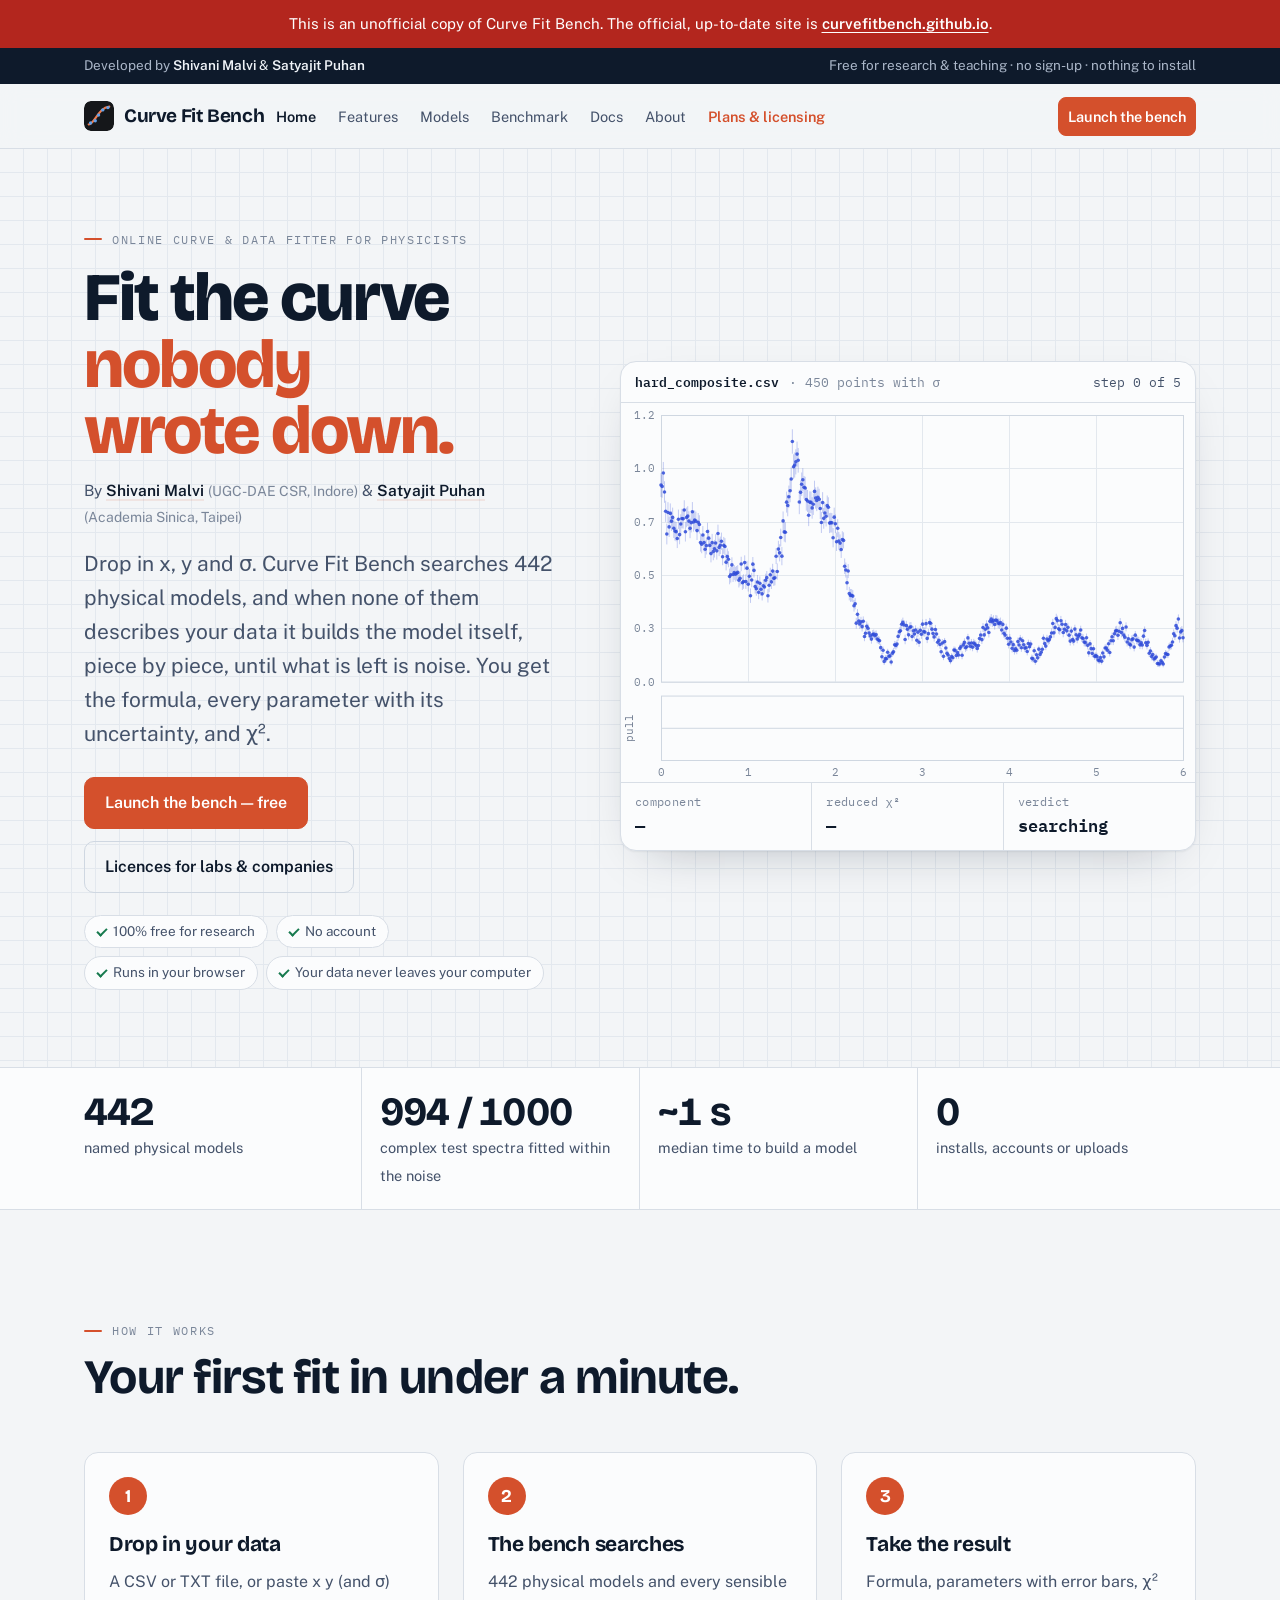
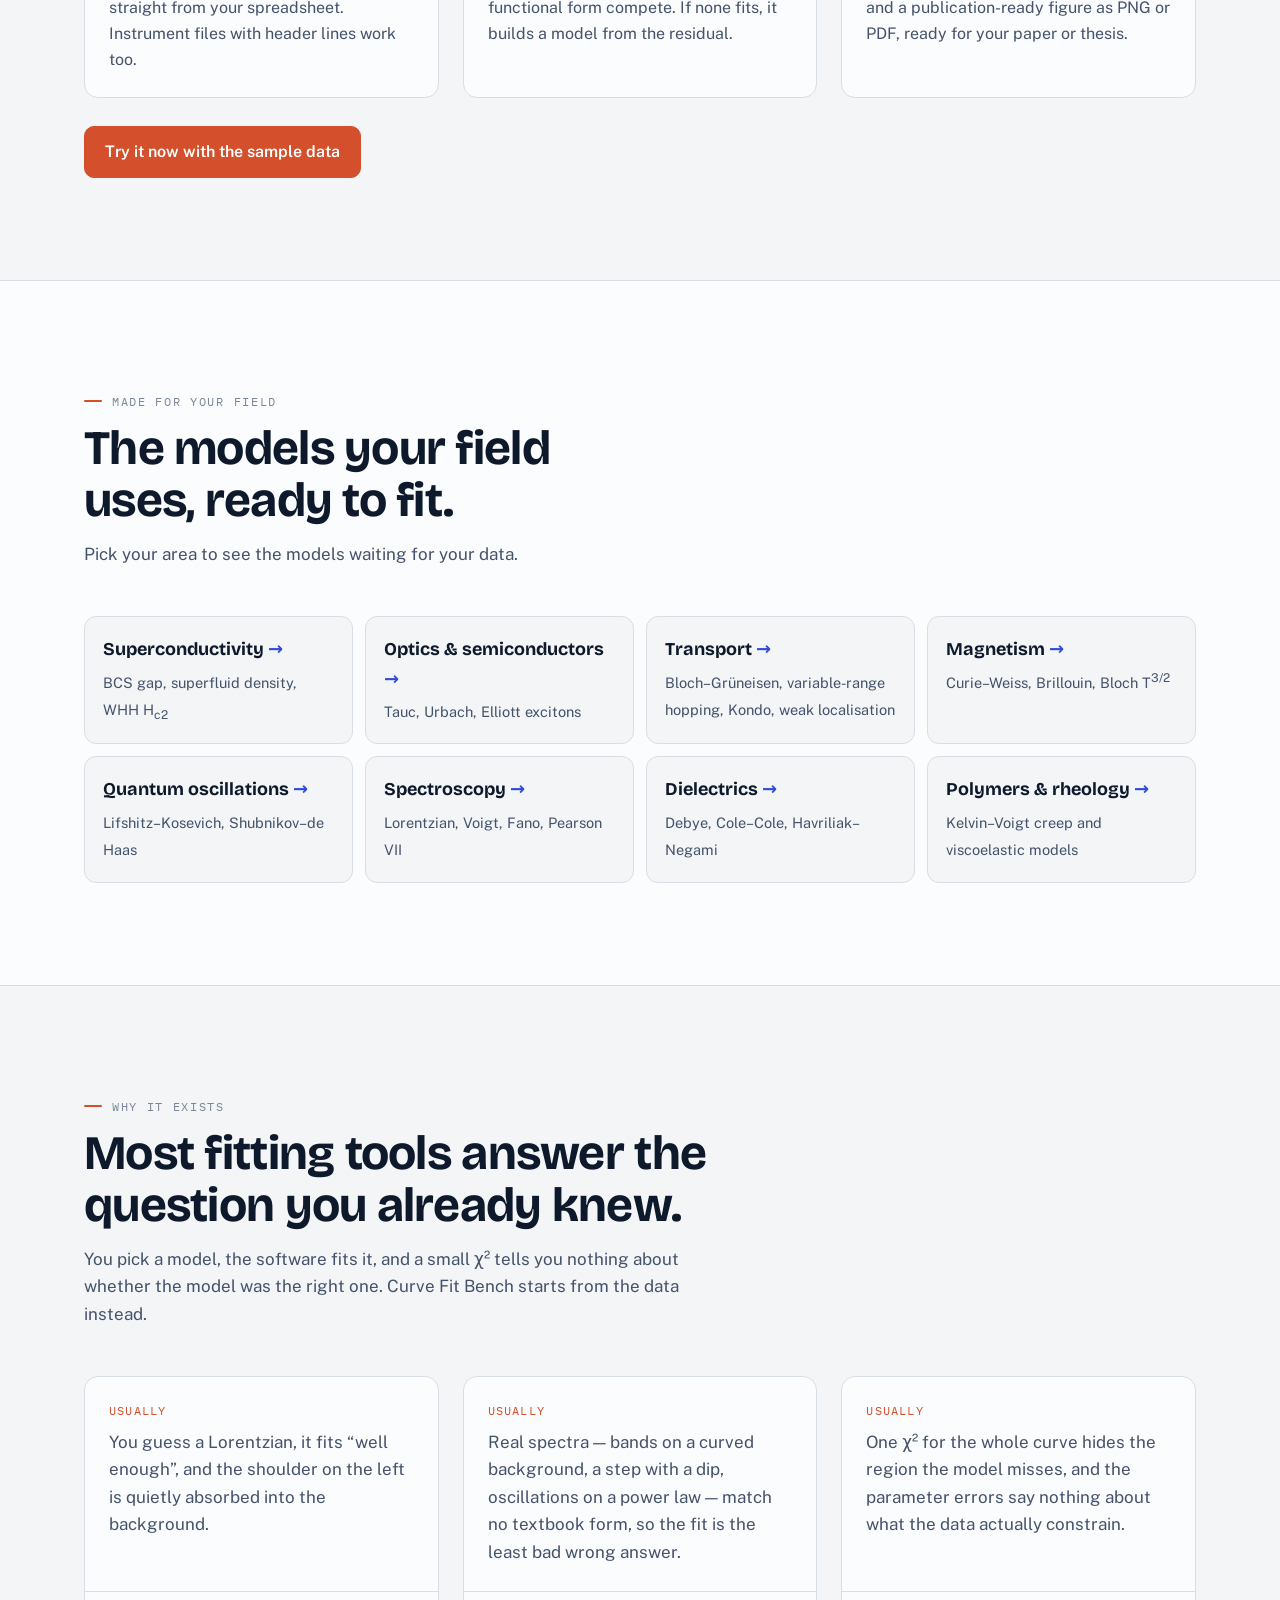
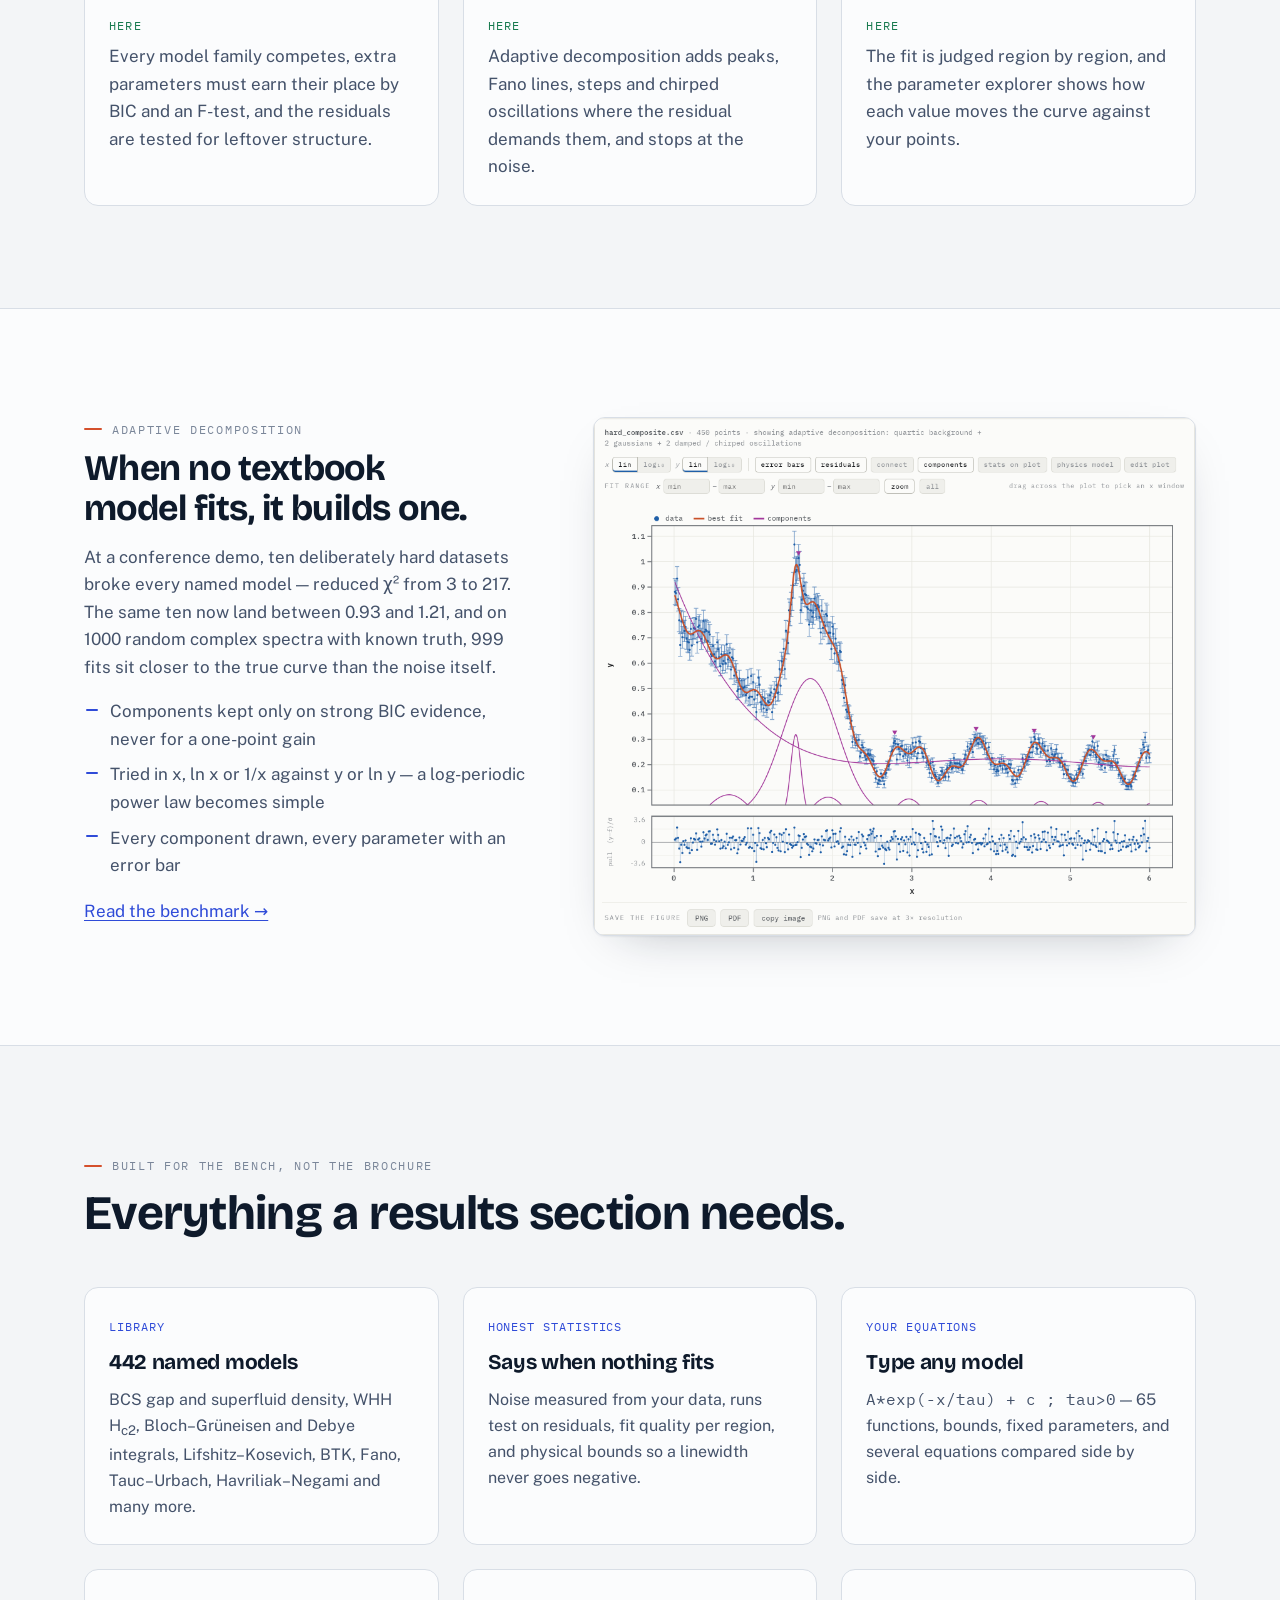
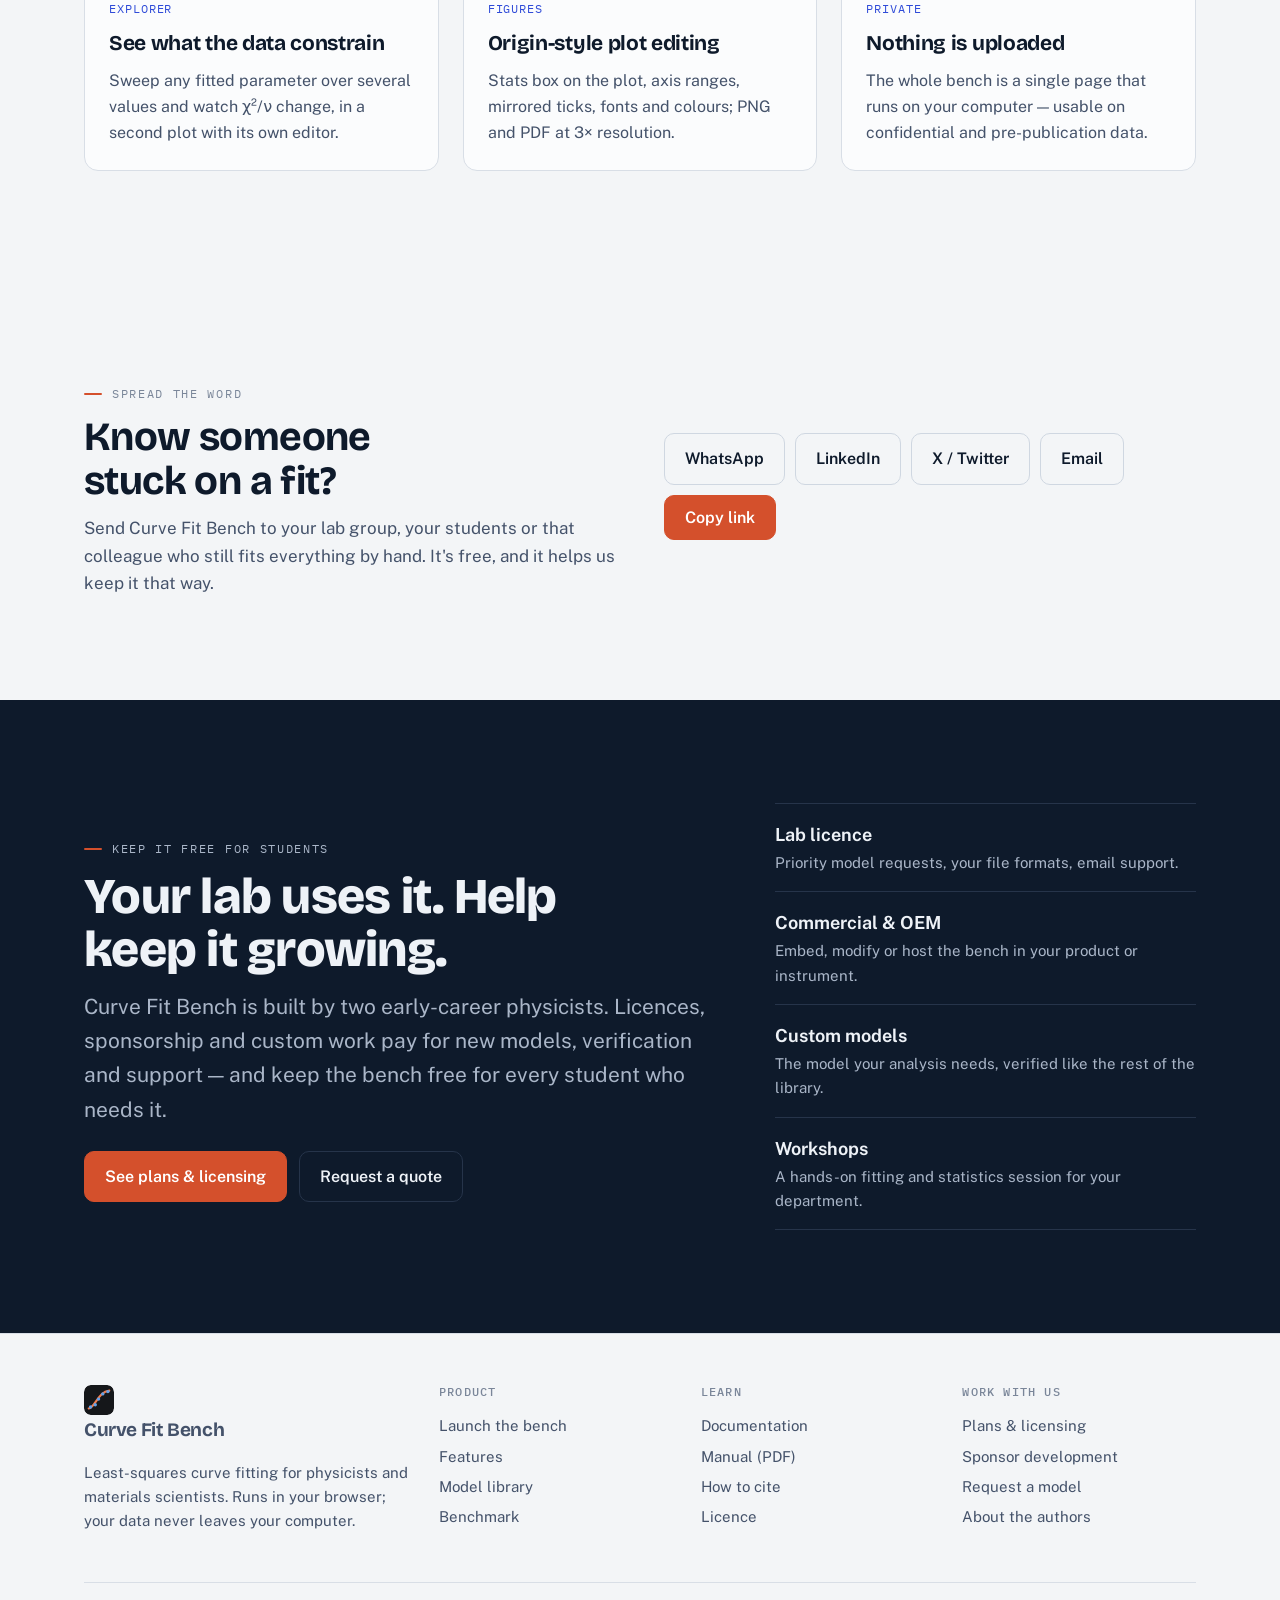
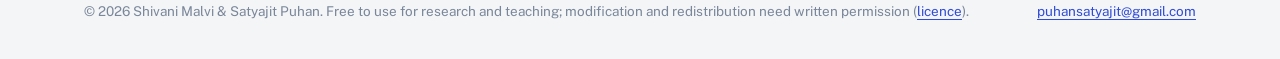
<file: index.html>
<!doctype html>
<html lang="en">
<head>
<meta charset="utf-8">
<meta name="viewport" content="width=device-width, initial-scale=1, viewport-fit=cover">
<meta http-equiv="Content-Security-Policy" content="default-src 'none'; script-src 'self'; style-src 'self' 'unsafe-inline'; img-src 'self' data:; font-src 'self'; connect-src 'none'; media-src 'none'; object-src 'none'; frame-src 'none'; worker-src 'none'; manifest-src 'self'; base-uri 'none'; form-action 'none'; upgrade-insecure-requests">
<meta name="referrer" content="strict-origin-when-cross-origin">
<title>Curve Fit Bench — free online curve fitter and data fitter</title>
<meta name="description" content="Free online curve fitter and data fitting tool for physicists: least-squares fitting with 442 physical models and adaptive decomposition for complex data. By Shivani Malvi and Satyajit Puhan.">
<link rel="icon" href="assets/img/logo.svg" type="image/svg+xml">
<link rel="canonical" href="https://curvefitbench.github.io/">
<meta property="og:type" content="website">
<meta property="og:title" content="Curve Fit Bench — free online curve fitter and data fitter">
<meta property="og:description" content="Free online curve fitter and data fitting tool for physicists: least-squares fitting with 442 physical models and adaptive decomposition for complex data. By Shivani Malvi and Satyajit Puhan.">
<meta property="og:image" content="https://curvefitbench.github.io/assets/img/complex-fit.png">
<meta property="og:site_name" content="Curve Fit Bench">
<meta name="twitter:card" content="summary_large_image">
<meta name="author" content="Shivani Malvi, Satyajit Puhan">
<meta name="keywords" content="curve fitting, data fitter, curve fitter, online curve fitting, online data fitting, fit data online, free curve fitting software, least squares, nonlinear fit, nonlinear regression, physics data analysis, condensed matter, materials science, spectroscopy fitting, peak fitting, BCS fit, Tauc plot, online fitting tool">
<script type="application/ld+json">{"@context": "https://schema.org", "@type": "SoftwareApplication", "name": "Curve Fit Bench", "alternateName": ["Online curve fitter", "Online data fitter"], "isAccessibleForFree": true, "applicationCategory": "ScientificApplication", "operatingSystem": "Any (web browser)", "url": "https://curvefitbench.github.io/", "description": "Free in-browser least-squares curve fitting with 442 physical models and automatic model selection.", "offers": {"@type": "Offer", "price": "0", "priceCurrency": "USD"}, "author": [{"@type": "Person", "name": "Shivani Malvi"}, {"@type": "Person", "name": "Satyajit Puhan"}]}</script>
<link rel="stylesheet" href="assets/fonts/site-fonts.css">
<link rel="stylesheet" href="assets/site.css">
</head>
<body>
<a class="skip" href="#main">Skip to content</a>
<div class="topbar">
  <div class="wrap">
    <span>Developed by <a href="about.html"><b>Shivani Malvi</b> &amp; <b>Satyajit Puhan</b></a></span>
    <span class="tb-r">Free for research &amp; teaching · no sign-up · nothing to install</span>
  </div>
</div>
<header class="site-head">
  <div class="wrap">
    <a class="brand" href="index.html"><img src="assets/img/logo.svg" alt="">Curve Fit Bench</a>
    <button class="menu-btn" type="button" aria-expanded="false" aria-controls="site-nav">Menu</button>
    <nav class="nav" id="site-nav" aria-label="Main">
      <a href="index.html" aria-current="page">Home</a><a href="features.html">Features</a><a href="models.html">Models</a><a href="benchmark.html">Benchmark</a><a href="docs.html">Docs</a><a href="about.html">About</a>
      <a class="plans" href="plans.html">Plans &amp; licensing</a>
      <a class="btn btn-primary btn-sm" href="app/">Launch the bench</a>
    </nav>
  </div>
</header>
<main id="main">
<section class="hero">
  <div class="wrap">
    <div>
      <span class="eyebrow">Online curve &amp; data fitter for physicists</span>
      <h1>Fit the curve <span class="fit">nobody wrote down.</span></h1>
      <p class="byline">By <a href="about.html">Shivani Malvi</a> <span>(UGC-DAE CSR, Indore)</span> &amp; <a href="about.html">Satyajit Puhan</a> <span>(Academia Sinica, Taipei)</span></p>
      <p class="lead">Drop in x, y and σ. Curve Fit Bench searches 442 physical models, and when none of them describes your data it builds the model itself, piece by piece, until what is left is noise. You get the formula, every parameter with its uncertainty, and χ².</p>
      <div class="btn-row">
        <a class="btn btn-primary" href="app/">Launch the bench — free</a>
        <a class="btn btn-ghost" href="plans.html">Licences for labs &amp; companies</a>
      </div>
      <ul class="badges" aria-label="Highlights">
        <li>100% free for research</li><li>No account</li><li>Runs in your browser</li><li>Your data never leaves your computer</li>
      </ul>
    </div>
    <figure class="scope" style="margin:0" aria-label="Animation: a model being built for a complex dataset, one component at a time">
      <div class="scope-bar"><b>hard_composite.csv</b> · 450 points with σ <span class="step" id="scope-step">step 0</span></div>
      <canvas id="scope" width="720" height="475"></canvas>
      <div class="scope-read">
        <div>component<b id="scope-comp">—</b></div>
        <div>reduced χ²<b id="scope-red">—</b></div>
        <div>verdict<b id="scope-verdict">searching</b></div>
      </div>
    </figure>
  </div>
</section>

<div class="strip">
  <div class="wrap">
    <div><b>442</b><span>named physical models</span></div>
    <div><b>994 / 1000</b><span>complex test spectra fitted within the noise</span></div>
    <div><b>~1 s</b><span>median time to build a model</span></div>
    <div><b>0</b><span>installs, accounts or uploads</span></div>
  </div>
</div>

<section>
  <div class="wrap">
    <div class="sec-head">
      <span class="eyebrow">How it works</span>
      <h2>Your first fit in under a minute.</h2>
    </div>
    <ol class="steps">
      <li><span class="num">1</span><h3>Drop in your data</h3><p>A CSV or TXT file, or paste x&nbsp;y (and σ) straight from your spreadsheet. Instrument files with header lines work too.</p></li>
      <li><span class="num">2</span><h3>The bench searches</h3><p>442 physical models and every sensible functional form compete. If none fits, it builds a model from the residual.</p></li>
      <li><span class="num">3</span><h3>Take the result</h3><p>Formula, parameters with error bars, χ² and a publication-ready figure as PNG or PDF, ready for your paper or thesis.</p></li>
    </ol>
    <div class="btn-row" style="margin-top:28px"><a class="btn btn-primary" href="app/">Try it now with the sample data</a></div>
  </div>
</section>

<section class="paper">
  <div class="wrap">
    <div class="sec-head">
      <span class="eyebrow">Made for your field</span>
      <h2>The models your field uses, ready to fit.</h2>
      <p>Pick your area to see the models waiting for your data.</p>
    </div>
    <div class="fields">
      <a href="models.html#Superconductivity"><b>Superconductivity</b><span>BCS gap, superfluid density, WHH H<sub>c2</sub></span></a>
      <a href="models.html#Optical%20%26%20semiconductor"><b>Optics &amp; semiconductors</b><span>Tauc, Urbach, Elliott excitons</span></a>
      <a href="models.html#Transport"><b>Transport</b><span>Bloch–Grüneisen, variable-range hopping, Kondo, weak localisation</span></a>
      <a href="models.html#Magnetism"><b>Magnetism</b><span>Curie–Weiss, Brillouin, Bloch T<sup>3/2</sup></span></a>
      <a href="models.html#Quantum%20oscillations"><b>Quantum oscillations</b><span>Lifshitz–Kosevich, Shubnikov–de Haas</span></a>
      <a href="models.html#Line%20shapes"><b>Spectroscopy</b><span>Lorentzian, Voigt, Fano, Pearson VII</span></a>
      <a href="models.html#Dielectric%20%26%20impedance"><b>Dielectrics</b><span>Debye, Cole–Cole, Havriliak–Negami</span></a>
      <a href="models.html#Polymers%20%26%20rheology"><b>Polymers &amp; rheology</b><span>Kelvin–Voigt creep and viscoelastic models</span></a>
    </div>
  </div>
</section>

<section>
  <div class="wrap">
    <div class="sec-head">
      <span class="eyebrow">Why it exists</span>
      <h2>Most fitting tools answer the question you already knew.</h2>
      <p>You pick a model, the software fits it, and a small χ² tells you nothing about whether the model was the right one. Curve Fit Bench starts from the data instead.</p>
    </div>
    <div class="grid-3">
      <div class="pa stack"><div><span class="k no">Usually</span><p>You guess a Lorentzian, it fits “well enough”, and the shoulder on the left is quietly absorbed into the background.</p></div><div><span class="k yes">Here</span><p>Every model family competes, extra parameters must earn their place by BIC and an F-test, and the residuals are tested for leftover structure.</p></div></div>
      <div class="pa stack"><div><span class="k no">Usually</span><p>Real spectra — bands on a curved background, a step with a dip, oscillations on a power law — match no textbook form, so the fit is the least bad wrong answer.</p></div><div><span class="k yes">Here</span><p>Adaptive decomposition adds peaks, Fano lines, steps and chirped oscillations where the residual demands them, and stops at the noise.</p></div></div>
      <div class="pa stack"><div><span class="k no">Usually</span><p>One χ² for the whole curve hides the region the model misses, and the parameter errors say nothing about what the data actually constrain.</p></div><div><span class="k yes">Here</span><p>The fit is judged region by region, and the parameter explorer shows how each value moves the curve against your points.</p></div></div>
    </div>
  </div>
</section>

<section class="paper">
  <div class="wrap">
    <div class="feature">
      <div class="txt">
        <span class="eyebrow">Adaptive decomposition</span>
        <h3>When no textbook model fits, it builds one.</h3>
        <p>At a conference demo, ten deliberately hard datasets broke every named model — reduced χ² from 3 to 217. The same ten now land between 0.93 and 1.21, and on 1000 random complex spectra with known truth, 999 fits sit closer to the true curve than the noise itself.</p>
        <ul class="ticks">
          <li>Components kept only on strong BIC evidence, never for a one-point gain</li>
          <li>Tried in x, ln x or 1/x against y or ln y — a log-periodic power law becomes simple</li>
          <li>Every component drawn, every parameter with an error bar</li>
        </ul>
        <p style="margin-top:18px"><a href="benchmark.html">Read the benchmark →</a></p>
      </div>
      <img class="shot" src="assets/img/complex-fit.png" alt="The hardest benchmark dataset fitted, with its components drawn and residuals that scatter randomly about zero" loading="lazy">
    </div>
  </div>
</section>

<section>
  <div class="wrap">
    <div class="sec-head">
      <span class="eyebrow">Built for the bench, not the brochure</span>
      <h2>Everything a results section needs.</h2>
    </div>
    <div class="grid-3">
      <div class="card"><span class="tag">Library</span><h3>442 named models</h3><p>BCS gap and superfluid density, WHH H<sub>c2</sub>, Bloch–Grüneisen and Debye integrals, Lifshitz–Kosevich, BTK, Fano, Tauc–Urbach, Havriliak–Negami and many more.</p></div>
      <div class="card"><span class="tag">Honest statistics</span><h3>Says when nothing fits</h3><p>Noise measured from your data, runs test on residuals, fit quality per region, and physical bounds so a linewidth never goes negative.</p></div>
      <div class="card"><span class="tag">Your equations</span><h3>Type any model</h3><p><code>A*exp(-x/tau) + c ; tau&gt;0</code> — 65 functions, bounds, fixed parameters, and several equations compared side by side.</p></div>
      <div class="card"><span class="tag">Explorer</span><h3>See what the data constrain</h3><p>Sweep any fitted parameter over several values and watch χ²/ν change, in a second plot with its own editor.</p></div>
      <div class="card"><span class="tag">Figures</span><h3>Origin-style plot editing</h3><p>Stats box on the plot, axis ranges, mirrored ticks, fonts and colours; PNG and PDF at 3× resolution.</p></div>
      <div class="card"><span class="tag">Private</span><h3>Nothing is uploaded</h3><p>The whole bench is a single page that runs on your computer — usable on confidential and pre-publication data.</p></div>
    </div>
  </div>
</section>

<section class="share">
  <div class="wrap">
    <div>
      <span class="eyebrow">Spread the word</span>
      <h2>Know someone stuck on a fit?</h2>
      <p>Send Curve Fit Bench to your lab group, your students or that colleague who still fits everything by hand. It's free, and it helps us keep it that way.</p>
    </div>
    <div class="share-btns">
      <a class="btn btn-ghost" target="_blank" rel="noopener noreferrer" href="https://wa.me/?text=Curve%20Fit%20Bench%3A%20free%20curve%20fitting%20for%20physicists%2C%20with%20440%2B%20physics%20models%2C%20in%20the%20browser%20https%3A//curvefitbench.github.io/">WhatsApp</a>
      <a class="btn btn-ghost" target="_blank" rel="noopener noreferrer" href="https://www.linkedin.com/sharing/share-offsite/?url=https%3A//curvefitbench.github.io/">LinkedIn</a>
      <a class="btn btn-ghost" target="_blank" rel="noopener noreferrer" href="https://x.com/intent/post?text=Curve%20Fit%20Bench%3A%20free%20curve%20fitting%20for%20physicists%2C%20with%20440%2B%20physics%20models%2C%20in%20the%20browser&amp;url=https%3A//curvefitbench.github.io/">X / Twitter</a>
      <a class="btn btn-ghost" href="mailto:?subject=Curve%20Fit%20Bench%20-%20free%20curve%20fitting&amp;body=Curve%20Fit%20Bench%3A%20free%20curve%20fitting%20for%20physicists%2C%20with%20440%2B%20physics%20models%2C%20in%20the%20browser%0Ahttps%3A//curvefitbench.github.io/">Email</a>
      <button class="btn btn-primary" type="button" data-share="https://curvefitbench.github.io/">Copy link</button>
    </div>
  </div>
</section>

<section class="band cta-band">
  <div class="wrap">
    <div>
      <span class="eyebrow">Keep it free for students</span>
      <h2>Your lab uses it. Help keep it growing.</h2>
      <p class="lead">Curve Fit Bench is built by two early-career physicists. Licences, sponsorship and custom work pay for new models, verification and support — and keep the bench free for every student who needs it.</p>
      <div class="btn-row" style="margin-top:24px">
        <a class="btn btn-primary" href="plans.html">See plans &amp; licensing</a>
        <a class="btn btn-ghost" href="mailto:puhansatyajit@gmail.com?subject=Curve%20Fit%20Bench%20-%20quote%20request">Request a quote</a>
      </div>
    </div>
    <div class="offer-list">
      <div><h3>Lab licence</h3><p>Priority model requests, your file formats, email support.</p></div>
      <div><h3>Commercial &amp; OEM</h3><p>Embed, modify or host the bench in your product or instrument.</p></div>
      <div><h3>Custom models</h3><p>The model your analysis needs, verified like the rest of the library.</p></div>
      <div><h3>Workshops</h3><p>A hands-on fitting and statistics session for your department.</p></div>
    </div>
  </div>
</section>

</main>
<footer class="site-foot">
  <div class="wrap">
    <div class="foot-grid">
      <div>
        <a class="brand" href="index.html"><img src="assets/img/logo.svg" alt="">Curve Fit Bench</a>
        <p style="margin-top:12px;max-width:40ch">Least-squares curve fitting for physicists and materials scientists. Runs in your browser; your data never leaves your computer.</p>
      </div>
      <div><h4>Product</h4><a href="app/">Launch the bench</a><a href="features.html">Features</a><a href="models.html">Model library</a><a href="benchmark.html">Benchmark</a></div>
      <div><h4>Learn</h4><a href="docs.html">Documentation</a><a href="assets/curve-fit-bench-manual.pdf">Manual (PDF)</a><a href="about.html#cite">How to cite</a><a href="about.html#licence">Licence</a></div>
      <div><h4>Work with us</h4><a href="plans.html">Plans &amp; licensing</a><a href="plans.html#sponsor">Sponsor development</a><a href="mailto:puhansatyajit@gmail.com?subject=Curve%20Fit%20Bench%20-%20custom%20model">Request a model</a><a href="about.html">About the authors</a></div>
    </div>
    <div class="foot-legal">
      <span>© 2026 Shivani Malvi &amp; Satyajit Puhan. Free to use for research and teaching; modification and redistribution need written permission (<a href="about.html#licence">licence</a>).</span>
      <span><a href="mailto:puhansatyajit@gmail.com">puhansatyajit@gmail.com</a></span>
    </div>
  </div>
</footer>
<script src="assets/hero-data.js" defer></script>
<script src="assets/site.js" defer></script>
</body>
</html>
</file>
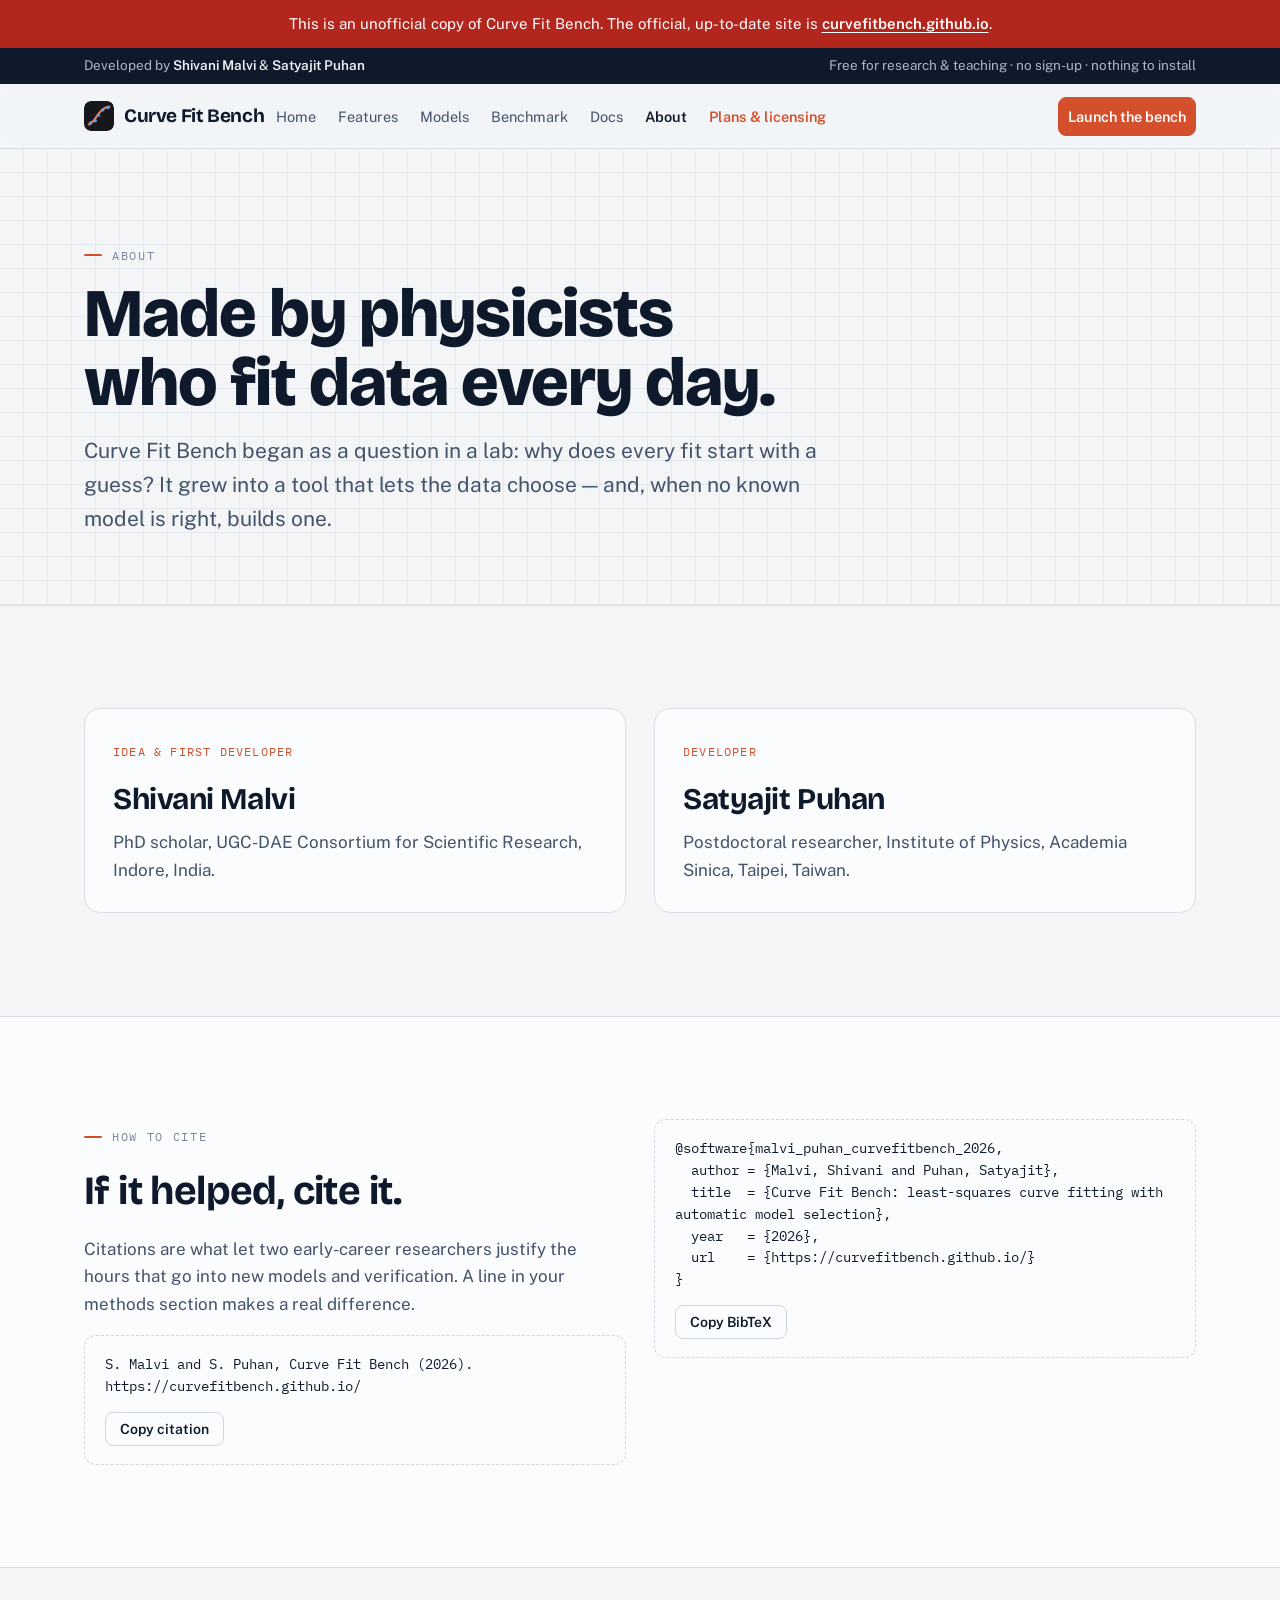
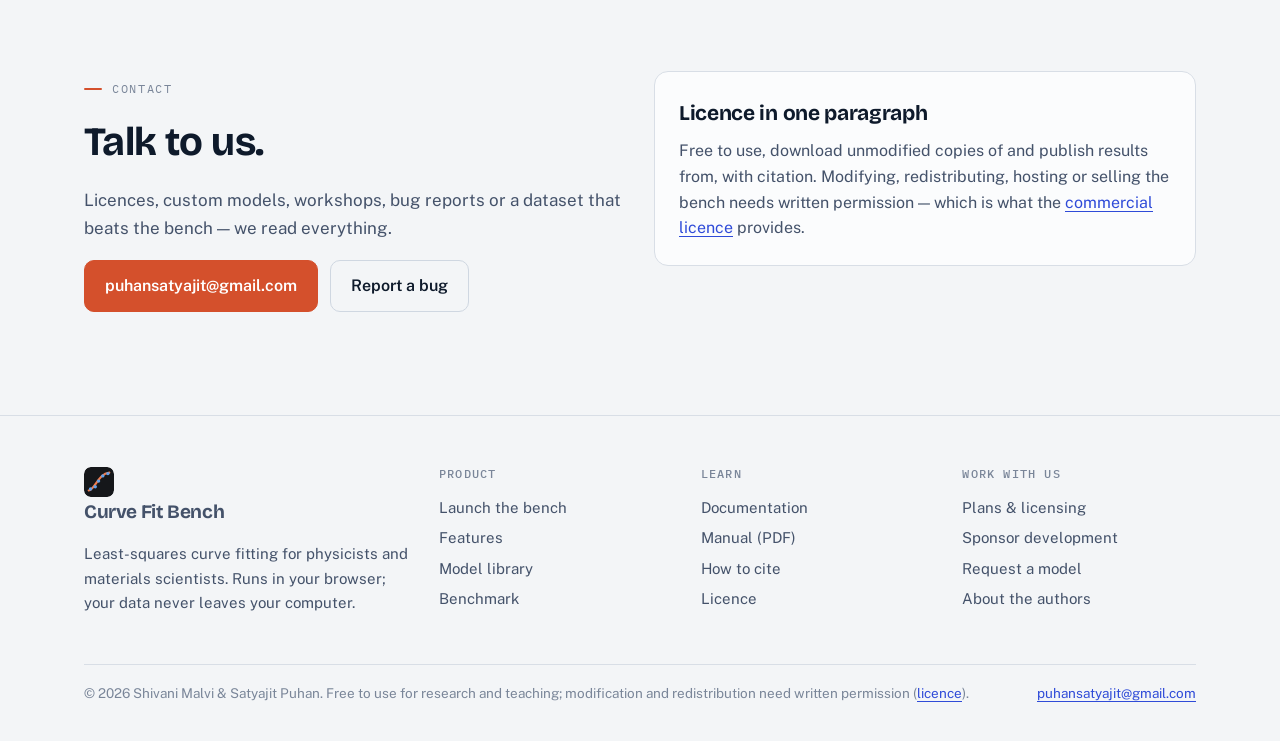
<file: about.html>
<!doctype html>
<html lang="en">
<head>
<meta charset="utf-8">
<meta name="viewport" content="width=device-width, initial-scale=1, viewport-fit=cover">
<meta http-equiv="Content-Security-Policy" content="default-src 'none'; script-src 'self'; style-src 'self' 'unsafe-inline'; img-src 'self' data:; font-src 'self'; connect-src 'none'; media-src 'none'; object-src 'none'; frame-src 'none'; worker-src 'none'; manifest-src 'self'; base-uri 'none'; form-action 'none'; upgrade-insecure-requests">
<meta name="referrer" content="strict-origin-when-cross-origin">
<title>About · Curve Fit Bench</title>
<meta name="description" content="The authors, how to cite Curve Fit Bench, and how to contact us.">
<link rel="icon" href="assets/img/logo.svg" type="image/svg+xml">
<link rel="canonical" href="https://curvefitbench.github.io/about.html">
<meta property="og:type" content="website">
<meta property="og:title" content="About · Curve Fit Bench">
<meta property="og:description" content="The authors, how to cite Curve Fit Bench, and how to contact us.">
<meta property="og:image" content="https://curvefitbench.github.io/assets/img/complex-fit.png">
<meta property="og:site_name" content="Curve Fit Bench">
<meta name="twitter:card" content="summary_large_image">
<meta name="author" content="Shivani Malvi, Satyajit Puhan">
<meta name="keywords" content="curve fitting, data fitter, curve fitter, online curve fitting, online data fitting, fit data online, free curve fitting software, least squares, nonlinear fit, nonlinear regression, physics data analysis, condensed matter, materials science, spectroscopy fitting, peak fitting, BCS fit, Tauc plot, online fitting tool">
<link rel="stylesheet" href="assets/fonts/site-fonts.css">
<link rel="stylesheet" href="assets/site.css">
</head>
<body>
<a class="skip" href="#main">Skip to content</a>
<div class="topbar">
  <div class="wrap">
    <span>Developed by <a href="about.html"><b>Shivani Malvi</b> &amp; <b>Satyajit Puhan</b></a></span>
    <span class="tb-r">Free for research &amp; teaching · no sign-up · nothing to install</span>
  </div>
</div>
<header class="site-head">
  <div class="wrap">
    <a class="brand" href="index.html"><img src="assets/img/logo.svg" alt="">Curve Fit Bench</a>
    <button class="menu-btn" type="button" aria-expanded="false" aria-controls="site-nav">Menu</button>
    <nav class="nav" id="site-nav" aria-label="Main">
      <a href="index.html">Home</a><a href="features.html">Features</a><a href="models.html">Models</a><a href="benchmark.html">Benchmark</a><a href="docs.html">Docs</a><a href="about.html" aria-current="page">About</a>
      <a class="plans" href="plans.html">Plans &amp; licensing</a>
      <a class="btn btn-primary btn-sm" href="app/">Launch the bench</a>
    </nav>
  </div>
</header>
<main id="main">
<section class="page-hero">
  <div class="wrap">
    <span class="eyebrow">About</span>
    <h1>Made by physicists who fit data every day.</h1>
    <p class="lead">Curve Fit Bench began as a question in a lab: why does every fit start with a guess? It grew into a tool that lets the data choose — and, when no known model is right, builds one.</p>
  </div>
</section>
<section>
  <div class="wrap">
    <div class="grid-2">
      <div class="person"><span class="role">Idea &amp; first developer</span><h3>Shivani Malvi</h3><p>PhD scholar, UGC-DAE Consortium for Scientific Research, Indore, India.</p></div>
      <div class="person"><span class="role">Developer</span><h3>Satyajit Puhan</h3><p>Postdoctoral researcher, Institute of Physics, Academia Sinica, Taipei, Taiwan.</p></div>
    </div>
  </div>
</section>
<section class="paper" id="cite">
  <div class="wrap grid-2" style="align-items:start">
    <div>
      <span class="eyebrow">How to cite</span>
      <h2 style="font-size:clamp(28px,3.6vw,40px);margin:12px 0 12px">If it helped, cite it.</h2>
      <p style="color:var(--ink-2)">Citations are what let two early-career researchers justify the hours that go into new models and verification. A line in your methods section makes a real difference.</p>
      <div class="cite" style="margin-top:16px"><pre id="cite-plain">S. Malvi and S. Puhan, Curve Fit Bench (2026). https://curvefitbench.github.io/</pre><button class="btn btn-ghost btn-sm" type="button" data-copy="#cite-plain">Copy citation</button></div>
    </div>
    <div class="cite"><pre id="cite-bib">@software{malvi_puhan_curvefitbench_2026,
  author = {Malvi, Shivani and Puhan, Satyajit},
  title  = {Curve Fit Bench: least-squares curve fitting with automatic model selection},
  year   = {2026},
  url    = {https://curvefitbench.github.io/}
}</pre><button class="btn btn-ghost btn-sm" type="button" data-copy="#cite-bib">Copy BibTeX</button></div>
  </div>
</section>
<section>
  <div class="wrap grid-2" style="align-items:start">
    <div>
      <span class="eyebrow">Contact</span>
      <h2 style="font-size:clamp(28px,3.6vw,40px);margin:12px 0 12px">Talk to us.</h2>
      <p style="color:var(--ink-2)">Licences, custom models, workshops, bug reports or a dataset that beats the bench — we read everything.</p>
      <div class="btn-row" style="margin-top:18px"><a class="btn btn-primary" href="mailto:puhansatyajit@gmail.com">puhansatyajit@gmail.com</a><a class="btn btn-ghost" href="mailto:puhansatyajit@gmail.com?subject=Curve%20Fit%20Bench%20-%20bug%20report&amp;body=What%20happened%3A%0A%0AWhat%20you%20expected%3A%0A%0ABrowser%3A%0A">Report a bug</a></div>
    </div>
    <div class="card" id="licence">
      <h3>Licence in one paragraph</h3>
      <p>Free to use, download unmodified copies of and publish results from, with citation. Modifying, redistributing, hosting or selling the bench needs written permission — which is what the <a href="plans.html">commercial licence</a> provides.</p>
    </div>
  </div>
</section>
</main>
<footer class="site-foot">
  <div class="wrap">
    <div class="foot-grid">
      <div>
        <a class="brand" href="index.html"><img src="assets/img/logo.svg" alt="">Curve Fit Bench</a>
        <p style="margin-top:12px;max-width:40ch">Least-squares curve fitting for physicists and materials scientists. Runs in your browser; your data never leaves your computer.</p>
      </div>
      <div><h4>Product</h4><a href="app/">Launch the bench</a><a href="features.html">Features</a><a href="models.html">Model library</a><a href="benchmark.html">Benchmark</a></div>
      <div><h4>Learn</h4><a href="docs.html">Documentation</a><a href="assets/curve-fit-bench-manual.pdf">Manual (PDF)</a><a href="about.html#cite">How to cite</a><a href="about.html#licence">Licence</a></div>
      <div><h4>Work with us</h4><a href="plans.html">Plans &amp; licensing</a><a href="plans.html#sponsor">Sponsor development</a><a href="mailto:puhansatyajit@gmail.com?subject=Curve%20Fit%20Bench%20-%20custom%20model">Request a model</a><a href="about.html">About the authors</a></div>
    </div>
    <div class="foot-legal">
      <span>© 2026 Shivani Malvi &amp; Satyajit Puhan. Free to use for research and teaching; modification and redistribution need written permission (<a href="about.html#licence">licence</a>).</span>
      <span><a href="mailto:puhansatyajit@gmail.com">puhansatyajit@gmail.com</a></span>
    </div>
  </div>
</footer>
<script src="assets/site.js" defer></script>
</body>
</html>
</file>
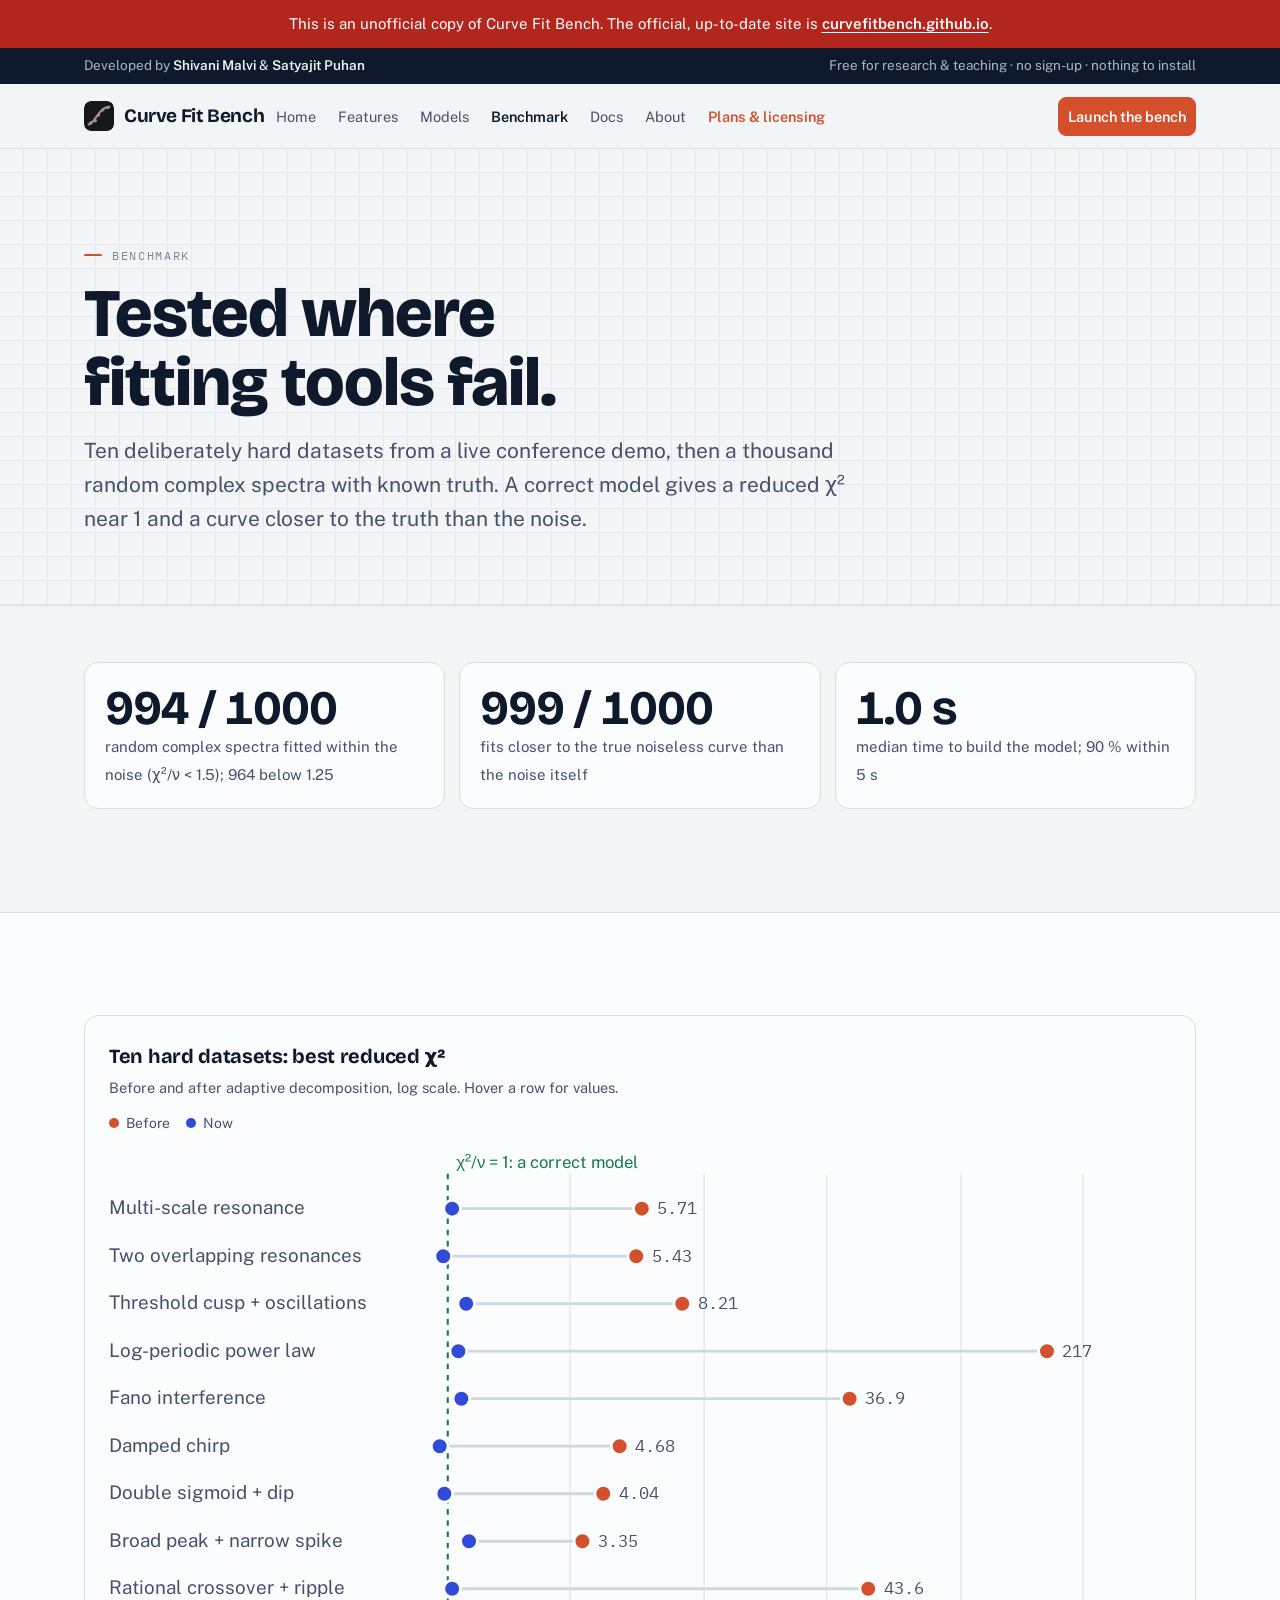
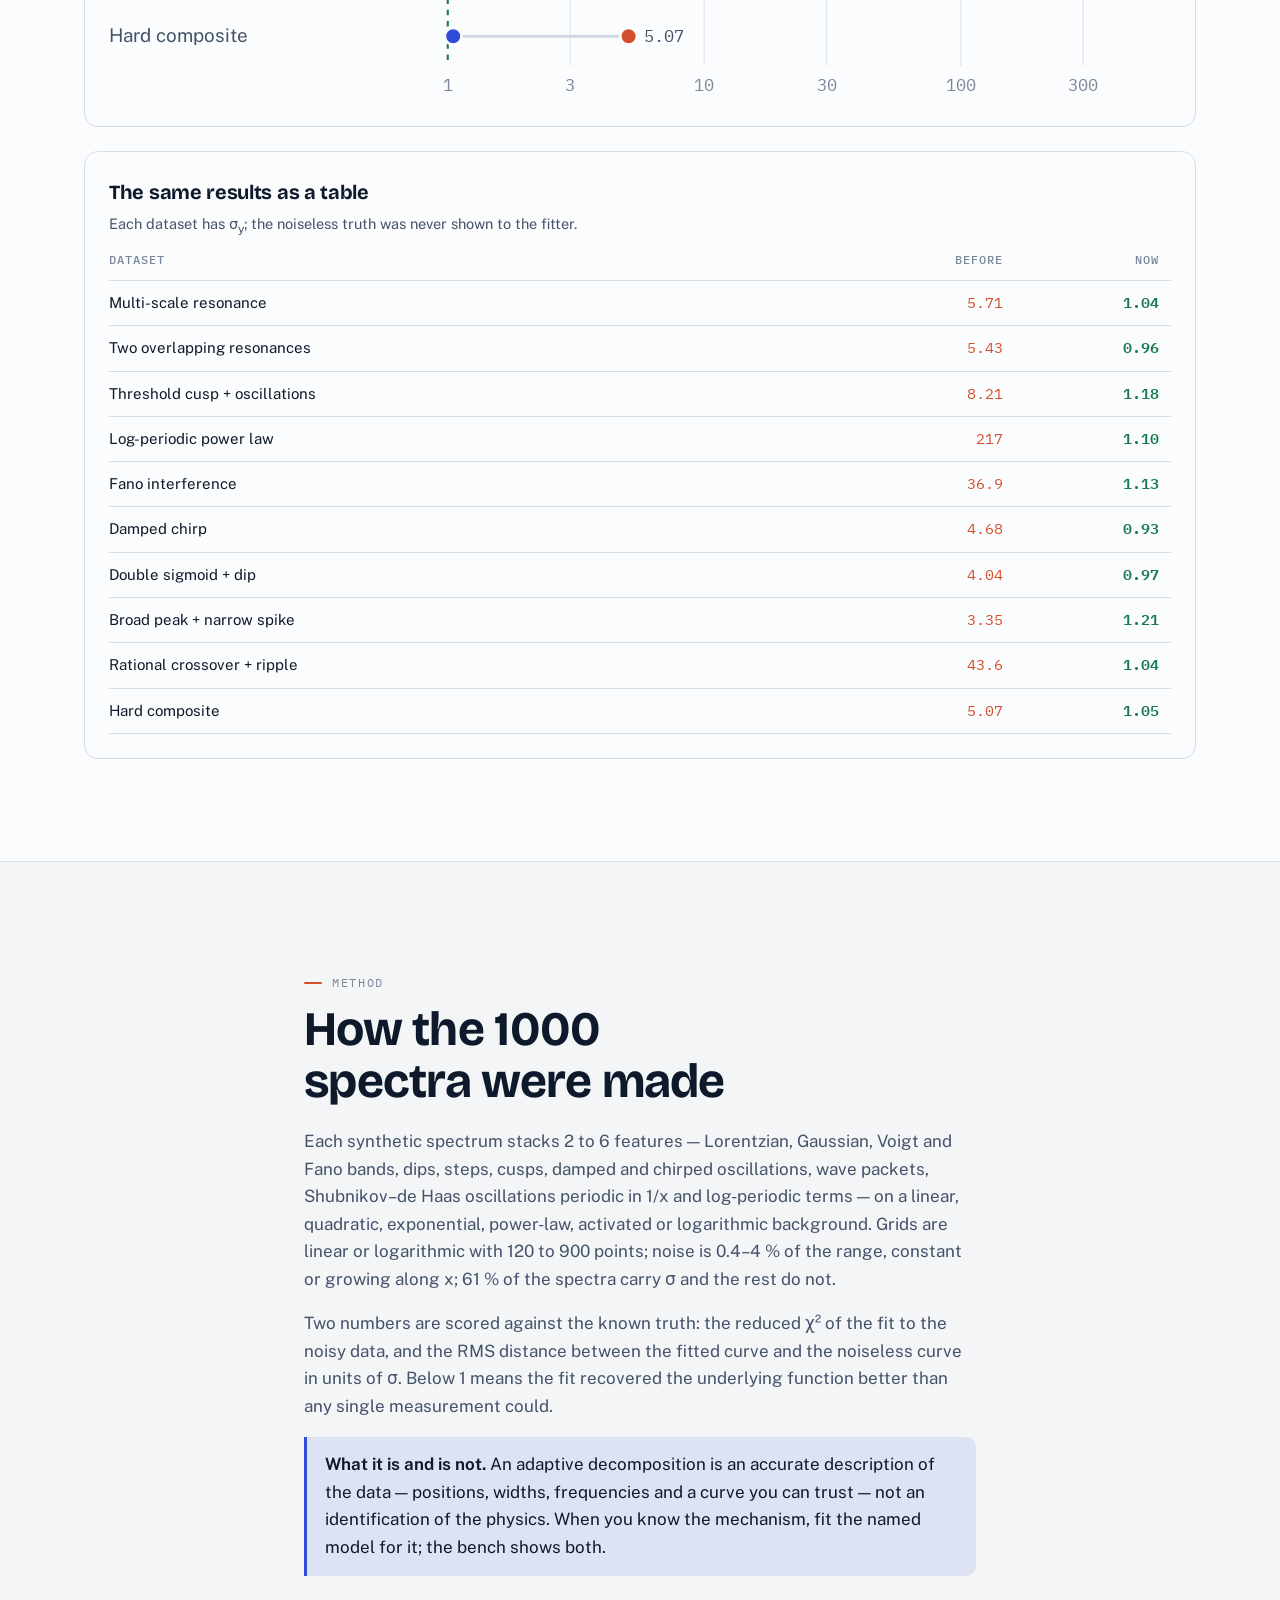
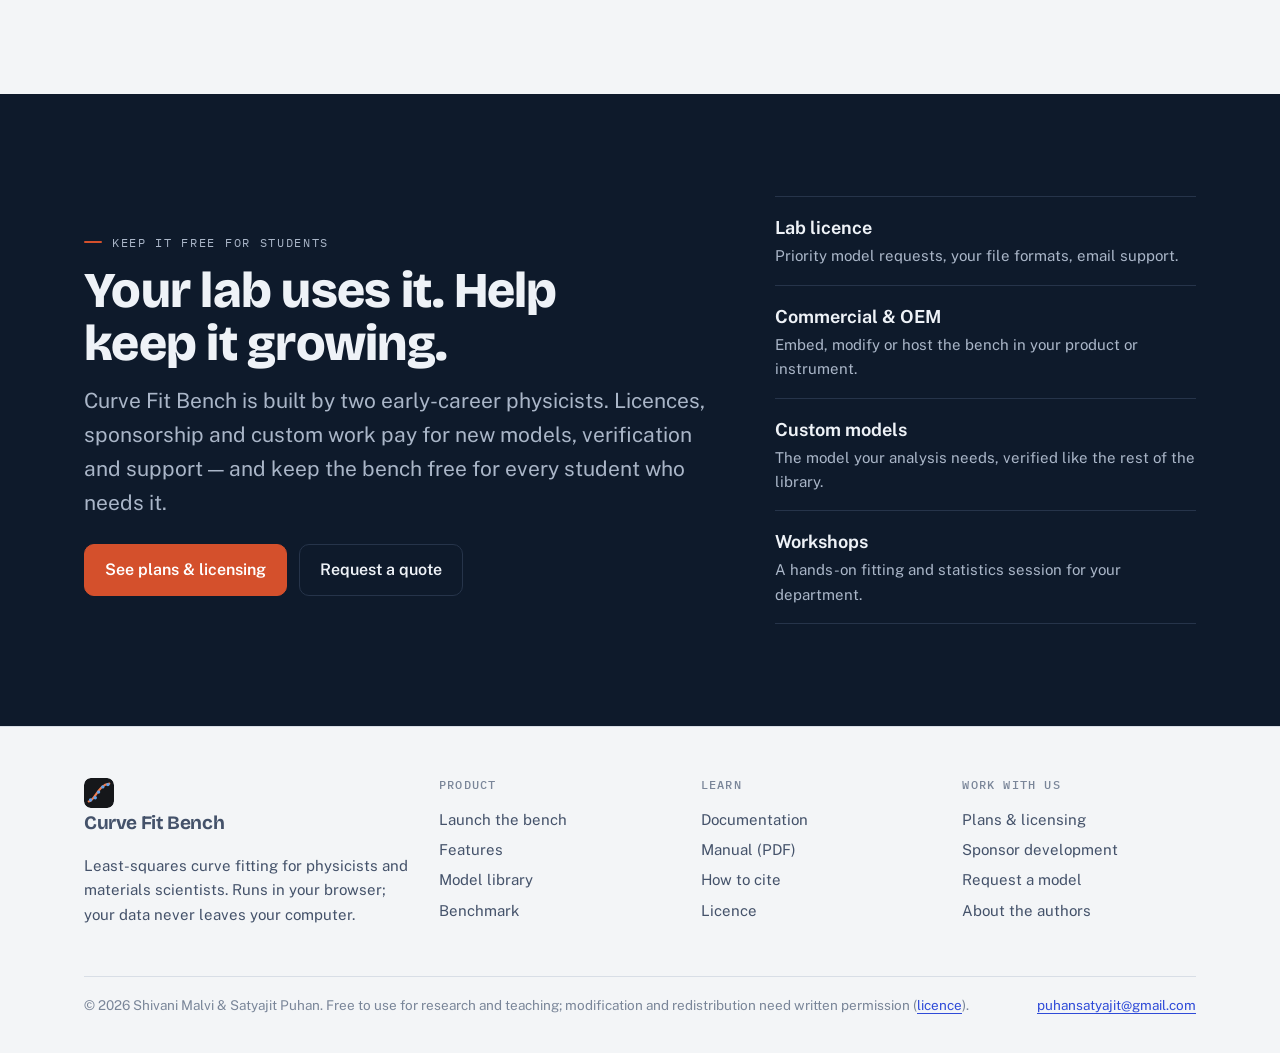
<file: benchmark.html>
<!doctype html>
<html lang="en">
<head>
<meta charset="utf-8">
<meta name="viewport" content="width=device-width, initial-scale=1, viewport-fit=cover">
<meta http-equiv="Content-Security-Policy" content="default-src 'none'; script-src 'self'; style-src 'self' 'unsafe-inline'; img-src 'self' data:; font-src 'self'; connect-src 'none'; media-src 'none'; object-src 'none'; frame-src 'none'; worker-src 'none'; manifest-src 'self'; base-uri 'none'; form-action 'none'; upgrade-insecure-requests">
<meta name="referrer" content="strict-origin-when-cross-origin">
<title>Benchmark · Curve Fit Bench</title>
<meta name="description" content="Ten hard datasets and 1000 random complex spectra with known truth.">
<link rel="icon" href="assets/img/logo.svg" type="image/svg+xml">
<link rel="canonical" href="https://curvefitbench.github.io/benchmark.html">
<meta property="og:type" content="website">
<meta property="og:title" content="Benchmark · Curve Fit Bench">
<meta property="og:description" content="Ten hard datasets and 1000 random complex spectra with known truth.">
<meta property="og:image" content="https://curvefitbench.github.io/assets/img/complex-fit.png">
<meta property="og:site_name" content="Curve Fit Bench">
<meta name="twitter:card" content="summary_large_image">
<meta name="author" content="Shivani Malvi, Satyajit Puhan">
<meta name="keywords" content="curve fitting, data fitter, curve fitter, online curve fitting, online data fitting, fit data online, free curve fitting software, least squares, nonlinear fit, nonlinear regression, physics data analysis, condensed matter, materials science, spectroscopy fitting, peak fitting, BCS fit, Tauc plot, online fitting tool">
<link rel="stylesheet" href="assets/fonts/site-fonts.css">
<link rel="stylesheet" href="assets/site.css">
</head>
<body>
<a class="skip" href="#main">Skip to content</a>
<div class="topbar">
  <div class="wrap">
    <span>Developed by <a href="about.html"><b>Shivani Malvi</b> &amp; <b>Satyajit Puhan</b></a></span>
    <span class="tb-r">Free for research &amp; teaching · no sign-up · nothing to install</span>
  </div>
</div>
<header class="site-head">
  <div class="wrap">
    <a class="brand" href="index.html"><img src="assets/img/logo.svg" alt="">Curve Fit Bench</a>
    <button class="menu-btn" type="button" aria-expanded="false" aria-controls="site-nav">Menu</button>
    <nav class="nav" id="site-nav" aria-label="Main">
      <a href="index.html">Home</a><a href="features.html">Features</a><a href="models.html">Models</a><a href="benchmark.html" aria-current="page">Benchmark</a><a href="docs.html">Docs</a><a href="about.html">About</a>
      <a class="plans" href="plans.html">Plans &amp; licensing</a>
      <a class="btn btn-primary btn-sm" href="app/">Launch the bench</a>
    </nav>
  </div>
</header>
<main id="main">
<section class="page-hero">
  <div class="wrap">
    <span class="eyebrow">Benchmark</span>
    <h1>Tested where fitting tools fail.</h1>
    <p class="lead">Ten deliberately hard datasets from a live conference demo, then a thousand random complex spectra with known truth. A correct model gives a reduced χ² near 1 and a curve closer to the truth than the noise.</p>
  </div>
</section>
<section style="padding-top:clamp(32px,5vw,56px)">
  <div class="wrap">
    <div class="kpis">
      <div class="kpi"><b>994 / 1000</b><span>random complex spectra fitted within the noise (χ²/ν &lt; 1.5); 964 below 1.25</span></div>
      <div class="kpi"><b>999 / 1000</b><span>fits closer to the true noiseless curve than the noise itself</span></div>
      <div class="kpi"><b>1.0 s</b><span>median time to build the model; 90 % within 5 s</span></div>
    </div>
  </div>
</section>
<section class="paper">
  <div class="wrap" style="display:grid;gap:24px">
    <div class="chartcard">
      <h3>Ten hard datasets: best reduced χ²</h3>
      <p class="sub">Before and after adaptive decomposition, log scale. Hover a row for values.</p>
      <div class="legend"><span><i style="background:var(--fit)"></i>Before</span><span><i style="background:var(--data)"></i>Now</span></div>
      <div class="chart-wrap"><div id="bench-chart" data-rows='[["Multi-scale resonance", 5.71, 1.04], ["Two overlapping resonances", 5.43, 0.96], ["Threshold cusp + oscillations", 8.21, 1.18], ["Log-periodic power law", 217, 1.1], ["Fano interference", 36.9, 1.13], ["Damped chirp", 4.68, 0.93], ["Double sigmoid + dip", 4.04, 0.97], ["Broad peak + narrow spike", 3.35, 1.21], ["Rational crossover + ripple", 43.6, 1.04], ["Hard composite", 5.07, 1.05]]'></div><div class="tip" id="bench-tip" hidden></div></div>
    </div>
    <div class="chartcard">
      <h3>The same results as a table</h3>
      <p class="sub">Each dataset has σ<sub>y</sub>; the noiseless truth was never shown to the fitter.</p>
      <div class="tbl-wrap"><table class="data"><thead><tr><th>Dataset</th><th class="n">Before</th><th class="n">Now</th></tr></thead><tbody><tr><td>Multi-scale resonance</td><td class="n bad">5.71</td><td class="n ok">1.04</td></tr><tr><td>Two overlapping resonances</td><td class="n bad">5.43</td><td class="n ok">0.96</td></tr><tr><td>Threshold cusp + oscillations</td><td class="n bad">8.21</td><td class="n ok">1.18</td></tr><tr><td>Log-periodic power law</td><td class="n bad">217</td><td class="n ok">1.10</td></tr><tr><td>Fano interference</td><td class="n bad">36.9</td><td class="n ok">1.13</td></tr><tr><td>Damped chirp</td><td class="n bad">4.68</td><td class="n ok">0.93</td></tr><tr><td>Double sigmoid + dip</td><td class="n bad">4.04</td><td class="n ok">0.97</td></tr><tr><td>Broad peak + narrow spike</td><td class="n bad">3.35</td><td class="n ok">1.21</td></tr><tr><td>Rational crossover + ripple</td><td class="n bad">43.6</td><td class="n ok">1.04</td></tr><tr><td>Hard composite</td><td class="n bad">5.07</td><td class="n ok">1.05</td></tr></tbody></table></div>
    </div>
  </div>
</section>
<section>
  <div class="wrap narrow">
    <div class="sec-head" style="margin-bottom:20px">
      <span class="eyebrow">Method</span>
      <h2>How the 1000 spectra were made</h2>
    </div>
    <div class="prose">
      <p>Each synthetic spectrum stacks 2 to 6 features — Lorentzian, Gaussian, Voigt and Fano bands, dips, steps, cusps, damped and chirped oscillations, wave packets, Shubnikov–de Haas oscillations periodic in 1/x and log-periodic terms — on a linear, quadratic, exponential, power-law, activated or logarithmic background. Grids are linear or logarithmic with 120 to 900 points; noise is 0.4–4 % of the range, constant or growing along x; 61 % of the spectra carry σ and the rest do not.</p>
      <p>Two numbers are scored against the known truth: the reduced χ² of the fit to the noisy data, and the RMS distance between the fitted curve and the noiseless curve in units of σ. Below 1 means the fit recovered the underlying function better than any single measurement could.</p>
      <div class="callout"><p><b>What it is and is not.</b> An adaptive decomposition is an accurate description of the data — positions, widths, frequencies and a curve you can trust — not an identification of the physics. When you know the mechanism, fit the named model for it; the bench shows both.</p></div>
    </div>
  </div>
</section>
<section class="band cta-band">
  <div class="wrap">
    <div>
      <span class="eyebrow">Keep it free for students</span>
      <h2>Your lab uses it. Help keep it growing.</h2>
      <p class="lead">Curve Fit Bench is built by two early-career physicists. Licences, sponsorship and custom work pay for new models, verification and support — and keep the bench free for every student who needs it.</p>
      <div class="btn-row" style="margin-top:24px">
        <a class="btn btn-primary" href="plans.html">See plans &amp; licensing</a>
        <a class="btn btn-ghost" href="mailto:puhansatyajit@gmail.com?subject=Curve%20Fit%20Bench%20-%20quote%20request">Request a quote</a>
      </div>
    </div>
    <div class="offer-list">
      <div><h3>Lab licence</h3><p>Priority model requests, your file formats, email support.</p></div>
      <div><h3>Commercial &amp; OEM</h3><p>Embed, modify or host the bench in your product or instrument.</p></div>
      <div><h3>Custom models</h3><p>The model your analysis needs, verified like the rest of the library.</p></div>
      <div><h3>Workshops</h3><p>A hands-on fitting and statistics session for your department.</p></div>
    </div>
  </div>
</section>

</main>
<footer class="site-foot">
  <div class="wrap">
    <div class="foot-grid">
      <div>
        <a class="brand" href="index.html"><img src="assets/img/logo.svg" alt="">Curve Fit Bench</a>
        <p style="margin-top:12px;max-width:40ch">Least-squares curve fitting for physicists and materials scientists. Runs in your browser; your data never leaves your computer.</p>
      </div>
      <div><h4>Product</h4><a href="app/">Launch the bench</a><a href="features.html">Features</a><a href="models.html">Model library</a><a href="benchmark.html">Benchmark</a></div>
      <div><h4>Learn</h4><a href="docs.html">Documentation</a><a href="assets/curve-fit-bench-manual.pdf">Manual (PDF)</a><a href="about.html#cite">How to cite</a><a href="about.html#licence">Licence</a></div>
      <div><h4>Work with us</h4><a href="plans.html">Plans &amp; licensing</a><a href="plans.html#sponsor">Sponsor development</a><a href="mailto:puhansatyajit@gmail.com?subject=Curve%20Fit%20Bench%20-%20custom%20model">Request a model</a><a href="about.html">About the authors</a></div>
    </div>
    <div class="foot-legal">
      <span>© 2026 Shivani Malvi &amp; Satyajit Puhan. Free to use for research and teaching; modification and redistribution need written permission (<a href="about.html#licence">licence</a>).</span>
      <span><a href="mailto:puhansatyajit@gmail.com">puhansatyajit@gmail.com</a></span>
    </div>
  </div>
</footer>
<script src="assets/site.js" defer></script>
</body>
</html>
</file>
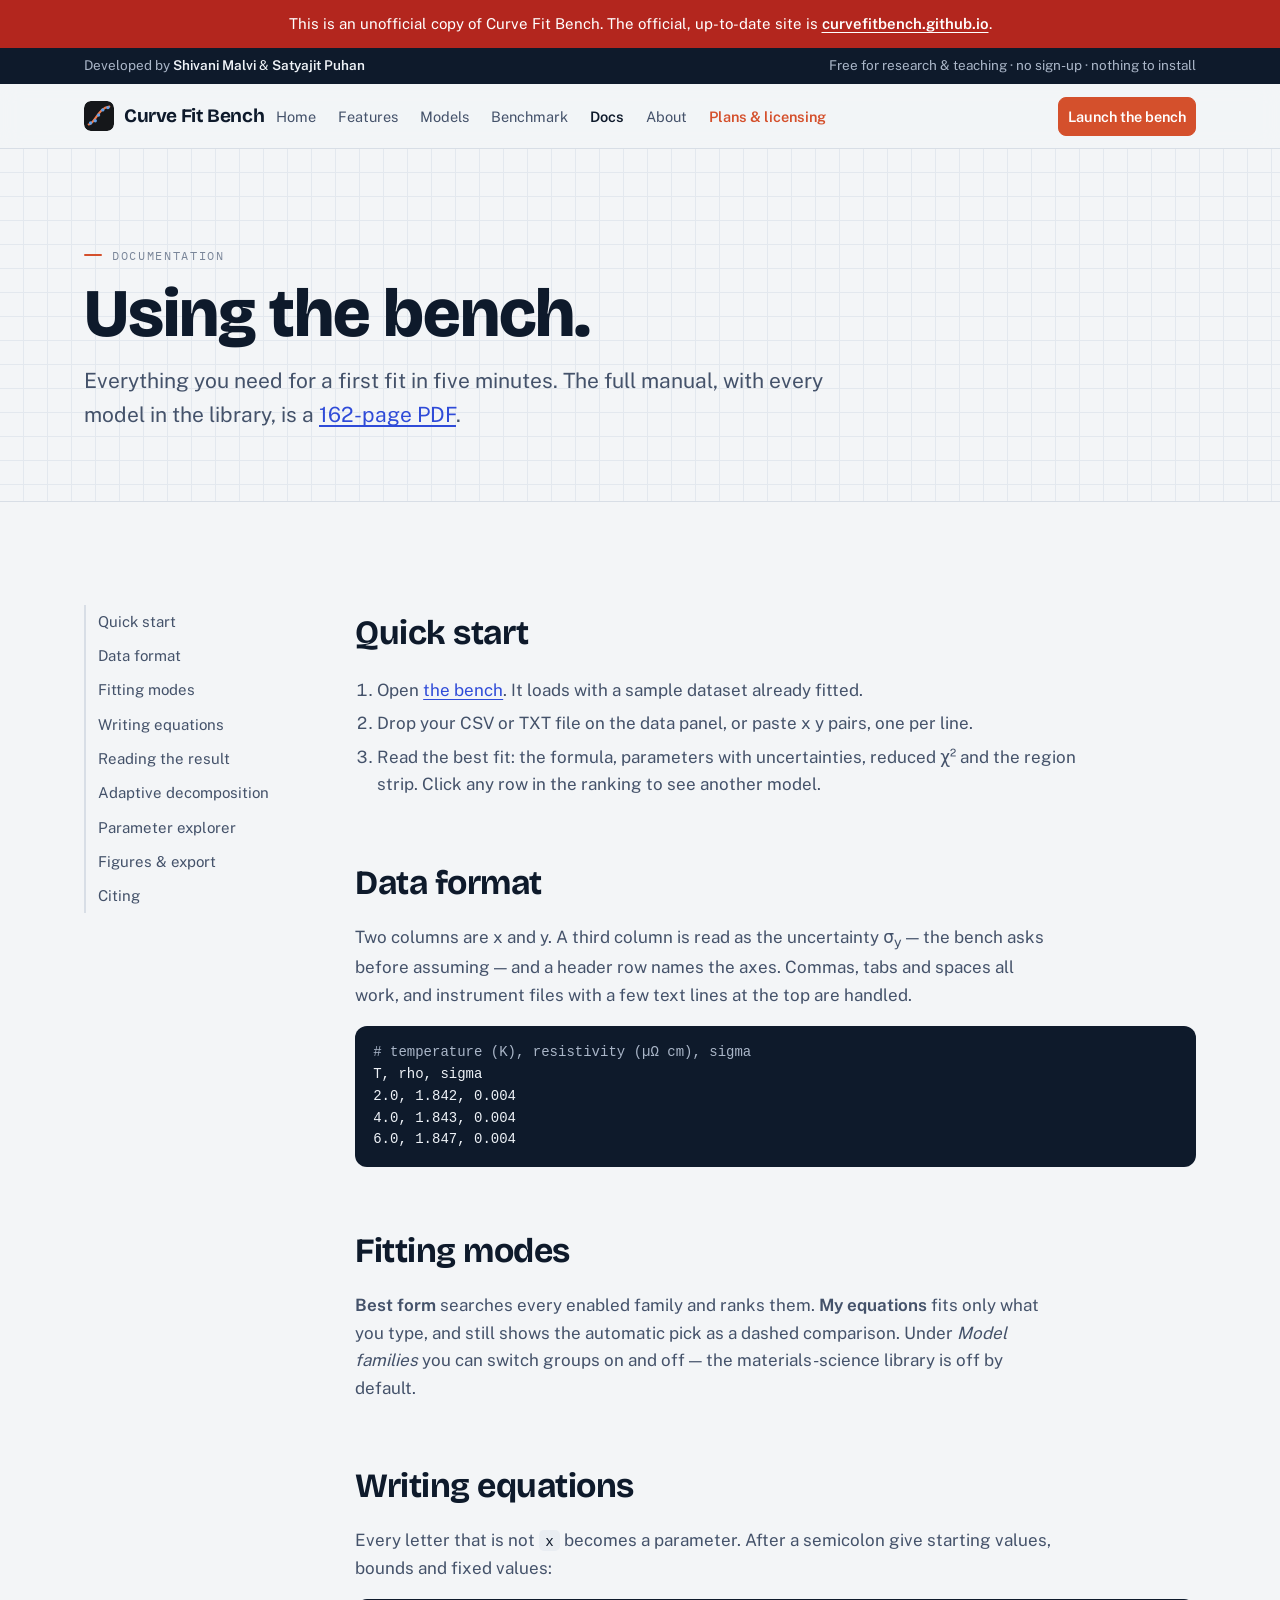
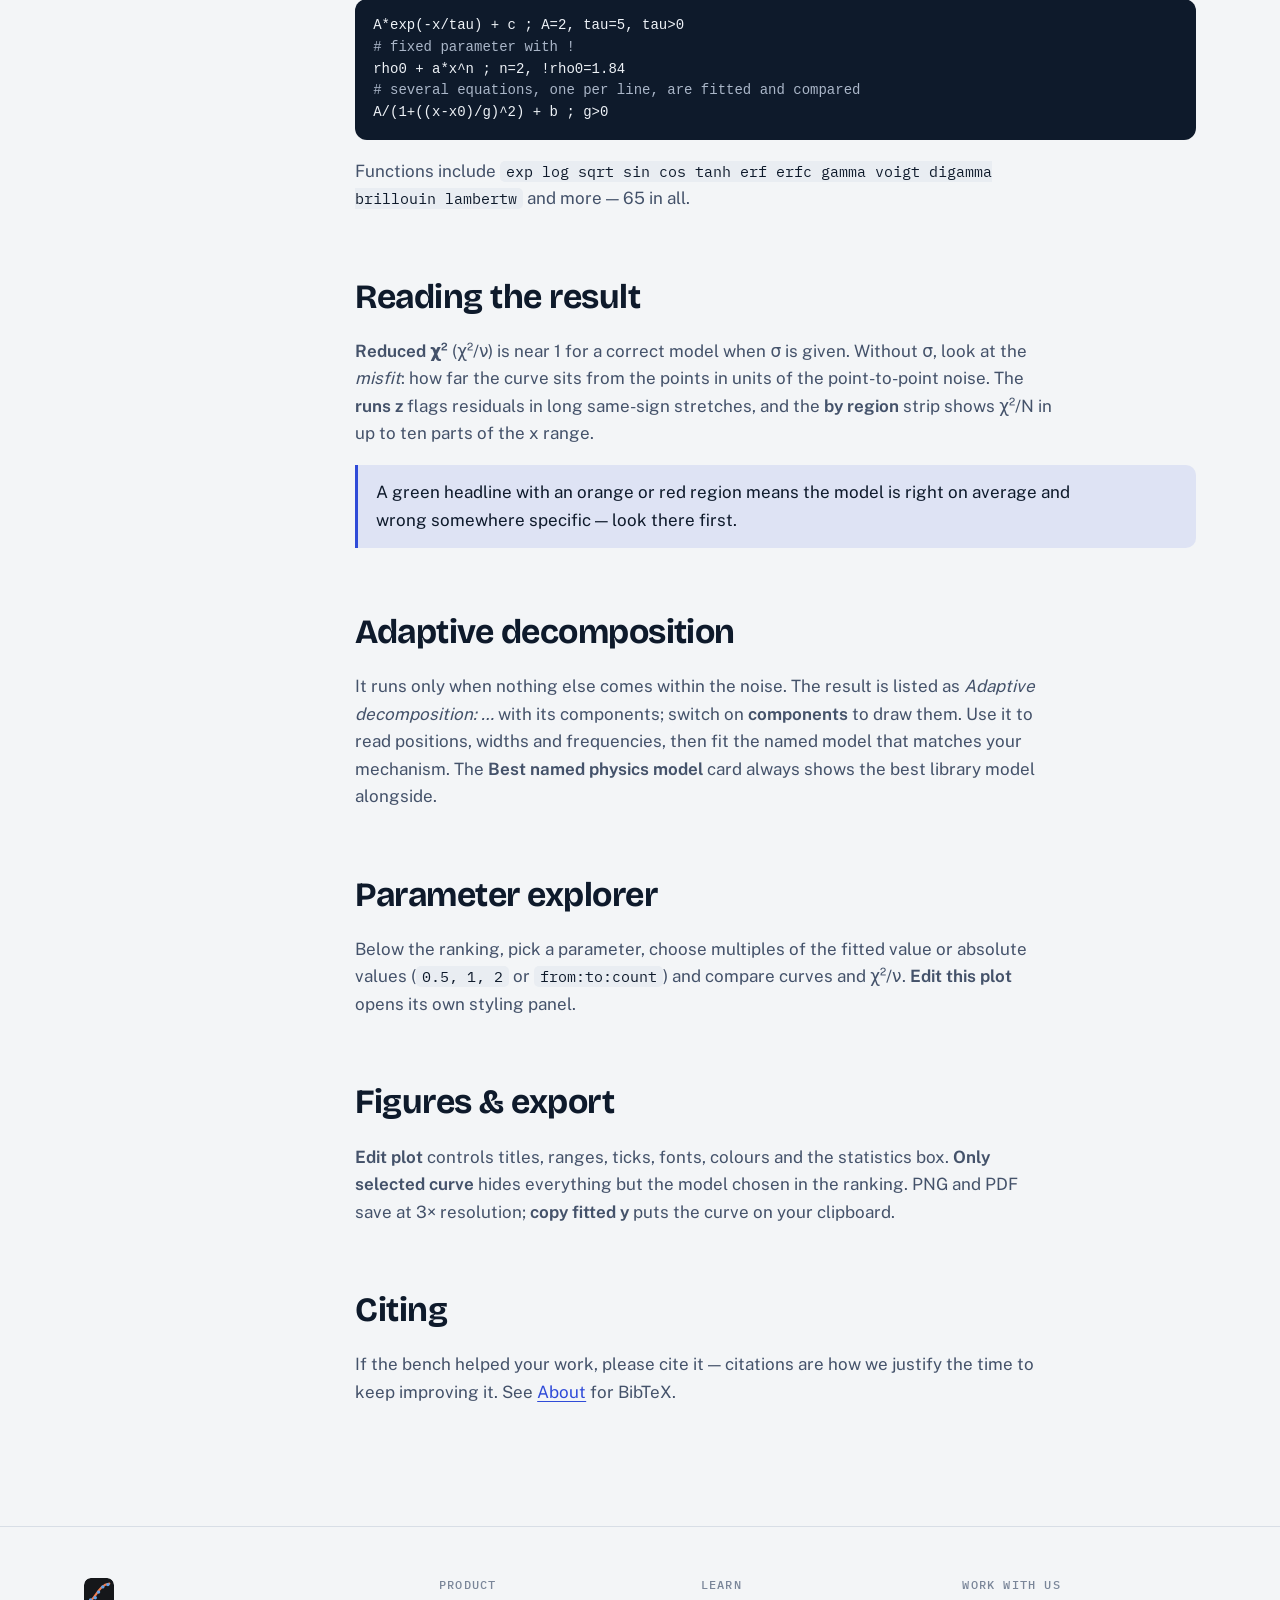
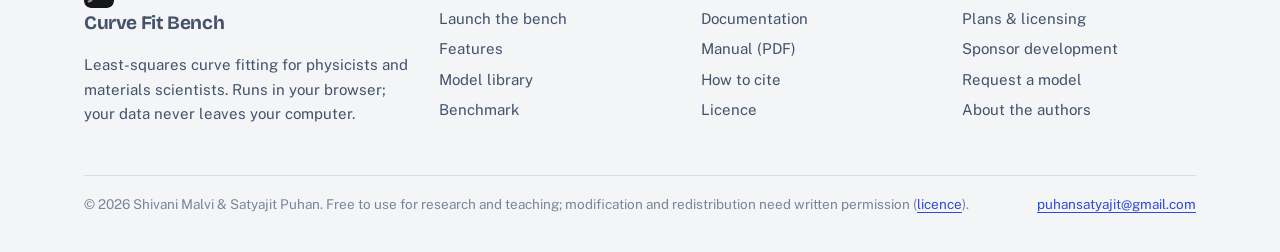
<file: docs.html>
<!doctype html>
<html lang="en">
<head>
<meta charset="utf-8">
<meta name="viewport" content="width=device-width, initial-scale=1, viewport-fit=cover">
<meta http-equiv="Content-Security-Policy" content="default-src 'none'; script-src 'self'; style-src 'self' 'unsafe-inline'; img-src 'self' data:; font-src 'self'; connect-src 'none'; media-src 'none'; object-src 'none'; frame-src 'none'; worker-src 'none'; manifest-src 'self'; base-uri 'none'; form-action 'none'; upgrade-insecure-requests">
<meta name="referrer" content="strict-origin-when-cross-origin">
<title>Documentation · Curve Fit Bench</title>
<meta name="description" content="Quick start, data format, equations and how to read a Curve Fit Bench result.">
<link rel="icon" href="assets/img/logo.svg" type="image/svg+xml">
<link rel="canonical" href="https://curvefitbench.github.io/docs.html">
<meta property="og:type" content="website">
<meta property="og:title" content="Documentation · Curve Fit Bench">
<meta property="og:description" content="Quick start, data format, equations and how to read a Curve Fit Bench result.">
<meta property="og:image" content="https://curvefitbench.github.io/assets/img/complex-fit.png">
<meta property="og:site_name" content="Curve Fit Bench">
<meta name="twitter:card" content="summary_large_image">
<meta name="author" content="Shivani Malvi, Satyajit Puhan">
<meta name="keywords" content="curve fitting, data fitter, curve fitter, online curve fitting, online data fitting, fit data online, free curve fitting software, least squares, nonlinear fit, nonlinear regression, physics data analysis, condensed matter, materials science, spectroscopy fitting, peak fitting, BCS fit, Tauc plot, online fitting tool">
<link rel="stylesheet" href="assets/fonts/site-fonts.css">
<link rel="stylesheet" href="assets/site.css">
</head>
<body>
<a class="skip" href="#main">Skip to content</a>
<div class="topbar">
  <div class="wrap">
    <span>Developed by <a href="about.html"><b>Shivani Malvi</b> &amp; <b>Satyajit Puhan</b></a></span>
    <span class="tb-r">Free for research &amp; teaching · no sign-up · nothing to install</span>
  </div>
</div>
<header class="site-head">
  <div class="wrap">
    <a class="brand" href="index.html"><img src="assets/img/logo.svg" alt="">Curve Fit Bench</a>
    <button class="menu-btn" type="button" aria-expanded="false" aria-controls="site-nav">Menu</button>
    <nav class="nav" id="site-nav" aria-label="Main">
      <a href="index.html">Home</a><a href="features.html">Features</a><a href="models.html">Models</a><a href="benchmark.html">Benchmark</a><a href="docs.html" aria-current="page">Docs</a><a href="about.html">About</a>
      <a class="plans" href="plans.html">Plans &amp; licensing</a>
      <a class="btn btn-primary btn-sm" href="app/">Launch the bench</a>
    </nav>
  </div>
</header>
<main id="main">
<section class="page-hero">
  <div class="wrap">
    <span class="eyebrow">Documentation</span>
    <h1>Using the bench.</h1>
    <p class="lead">Everything you need for a first fit in five minutes. The full manual, with every model in the library, is a <a href="assets/curve-fit-bench-manual.pdf">162-page PDF</a>.</p>
  </div>
</section>
<section>
  <div class="wrap doc">
    <nav class="toc" aria-label="On this page">
      <a href="#start">Quick start</a><a href="#data">Data format</a><a href="#modes">Fitting modes</a><a href="#equations">Writing equations</a><a href="#reading">Reading the result</a><a href="#adaptive">Adaptive decomposition</a><a href="#explorer">Parameter explorer</a><a href="#export">Figures &amp; export</a><a href="#cite">Citing</a>
    </nav>
    <div class="prose">
      <h2 id="start">Quick start</h2>
      <ol>
        <li>Open <a href="app/">the bench</a>. It loads with a sample dataset already fitted.</li>
        <li>Drop your CSV or TXT file on the data panel, or paste x&nbsp;y pairs, one per line.</li>
        <li>Read the best fit: the formula, parameters with uncertainties, reduced χ² and the region strip. Click any row in the ranking to see another model.</li>
      </ol>
      <h2 id="data">Data format</h2>
      <p>Two columns are x and y. A third column is read as the uncertainty σ<sub>y</sub> — the bench asks before assuming — and a header row names the axes. Commas, tabs and spaces all work, and instrument files with a few text lines at the top are handled.</p>
<pre class="code"><span class="c"># temperature (K), resistivity (µΩ cm), sigma</span>
T, rho, sigma
2.0, 1.842, 0.004
4.0, 1.843, 0.004
6.0, 1.847, 0.004</pre>
      <h2 id="modes">Fitting modes</h2>
      <p><b>Best form</b> searches every enabled family and ranks them. <b>My equations</b> fits only what you type, and still shows the automatic pick as a dashed comparison. Under <i>Model families</i> you can switch groups on and off — the materials-science library is off by default.</p>
      <h2 id="equations">Writing equations</h2>
      <p>Every letter that is not <code>x</code> becomes a parameter. After a semicolon give starting values, bounds and fixed values:</p>
<pre class="code">A*exp(-x/tau) + c ; A=2, tau=5, tau&gt;0
<span class="c"># fixed parameter with !</span>
rho0 + a*x^n ; n=2, !rho0=1.84
<span class="c"># several equations, one per line, are fitted and compared</span>
A/(1+((x-x0)/g)^2) + b ; g&gt;0</pre>
      <p>Functions include <code>exp log sqrt sin cos tanh erf erfc gamma voigt digamma brillouin lambertw</code> and more — 65 in all.</p>
      <h2 id="reading">Reading the result</h2>
      <p><b>Reduced χ²</b> (χ²/ν) is near 1 for a correct model when σ is given. Without σ, look at the <i>misfit</i>: how far the curve sits from the points in units of the point-to-point noise. The <b>runs z</b> flags residuals in long same-sign stretches, and the <b>by region</b> strip shows χ²/N in up to ten parts of the x range.</p>
      <div class="callout"><p>A green headline with an orange or red region means the model is right on average and wrong somewhere specific — look there first.</p></div>
      <h2 id="adaptive">Adaptive decomposition</h2>
      <p>It runs only when nothing else comes within the noise. The result is listed as <i>Adaptive decomposition: …</i> with its components; switch on <b>components</b> to draw them. Use it to read positions, widths and frequencies, then fit the named model that matches your mechanism. The <b>Best named physics model</b> card always shows the best library model alongside.</p>
      <h2 id="explorer">Parameter explorer</h2>
      <p>Below the ranking, pick a parameter, choose multiples of the fitted value or absolute values (<code>0.5, 1, 2</code> or <code>from:to:count</code>) and compare curves and χ²/ν. <b>Edit this plot</b> opens its own styling panel.</p>
      <h2 id="export">Figures &amp; export</h2>
      <p><b>Edit plot</b> controls titles, ranges, ticks, fonts, colours and the statistics box. <b>Only selected curve</b> hides everything but the model chosen in the ranking. PNG and PDF save at 3× resolution; <b>copy fitted y</b> puts the curve on your clipboard.</p>
      <h2 id="cite">Citing</h2>
      <p>If the bench helped your work, please cite it — citations are how we justify the time to keep improving it. See <a href="about.html#cite">About</a> for BibTeX.</p>
    </div>
  </div>
</section>
</main>
<footer class="site-foot">
  <div class="wrap">
    <div class="foot-grid">
      <div>
        <a class="brand" href="index.html"><img src="assets/img/logo.svg" alt="">Curve Fit Bench</a>
        <p style="margin-top:12px;max-width:40ch">Least-squares curve fitting for physicists and materials scientists. Runs in your browser; your data never leaves your computer.</p>
      </div>
      <div><h4>Product</h4><a href="app/">Launch the bench</a><a href="features.html">Features</a><a href="models.html">Model library</a><a href="benchmark.html">Benchmark</a></div>
      <div><h4>Learn</h4><a href="docs.html">Documentation</a><a href="assets/curve-fit-bench-manual.pdf">Manual (PDF)</a><a href="about.html#cite">How to cite</a><a href="about.html#licence">Licence</a></div>
      <div><h4>Work with us</h4><a href="plans.html">Plans &amp; licensing</a><a href="plans.html#sponsor">Sponsor development</a><a href="mailto:puhansatyajit@gmail.com?subject=Curve%20Fit%20Bench%20-%20custom%20model">Request a model</a><a href="about.html">About the authors</a></div>
    </div>
    <div class="foot-legal">
      <span>© 2026 Shivani Malvi &amp; Satyajit Puhan. Free to use for research and teaching; modification and redistribution need written permission (<a href="about.html#licence">licence</a>).</span>
      <span><a href="mailto:puhansatyajit@gmail.com">puhansatyajit@gmail.com</a></span>
    </div>
  </div>
</footer>
<script src="assets/site.js" defer></script>
</body>
</html>
</file>
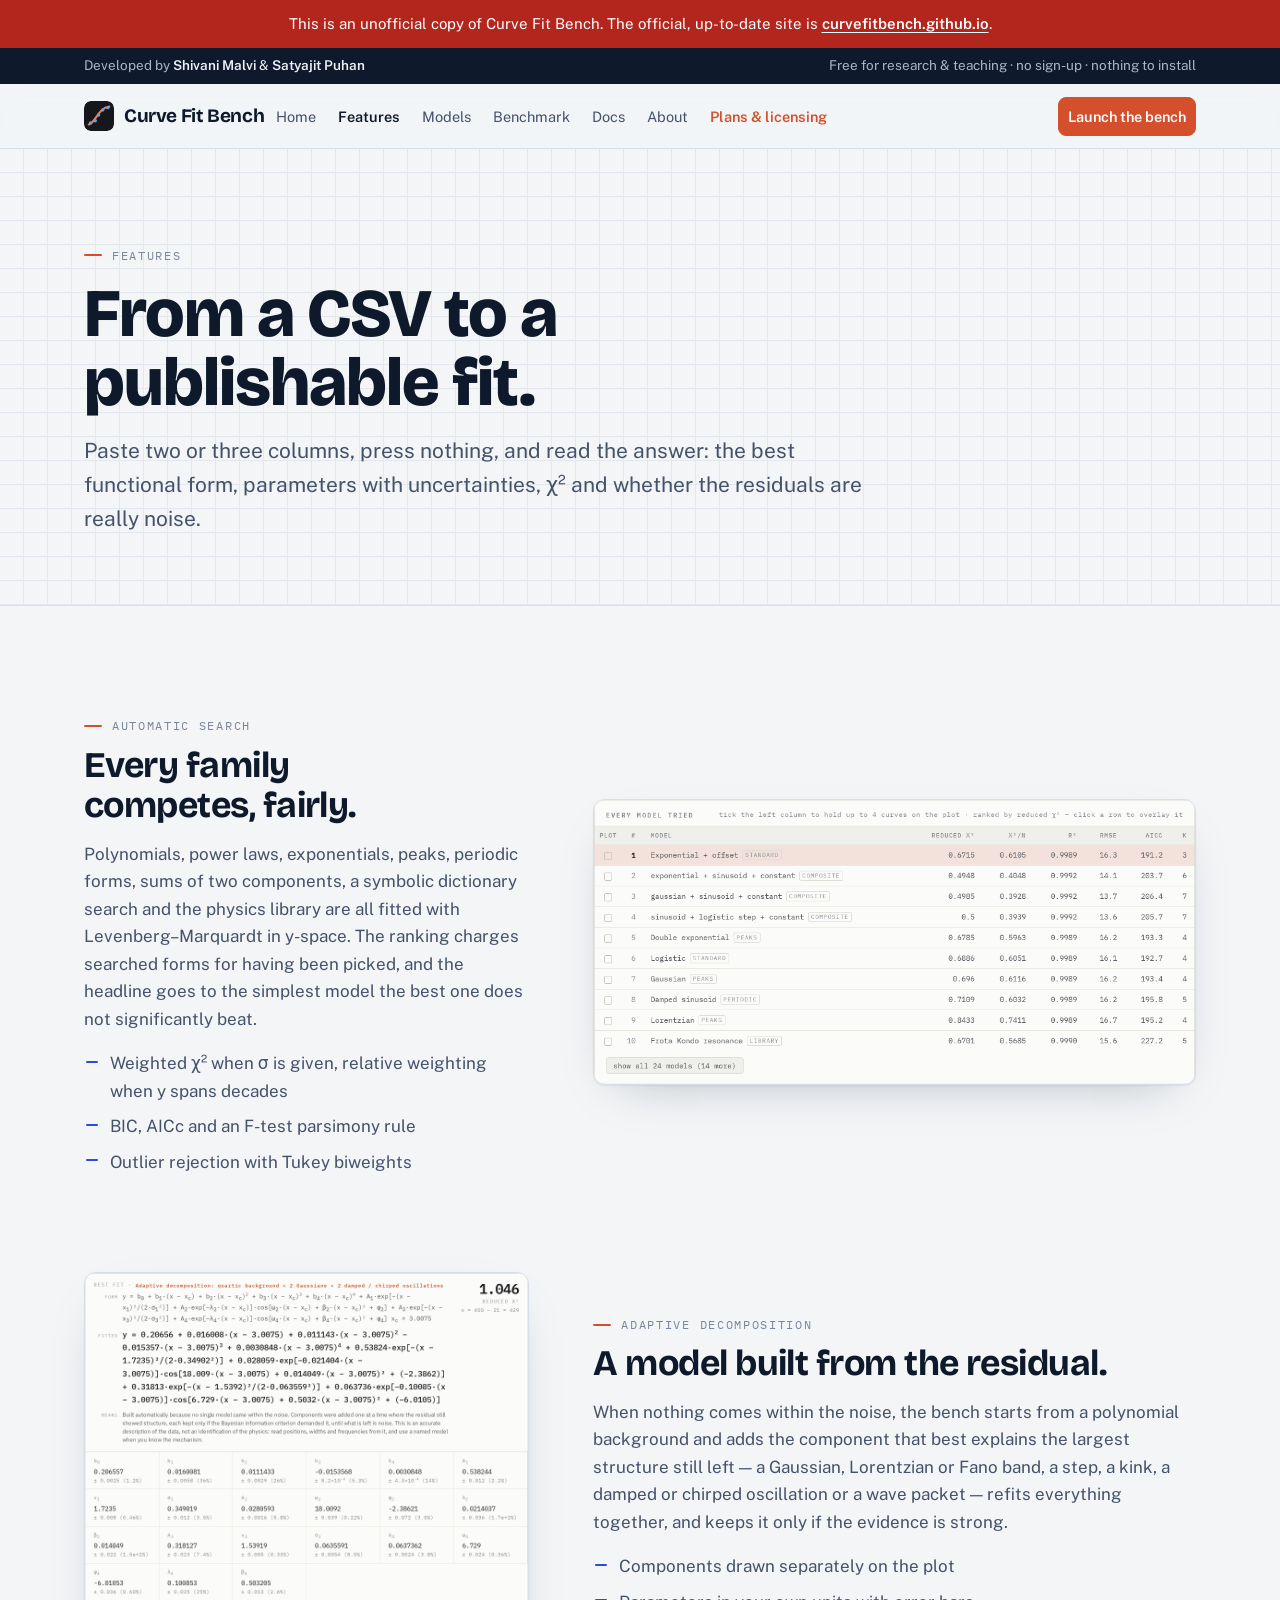
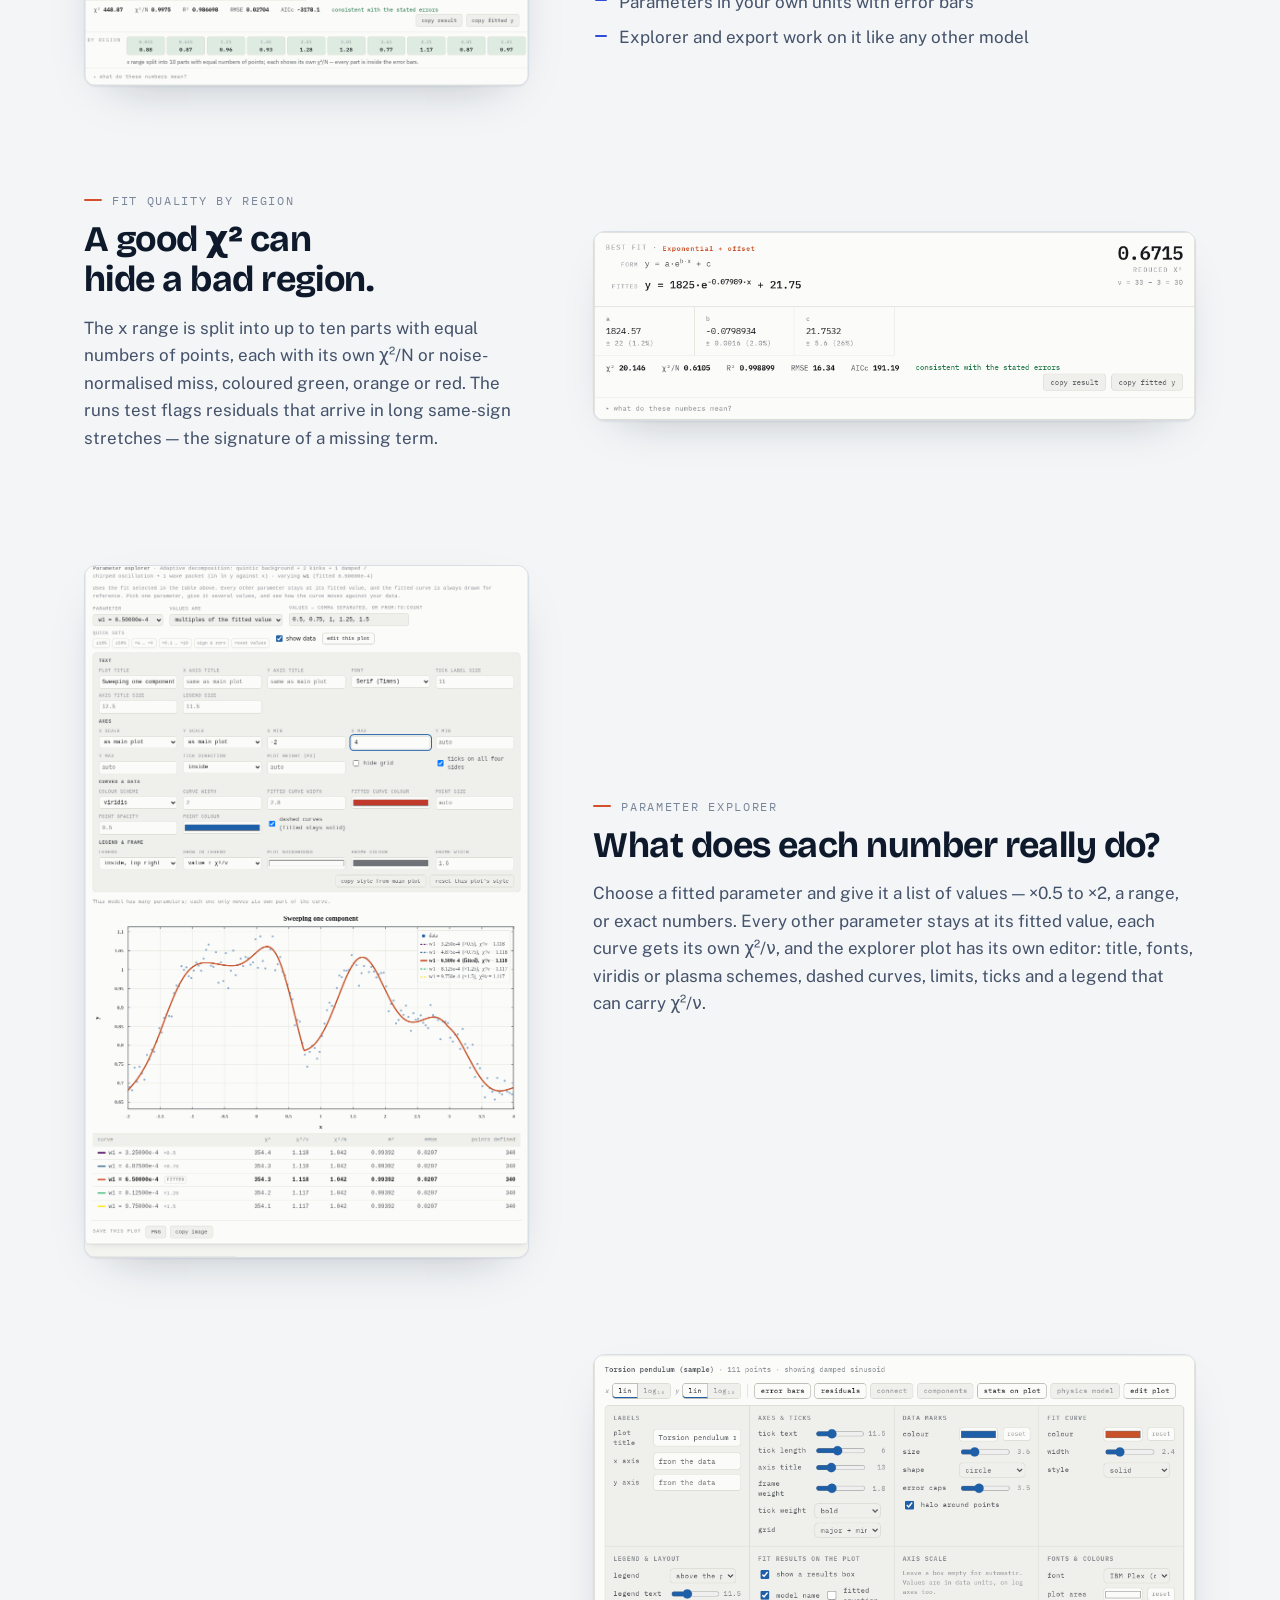
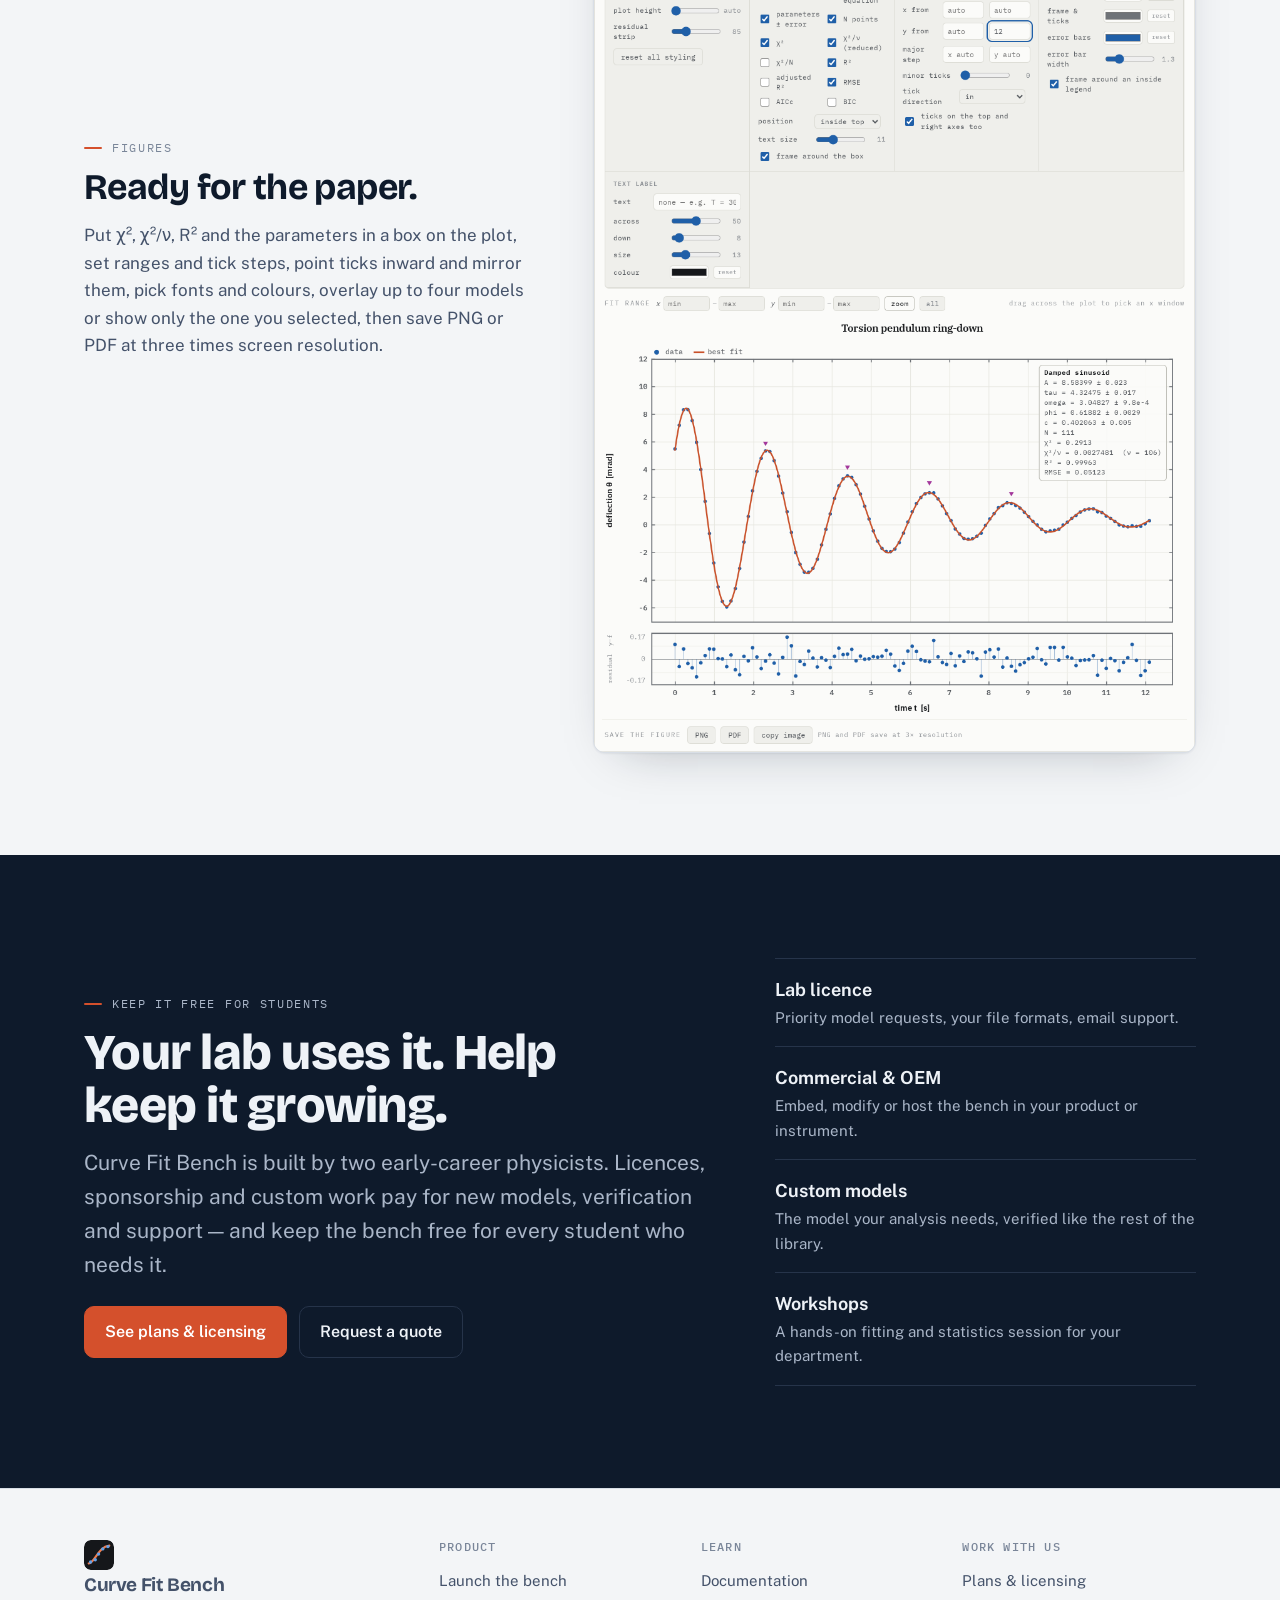
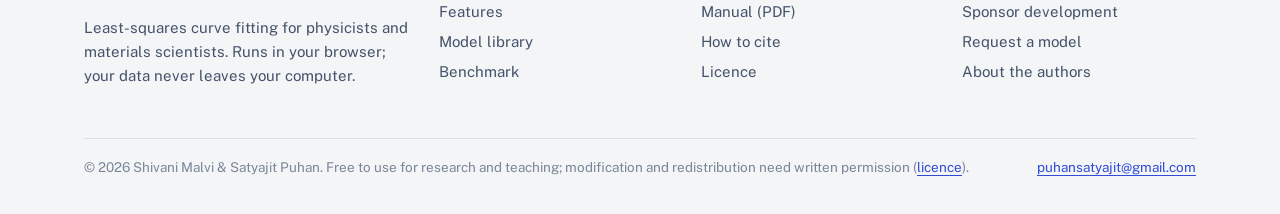
<file: features.html>
<!doctype html>
<html lang="en">
<head>
<meta charset="utf-8">
<meta name="viewport" content="width=device-width, initial-scale=1, viewport-fit=cover">
<meta http-equiv="Content-Security-Policy" content="default-src 'none'; script-src 'self'; style-src 'self' 'unsafe-inline'; img-src 'self' data:; font-src 'self'; connect-src 'none'; media-src 'none'; object-src 'none'; frame-src 'none'; worker-src 'none'; manifest-src 'self'; base-uri 'none'; form-action 'none'; upgrade-insecure-requests">
<meta name="referrer" content="strict-origin-when-cross-origin">
<title>Features · Curve Fit Bench</title>
<meta name="description" content="Automatic model search, adaptive decomposition, fit quality by region, parameter explorer and publication figures.">
<link rel="icon" href="assets/img/logo.svg" type="image/svg+xml">
<link rel="canonical" href="https://curvefitbench.github.io/features.html">
<meta property="og:type" content="website">
<meta property="og:title" content="Features · Curve Fit Bench">
<meta property="og:description" content="Automatic model search, adaptive decomposition, fit quality by region, parameter explorer and publication figures.">
<meta property="og:image" content="https://curvefitbench.github.io/assets/img/complex-fit.png">
<meta property="og:site_name" content="Curve Fit Bench">
<meta name="twitter:card" content="summary_large_image">
<meta name="author" content="Shivani Malvi, Satyajit Puhan">
<meta name="keywords" content="curve fitting, data fitter, curve fitter, online curve fitting, online data fitting, fit data online, free curve fitting software, least squares, nonlinear fit, nonlinear regression, physics data analysis, condensed matter, materials science, spectroscopy fitting, peak fitting, BCS fit, Tauc plot, online fitting tool">
<link rel="stylesheet" href="assets/fonts/site-fonts.css">
<link rel="stylesheet" href="assets/site.css">
</head>
<body>
<a class="skip" href="#main">Skip to content</a>
<div class="topbar">
  <div class="wrap">
    <span>Developed by <a href="about.html"><b>Shivani Malvi</b> &amp; <b>Satyajit Puhan</b></a></span>
    <span class="tb-r">Free for research &amp; teaching · no sign-up · nothing to install</span>
  </div>
</div>
<header class="site-head">
  <div class="wrap">
    <a class="brand" href="index.html"><img src="assets/img/logo.svg" alt="">Curve Fit Bench</a>
    <button class="menu-btn" type="button" aria-expanded="false" aria-controls="site-nav">Menu</button>
    <nav class="nav" id="site-nav" aria-label="Main">
      <a href="index.html">Home</a><a href="features.html" aria-current="page">Features</a><a href="models.html">Models</a><a href="benchmark.html">Benchmark</a><a href="docs.html">Docs</a><a href="about.html">About</a>
      <a class="plans" href="plans.html">Plans &amp; licensing</a>
      <a class="btn btn-primary btn-sm" href="app/">Launch the bench</a>
    </nav>
  </div>
</header>
<main id="main">
<section class="page-hero">
  <div class="wrap">
    <span class="eyebrow">Features</span>
    <h1>From a CSV to a publishable fit.</h1>
    <p class="lead">Paste two or three columns, press nothing, and read the answer: the best functional form, parameters with uncertainties, χ² and whether the residuals are really noise.</p>
  </div>
</section>
<section>
  <div class="wrap">
    <div class="feature">
      <div class="txt">
        <span class="eyebrow">Automatic search</span>
        <h3>Every family competes, fairly.</h3>
        <p>Polynomials, power laws, exponentials, peaks, periodic forms, sums of two components, a symbolic dictionary search and the physics library are all fitted with Levenberg–Marquardt in y-space. The ranking charges searched forms for having been picked, and the headline goes to the simplest model the best one does not significantly beat.</p>
        <ul class="ticks"><li>Weighted χ² when σ is given, relative weighting when y spans decades</li><li>BIC, AICc and an F-test parsimony rule</li><li>Outlier rejection with Tukey biweights</li></ul>
      </div>
      <img class="shot" src="assets/img/ranking.png" alt="Ranking table of every model tried with reduced chi-square, R squared and AICc" loading="lazy">
    </div>
    <div class="feature flip">
      <div class="txt">
        <span class="eyebrow">Adaptive decomposition</span>
        <h3>A model built from the residual.</h3>
        <p>When nothing comes within the noise, the bench starts from a polynomial background and adds the component that best explains the largest structure still left — a Gaussian, Lorentzian or Fano band, a step, a kink, a damped or chirped oscillation or a wave packet — refits everything together, and keeps it only if the evidence is strong.</p>
        <ul class="ticks"><li>Components drawn separately on the plot</li><li>Parameters in your own units with error bars</li><li>Explorer and export work on it like any other model</li></ul>
      </div>
      <img class="shot" src="assets/img/complex-result.png" alt="Result card for an adaptive decomposition: formula, parameters with uncertainties and region-by-region fit quality" loading="lazy">
    </div>
    <div class="feature">
      <div class="txt">
        <span class="eyebrow">Fit quality by region</span>
        <h3>A good χ² can hide a bad region.</h3>
        <p>The x range is split into up to ten parts with equal numbers of points, each with its own χ²/N or noise-normalised miss, coloured green, orange or red. The runs test flags residuals that arrive in long same-sign stretches — the signature of a missing term.</p>
      </div>
      <img class="shot" src="assets/img/result.png" alt="Result card with parameters, chi-square statistics and a verdict" loading="lazy">
    </div>
    <div class="feature flip">
      <div class="txt">
        <span class="eyebrow">Parameter explorer</span>
        <h3>What does each number really do?</h3>
        <p>Choose a fitted parameter and give it a list of values — ×0.5 to ×2, a range, or exact numbers. Every other parameter stays at its fitted value, each curve gets its own χ²/ν, and the explorer plot has its own editor: title, fonts, viridis or plasma schemes, dashed curves, limits, ticks and a legend that can carry χ²/ν.</p>
      </div>
      <img class="shot" src="assets/img/explorer-editor.png" alt="Parameter explorer with its plot editor open and five curves in a viridis colour scheme" loading="lazy">
    </div>
    <div class="feature">
      <div class="txt">
        <span class="eyebrow">Figures</span>
        <h3>Ready for the paper.</h3>
        <p>Put χ², χ²/ν, R² and the parameters in a box on the plot, set ranges and tick steps, point ticks inward and mirror them, pick fonts and colours, overlay up to four models or show only the one you selected, then save PNG or PDF at three times screen resolution.</p>
      </div>
      <img class="shot" src="assets/img/editor.png" alt="Plot editor with results box, mirrored ticks and a title" loading="lazy">
    </div>
  </div>
</section>
<section class="band cta-band">
  <div class="wrap">
    <div>
      <span class="eyebrow">Keep it free for students</span>
      <h2>Your lab uses it. Help keep it growing.</h2>
      <p class="lead">Curve Fit Bench is built by two early-career physicists. Licences, sponsorship and custom work pay for new models, verification and support — and keep the bench free for every student who needs it.</p>
      <div class="btn-row" style="margin-top:24px">
        <a class="btn btn-primary" href="plans.html">See plans &amp; licensing</a>
        <a class="btn btn-ghost" href="mailto:puhansatyajit@gmail.com?subject=Curve%20Fit%20Bench%20-%20quote%20request">Request a quote</a>
      </div>
    </div>
    <div class="offer-list">
      <div><h3>Lab licence</h3><p>Priority model requests, your file formats, email support.</p></div>
      <div><h3>Commercial &amp; OEM</h3><p>Embed, modify or host the bench in your product or instrument.</p></div>
      <div><h3>Custom models</h3><p>The model your analysis needs, verified like the rest of the library.</p></div>
      <div><h3>Workshops</h3><p>A hands-on fitting and statistics session for your department.</p></div>
    </div>
  </div>
</section>

</main>
<footer class="site-foot">
  <div class="wrap">
    <div class="foot-grid">
      <div>
        <a class="brand" href="index.html"><img src="assets/img/logo.svg" alt="">Curve Fit Bench</a>
        <p style="margin-top:12px;max-width:40ch">Least-squares curve fitting for physicists and materials scientists. Runs in your browser; your data never leaves your computer.</p>
      </div>
      <div><h4>Product</h4><a href="app/">Launch the bench</a><a href="features.html">Features</a><a href="models.html">Model library</a><a href="benchmark.html">Benchmark</a></div>
      <div><h4>Learn</h4><a href="docs.html">Documentation</a><a href="assets/curve-fit-bench-manual.pdf">Manual (PDF)</a><a href="about.html#cite">How to cite</a><a href="about.html#licence">Licence</a></div>
      <div><h4>Work with us</h4><a href="plans.html">Plans &amp; licensing</a><a href="plans.html#sponsor">Sponsor development</a><a href="mailto:puhansatyajit@gmail.com?subject=Curve%20Fit%20Bench%20-%20custom%20model">Request a model</a><a href="about.html">About the authors</a></div>
    </div>
    <div class="foot-legal">
      <span>© 2026 Shivani Malvi &amp; Satyajit Puhan. Free to use for research and teaching; modification and redistribution need written permission (<a href="about.html#licence">licence</a>).</span>
      <span><a href="mailto:puhansatyajit@gmail.com">puhansatyajit@gmail.com</a></span>
    </div>
  </div>
</footer>
<script src="assets/site.js" defer></script>
</body>
</html>
</file>
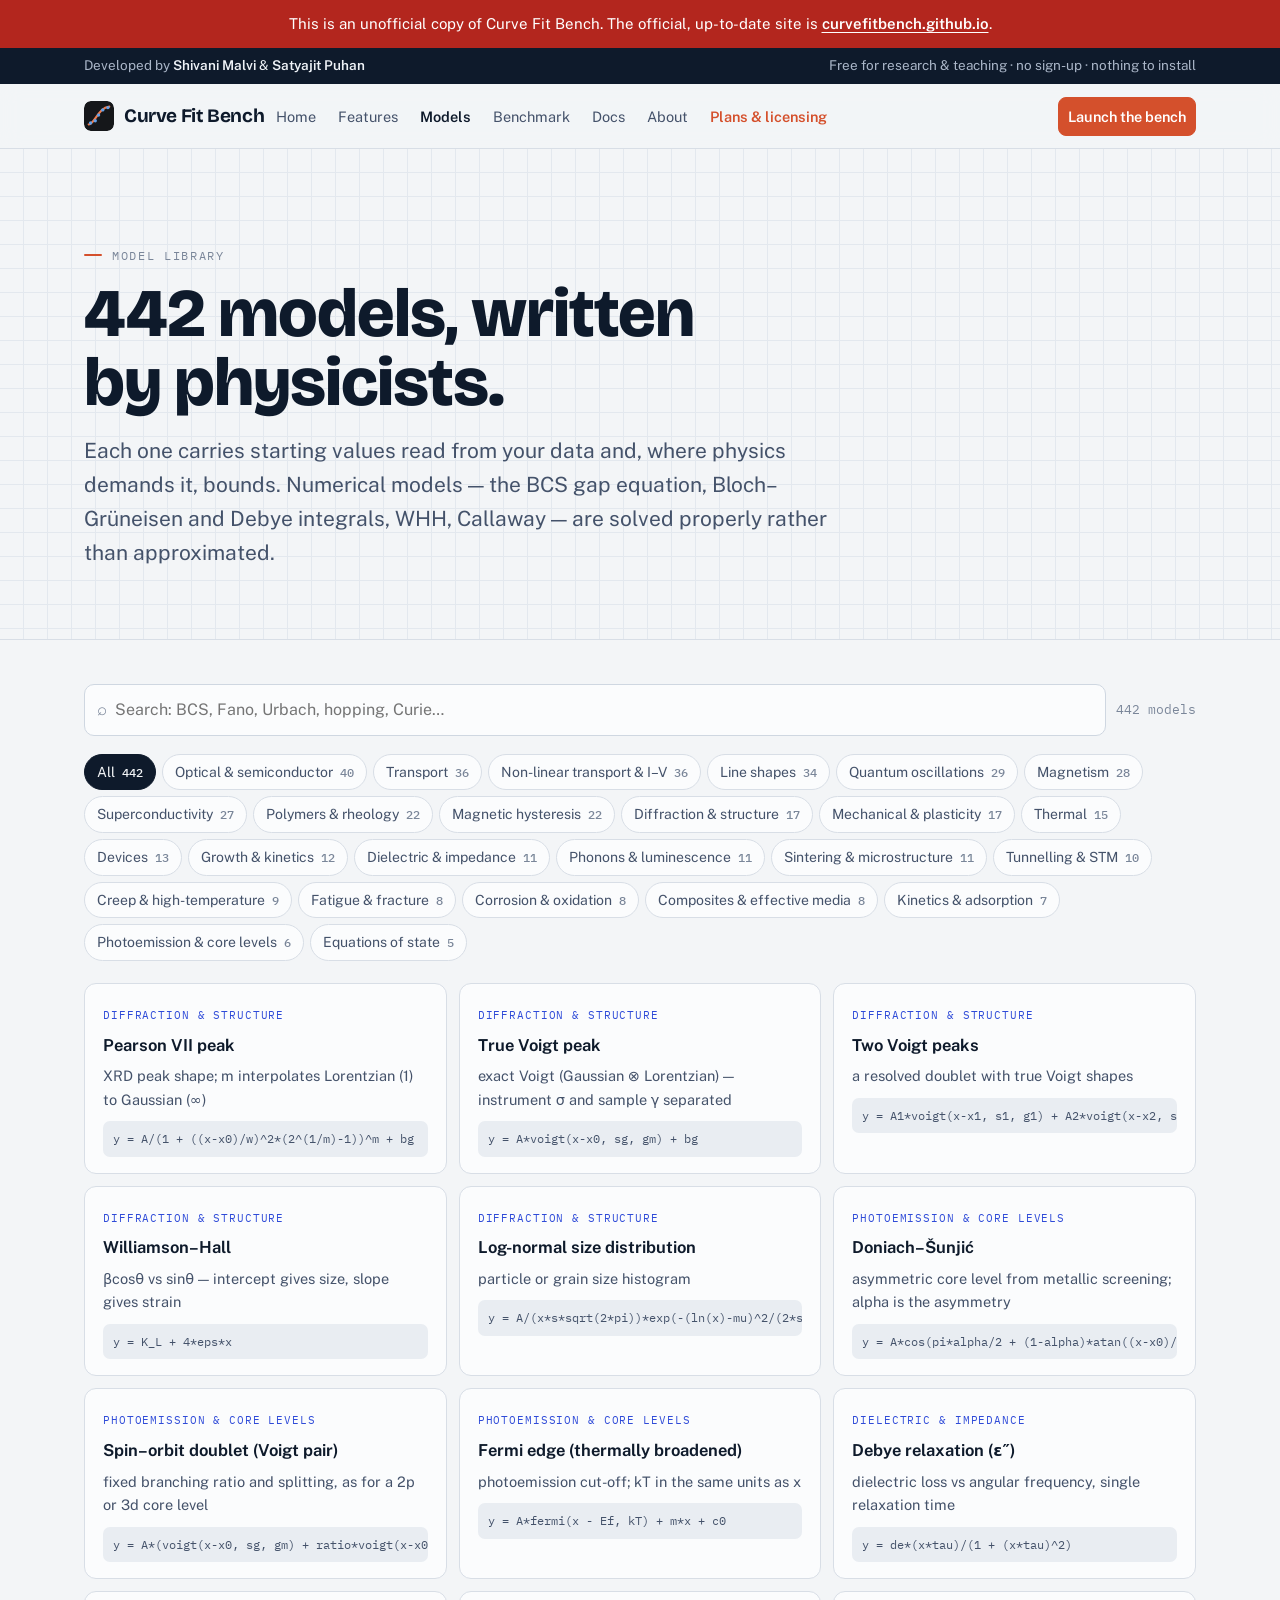
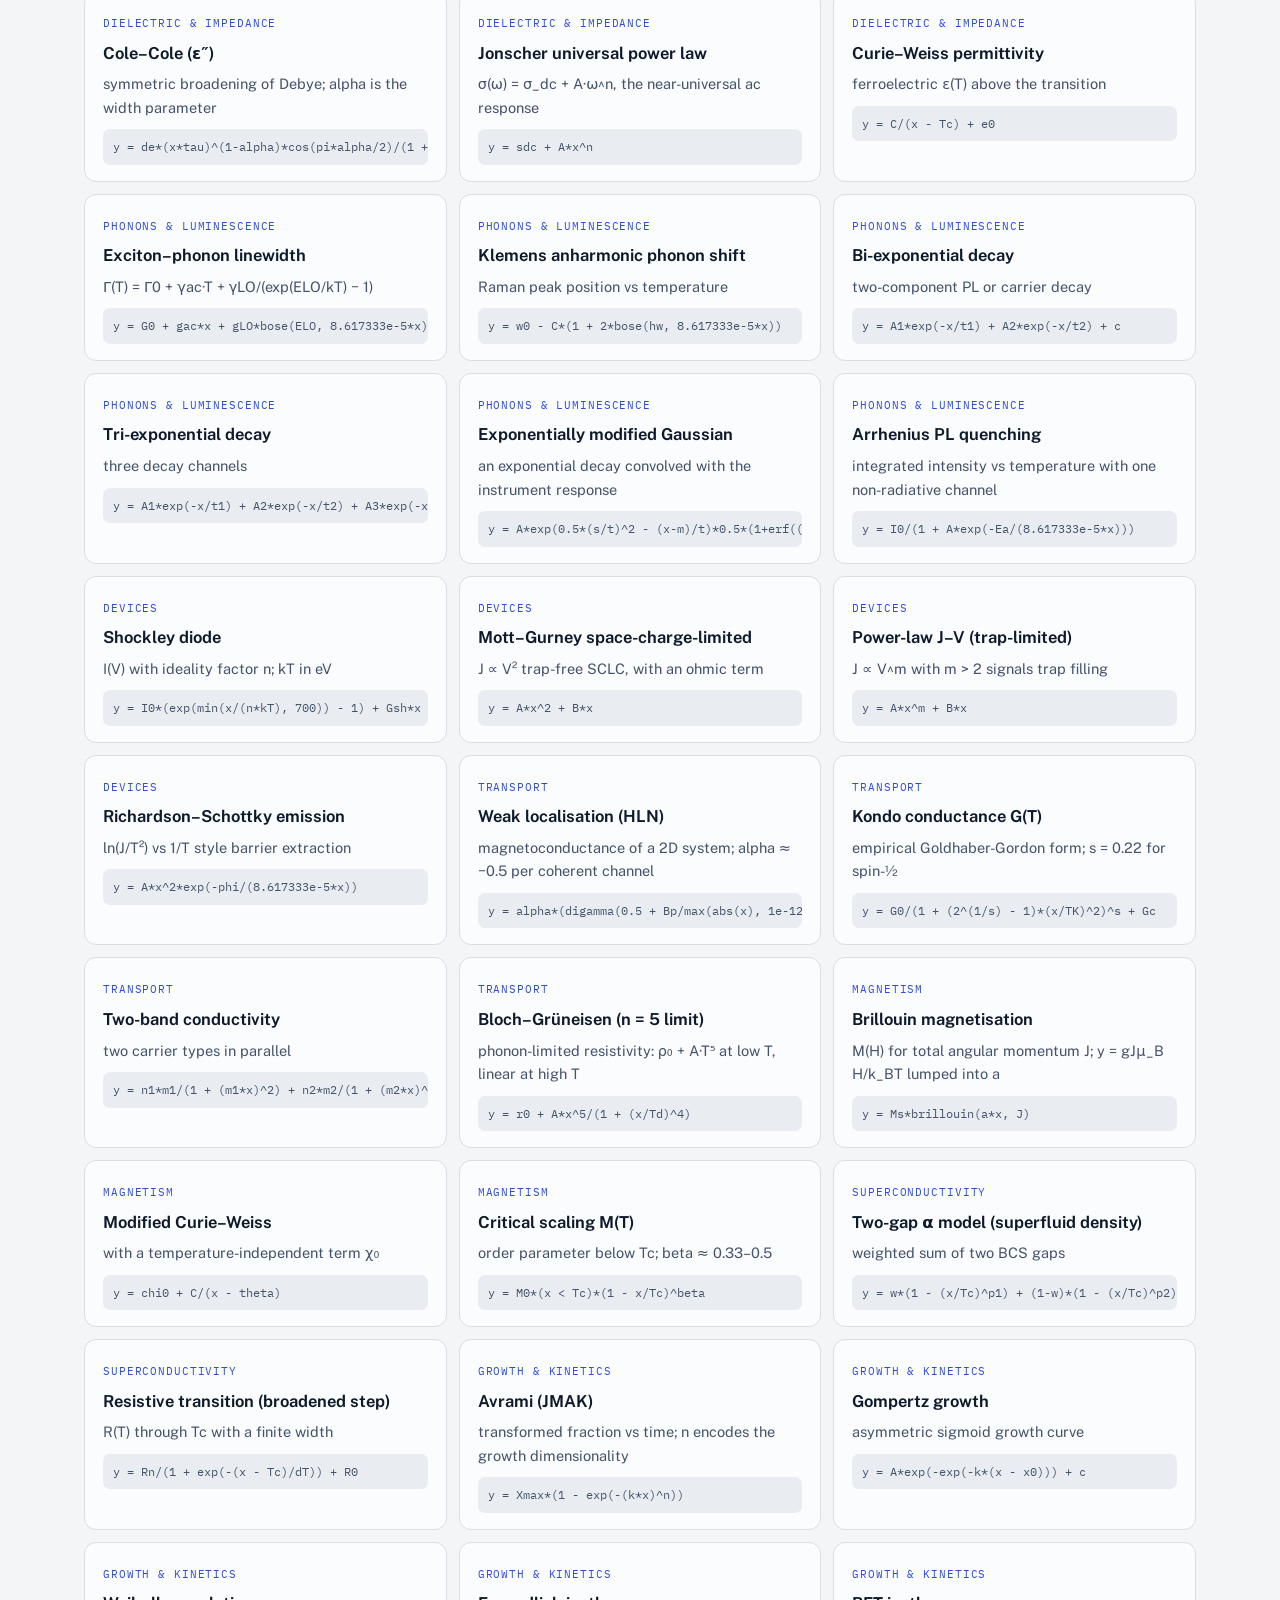
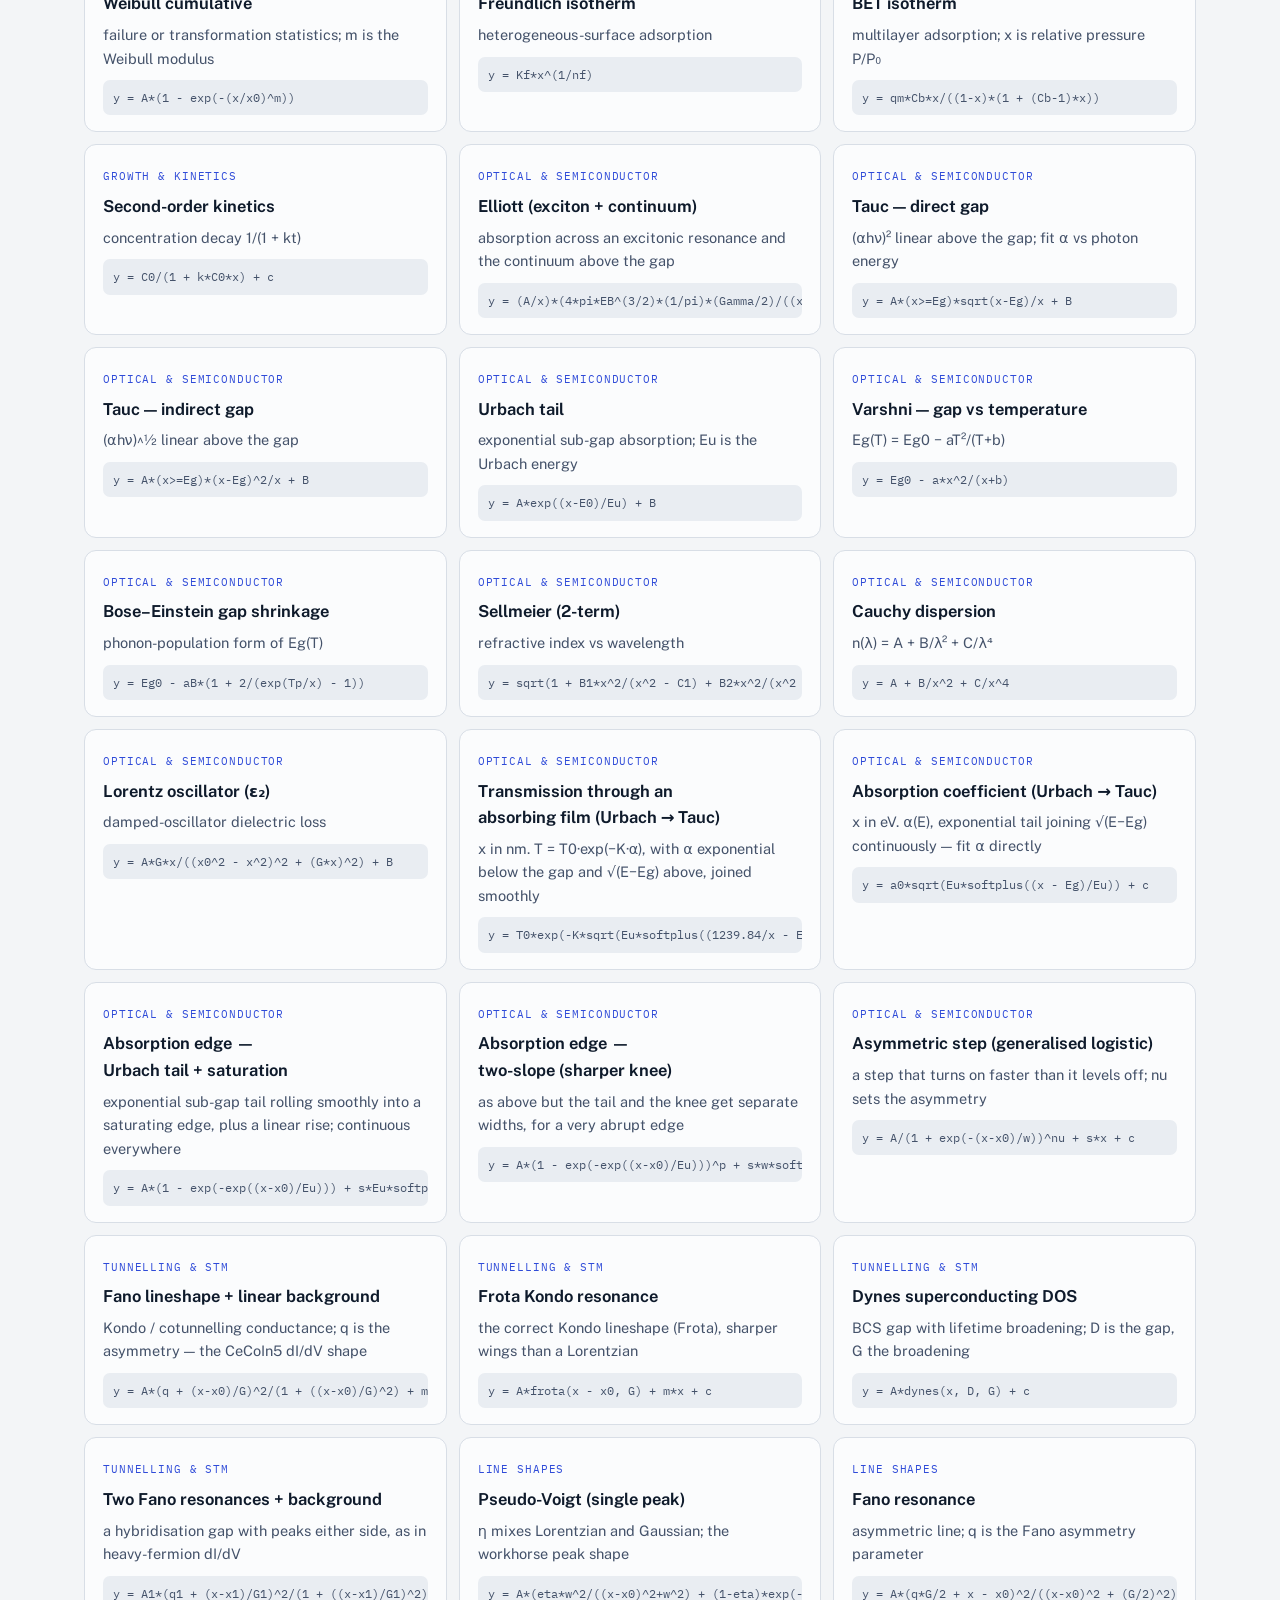
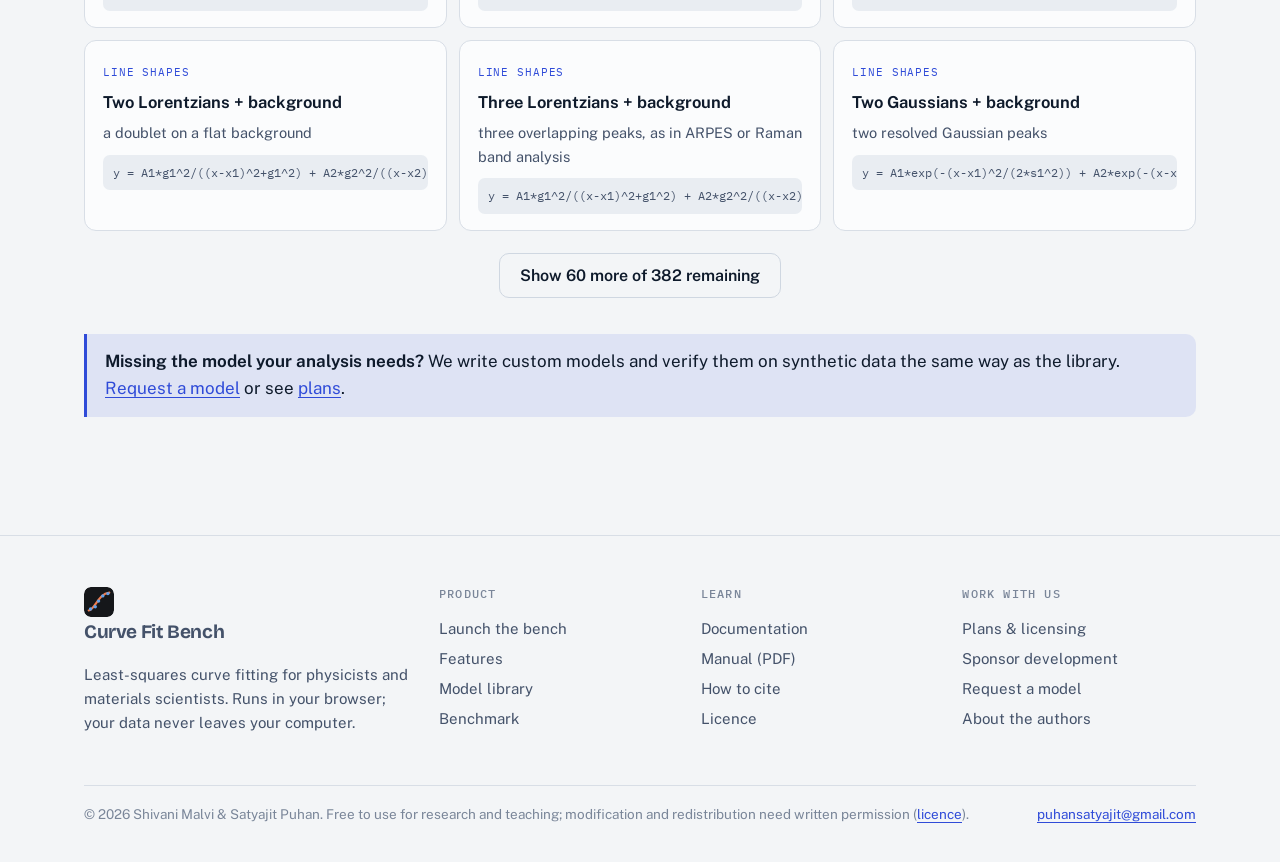
<file: models.html>
<!doctype html>
<html lang="en">
<head>
<meta charset="utf-8">
<meta name="viewport" content="width=device-width, initial-scale=1, viewport-fit=cover">
<meta http-equiv="Content-Security-Policy" content="default-src 'none'; script-src 'self'; style-src 'self' 'unsafe-inline'; img-src 'self' data:; font-src 'self'; connect-src 'none'; media-src 'none'; object-src 'none'; frame-src 'none'; worker-src 'none'; manifest-src 'self'; base-uri 'none'; form-action 'none'; upgrade-insecure-requests">
<meta name="referrer" content="strict-origin-when-cross-origin">
<title>Model library · Curve Fit Bench</title>
<meta name="description" content="Search all 442 physical models in Curve Fit Bench.">
<link rel="icon" href="assets/img/logo.svg" type="image/svg+xml">
<link rel="canonical" href="https://curvefitbench.github.io/models.html">
<meta property="og:type" content="website">
<meta property="og:title" content="Model library · Curve Fit Bench">
<meta property="og:description" content="Search all 442 physical models in Curve Fit Bench.">
<meta property="og:image" content="https://curvefitbench.github.io/assets/img/complex-fit.png">
<meta property="og:site_name" content="Curve Fit Bench">
<meta name="twitter:card" content="summary_large_image">
<meta name="author" content="Shivani Malvi, Satyajit Puhan">
<meta name="keywords" content="curve fitting, data fitter, curve fitter, online curve fitting, online data fitting, fit data online, free curve fitting software, least squares, nonlinear fit, nonlinear regression, physics data analysis, condensed matter, materials science, spectroscopy fitting, peak fitting, BCS fit, Tauc plot, online fitting tool">
<link rel="stylesheet" href="assets/fonts/site-fonts.css">
<link rel="stylesheet" href="assets/site.css">
</head>
<body>
<a class="skip" href="#main">Skip to content</a>
<div class="topbar">
  <div class="wrap">
    <span>Developed by <a href="about.html"><b>Shivani Malvi</b> &amp; <b>Satyajit Puhan</b></a></span>
    <span class="tb-r">Free for research &amp; teaching · no sign-up · nothing to install</span>
  </div>
</div>
<header class="site-head">
  <div class="wrap">
    <a class="brand" href="index.html"><img src="assets/img/logo.svg" alt="">Curve Fit Bench</a>
    <button class="menu-btn" type="button" aria-expanded="false" aria-controls="site-nav">Menu</button>
    <nav class="nav" id="site-nav" aria-label="Main">
      <a href="index.html">Home</a><a href="features.html">Features</a><a href="models.html" aria-current="page">Models</a><a href="benchmark.html">Benchmark</a><a href="docs.html">Docs</a><a href="about.html">About</a>
      <a class="plans" href="plans.html">Plans &amp; licensing</a>
      <a class="btn btn-primary btn-sm" href="app/">Launch the bench</a>
    </nav>
  </div>
</header>
<main id="main">
<section class="page-hero">
  <div class="wrap">
    <span class="eyebrow">Model library</span>
    <h1>442 models, written by physicists.</h1>
    <p class="lead">Each one carries starting values read from your data and, where physics demands it, bounds. Numerical models — the BCS gap equation, Bloch–Grüneisen and Debye integrals, WHH, Callaway — are solved properly rather than approximated.</p>
  </div>
</section>
<section style="padding-top:clamp(28px,4vw,44px)">
  <div class="wrap">
    <div class="filters">
      <label class="search" for="mq"><span class="muted" aria-hidden="true">⌕</span><input id="mq" type="search" placeholder="Search: BCS, Fano, Urbach, hopping, Curie…" autocomplete="off"></label>
      <span class="count" id="mcount" aria-live="polite"></span>
    </div>
    <div class="chips" id="chips" aria-label="Filter by subject"></div>
    <div class="mlist" id="mlist"></div>
    <div class="more-row"><button class="btn btn-ghost" id="mmore" type="button" hidden>Show more</button></div>
    <div class="callout" style="margin-top:36px"><p><b>Missing the model your analysis needs?</b> We write custom models and verify them on synthetic data the same way as the library. <a href="mailto:puhansatyajit@gmail.com?subject=Curve%20Fit%20Bench%20-%20custom%20model&amp;body=Model%20name%20/%20equation%3A%0A%0AWhat%20x%20and%20y%20are%3A%0A%0AA%20sample%20dataset%20%28optional%29%3A%0A">Request a model</a> or see <a href="plans.html">plans</a>.</p></div>
  </div>
</section>
</main>
<footer class="site-foot">
  <div class="wrap">
    <div class="foot-grid">
      <div>
        <a class="brand" href="index.html"><img src="assets/img/logo.svg" alt="">Curve Fit Bench</a>
        <p style="margin-top:12px;max-width:40ch">Least-squares curve fitting for physicists and materials scientists. Runs in your browser; your data never leaves your computer.</p>
      </div>
      <div><h4>Product</h4><a href="app/">Launch the bench</a><a href="features.html">Features</a><a href="models.html">Model library</a><a href="benchmark.html">Benchmark</a></div>
      <div><h4>Learn</h4><a href="docs.html">Documentation</a><a href="assets/curve-fit-bench-manual.pdf">Manual (PDF)</a><a href="about.html#cite">How to cite</a><a href="about.html#licence">Licence</a></div>
      <div><h4>Work with us</h4><a href="plans.html">Plans &amp; licensing</a><a href="plans.html#sponsor">Sponsor development</a><a href="mailto:puhansatyajit@gmail.com?subject=Curve%20Fit%20Bench%20-%20custom%20model">Request a model</a><a href="about.html">About the authors</a></div>
    </div>
    <div class="foot-legal">
      <span>© 2026 Shivani Malvi &amp; Satyajit Puhan. Free to use for research and teaching; modification and redistribution need written permission (<a href="about.html#licence">licence</a>).</span>
      <span><a href="mailto:puhansatyajit@gmail.com">puhansatyajit@gmail.com</a></span>
    </div>
  </div>
</footer>
<script src="assets/models.js" defer></script>
<script src="assets/site.js" defer></script>
</body>
</html>
</file>
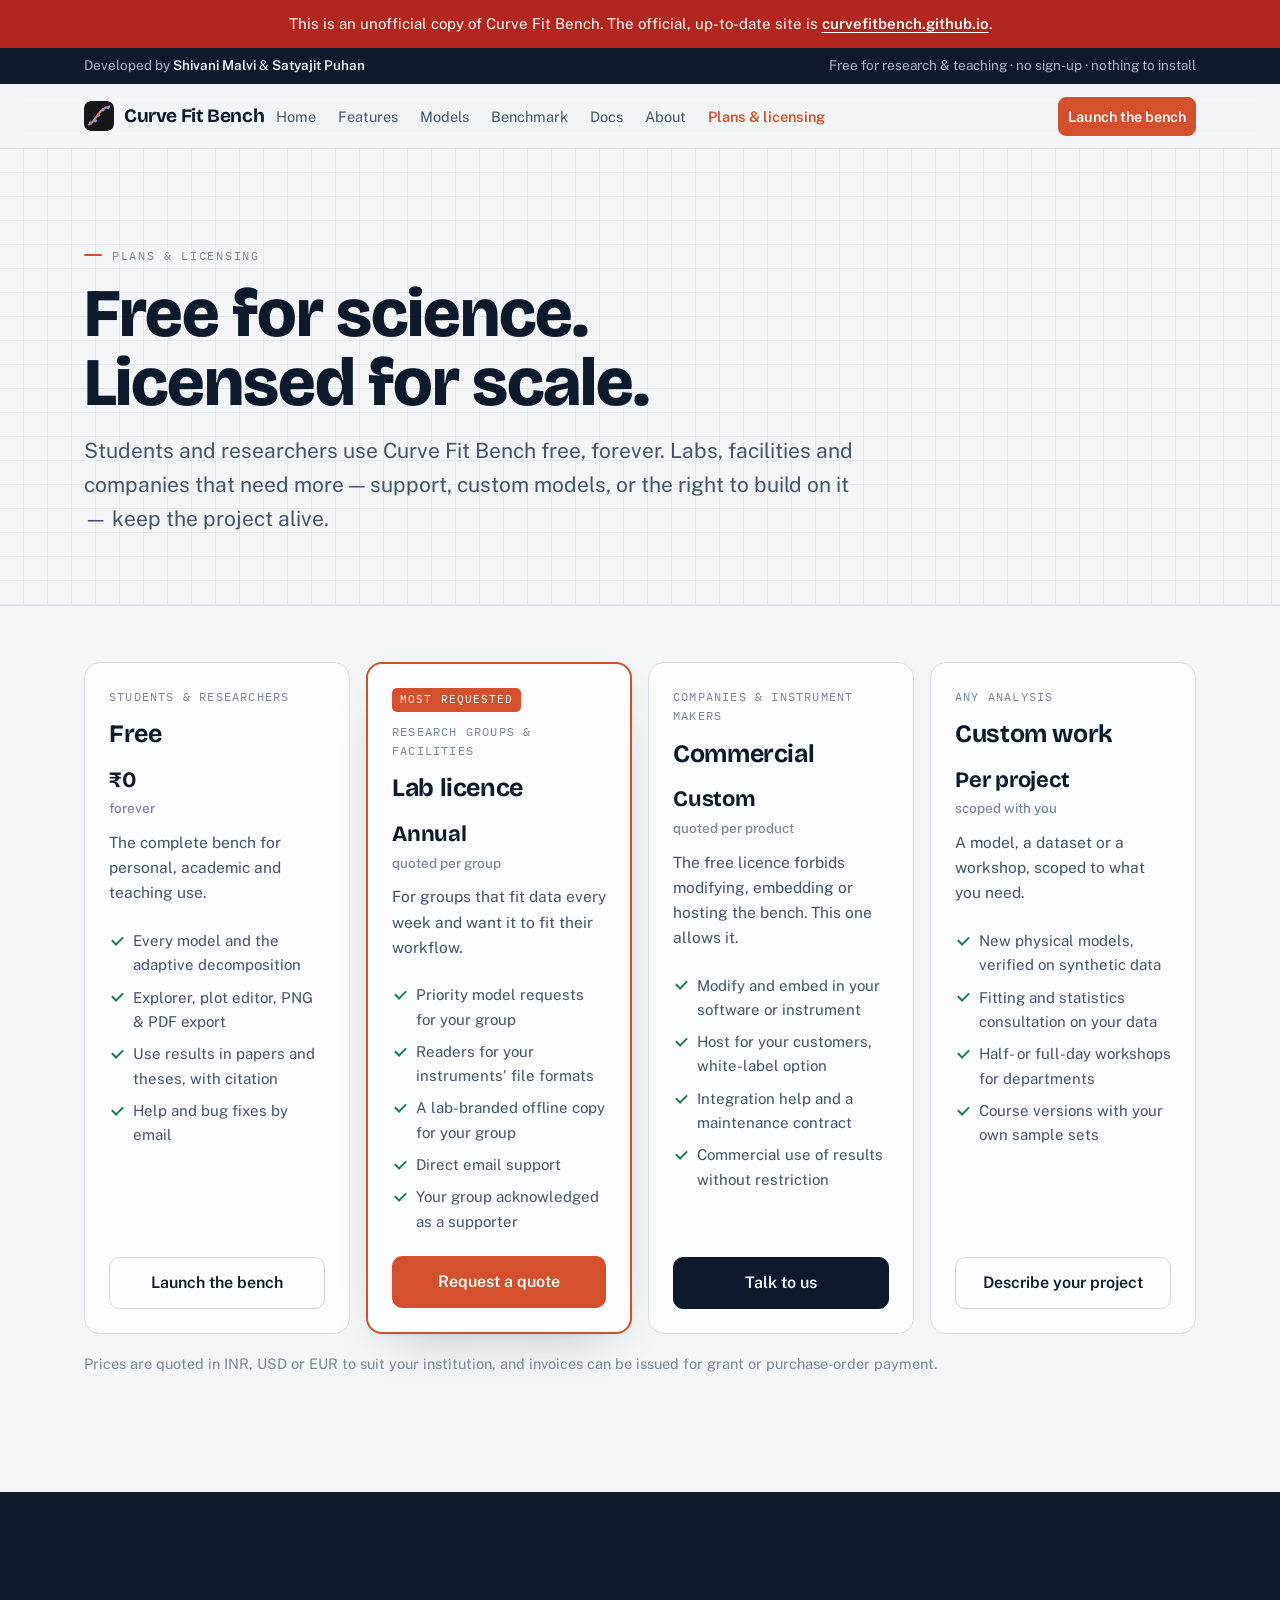
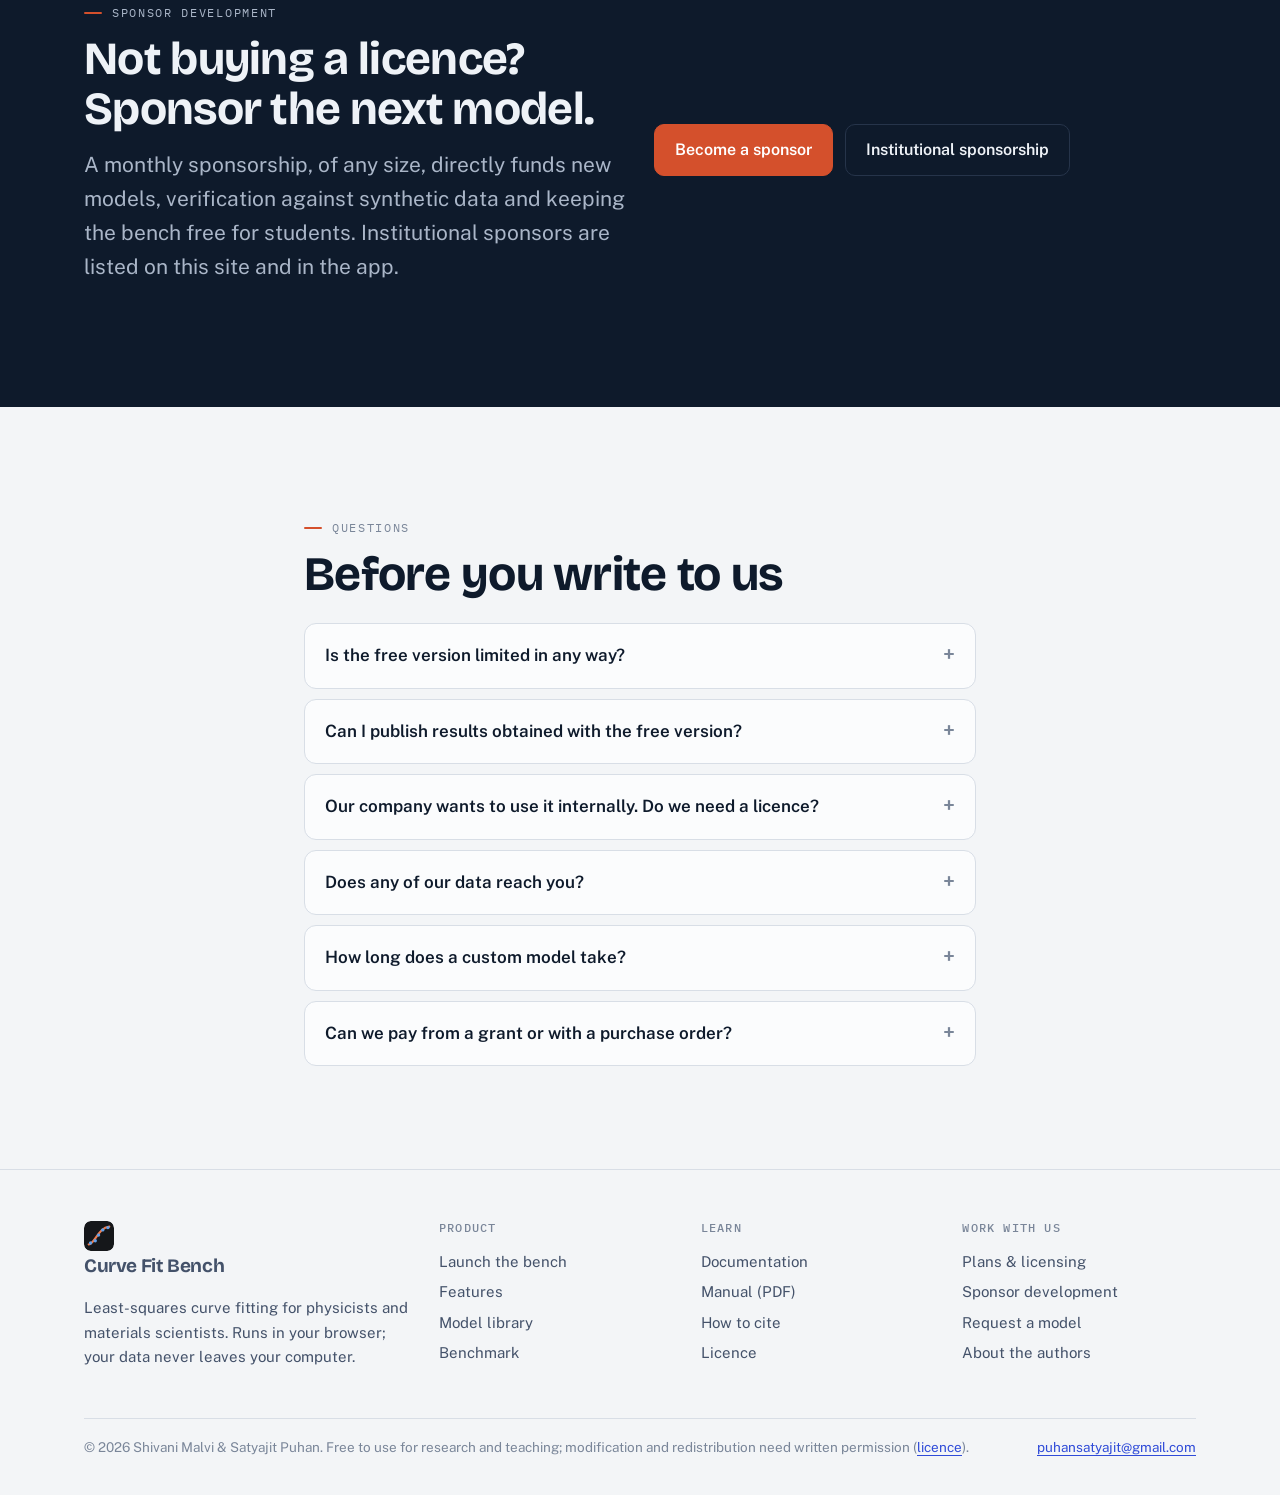
<file: plans.html>
<!doctype html>
<html lang="en">
<head>
<meta charset="utf-8">
<meta name="viewport" content="width=device-width, initial-scale=1, viewport-fit=cover">
<meta http-equiv="Content-Security-Policy" content="default-src 'none'; script-src 'self'; style-src 'self' 'unsafe-inline'; img-src 'self' data:; font-src 'self'; connect-src 'none'; media-src 'none'; object-src 'none'; frame-src 'none'; worker-src 'none'; manifest-src 'self'; base-uri 'none'; form-action 'none'; upgrade-insecure-requests">
<meta name="referrer" content="strict-origin-when-cross-origin">
<title>Plans &amp; licensing · Curve Fit Bench</title>
<meta name="description" content="Free for students and researchers; lab, commercial and custom-work licences for groups and companies.">
<link rel="icon" href="assets/img/logo.svg" type="image/svg+xml">
<link rel="canonical" href="https://curvefitbench.github.io/plans.html">
<meta property="og:type" content="website">
<meta property="og:title" content="Plans &amp; licensing · Curve Fit Bench">
<meta property="og:description" content="Free for students and researchers; lab, commercial and custom-work licences for groups and companies.">
<meta property="og:image" content="https://curvefitbench.github.io/assets/img/complex-fit.png">
<meta property="og:site_name" content="Curve Fit Bench">
<meta name="twitter:card" content="summary_large_image">
<meta name="author" content="Shivani Malvi, Satyajit Puhan">
<meta name="keywords" content="curve fitting, data fitter, curve fitter, online curve fitting, online data fitting, fit data online, free curve fitting software, least squares, nonlinear fit, nonlinear regression, physics data analysis, condensed matter, materials science, spectroscopy fitting, peak fitting, BCS fit, Tauc plot, online fitting tool">
<link rel="stylesheet" href="assets/fonts/site-fonts.css">
<link rel="stylesheet" href="assets/site.css">
</head>
<body>
<a class="skip" href="#main">Skip to content</a>
<div class="topbar">
  <div class="wrap">
    <span>Developed by <a href="about.html"><b>Shivani Malvi</b> &amp; <b>Satyajit Puhan</b></a></span>
    <span class="tb-r">Free for research &amp; teaching · no sign-up · nothing to install</span>
  </div>
</div>
<header class="site-head">
  <div class="wrap">
    <a class="brand" href="index.html"><img src="assets/img/logo.svg" alt="">Curve Fit Bench</a>
    <button class="menu-btn" type="button" aria-expanded="false" aria-controls="site-nav">Menu</button>
    <nav class="nav" id="site-nav" aria-label="Main">
      <a href="index.html">Home</a><a href="features.html">Features</a><a href="models.html">Models</a><a href="benchmark.html">Benchmark</a><a href="docs.html">Docs</a><a href="about.html">About</a>
      <a class="plans" href="plans.html" aria-current="page">Plans &amp; licensing</a>
      <a class="btn btn-primary btn-sm" href="app/">Launch the bench</a>
    </nav>
  </div>
</header>
<main id="main">
<section class="page-hero">
  <div class="wrap">
    <span class="eyebrow">Plans &amp; licensing</span>
    <h1>Free for science. Licensed for scale.</h1>
    <p class="lead">Students and researchers use Curve Fit Bench free, forever. Labs, facilities and companies that need more — support, custom models, or the right to build on it — keep the project alive.</p>
  </div>
</section>
<section style="padding-top:clamp(32px,5vw,56px)">
  <div class="wrap">
    <div class="plans">
      <div class="plan">
        <span class="who">Students &amp; researchers</span>
        <h3>Free</h3>
        <div class="price">₹0 <small>forever</small></div>
        <p>The complete bench for personal, academic and teaching use.</p>
        <ul><li>Every model and the adaptive decomposition</li><li>Explorer, plot editor, PNG &amp; PDF export</li><li>Use results in papers and theses, with citation</li><li>Help and bug fixes by email</li></ul>
        <a class="btn btn-ghost" href="app/">Launch the bench</a>
      </div>
      <div class="plan feat">
        <span class="ribbon">Most requested</span>
        <span class="who">Research groups &amp; facilities</span>
        <h3>Lab licence</h3>
        <div class="price">Annual <small>quoted per group</small></div>
        <p>For groups that fit data every week and want it to fit their workflow.</p>
        <ul><li>Priority model requests for your group</li><li>Readers for your instruments' file formats</li><li>A lab-branded offline copy for your group</li><li>Direct email support</li><li>Your group acknowledged as a supporter</li></ul>
        <a class="btn btn-primary" href="mailto:puhansatyajit@gmail.com?subject=Curve%20Fit%20Bench%20-%20lab%20licence&amp;body=Group%20/%20institution%3A%0A%0ANumber%20of%20users%3A%0A%0AInstruments%20or%20file%20formats%3A%0A%0AModels%20you%20would%20like%20added%3A%0A">Request a quote</a>
      </div>
      <div class="plan">
        <span class="who">Companies &amp; instrument makers</span>
        <h3>Commercial</h3>
        <div class="price">Custom <small>quoted per product</small></div>
        <p>The free licence forbids modifying, embedding or hosting the bench. This one allows it.</p>
        <ul><li>Modify and embed in your software or instrument</li><li>Host for your customers, white-label option</li><li>Integration help and a maintenance contract</li><li>Commercial use of results without restriction</li></ul>
        <a class="btn btn-ink" href="mailto:puhansatyajit@gmail.com?subject=Curve%20Fit%20Bench%20-%20commercial%20licence&amp;body=Company%3A%0A%0AHow%20you%20would%20like%20to%20use%20the%20bench%3A%0A%0ATimeline%3A%0A">Talk to us</a>
      </div>
      <div class="plan">
        <span class="who">Any analysis</span>
        <h3>Custom work</h3>
        <div class="price">Per project <small>scoped with you</small></div>
        <p>A model, a dataset or a workshop, scoped to what you need.</p>
        <ul><li>New physical models, verified on synthetic data</li><li>Fitting and statistics consultation on your data</li><li>Half- or full-day workshops for departments</li><li>Course versions with your own sample sets</li></ul>
        <a class="btn btn-ghost" href="mailto:puhansatyajit@gmail.com?subject=Curve%20Fit%20Bench%20-%20custom%20work&amp;body=What%20you%20need%3A%0A%0ADeadline%3A%0A">Describe your project</a>
      </div>
    </div>
    <p class="muted" style="margin-top:18px;font-size:14.5px">Prices are quoted in INR, USD or EUR to suit your institution, and invoices can be issued for grant or purchase-order payment.</p>
  </div>
</section>

<section class="band" id="sponsor">
  <div class="wrap grid-2" style="align-items:center">
    <div>
      <span class="eyebrow">Sponsor development</span>
      <h2 style="font-size:clamp(30px,4vw,46px);line-height:1.08;margin:12px 0 14px">Not buying a licence? Sponsor the next model.</h2>
      <p class="lead">A monthly sponsorship, of any size, directly funds new models, verification against synthetic data and keeping the bench free for students. Institutional sponsors are listed on this site and in the app.</p>
    </div>
    <div class="btn-row" style="justify-content:flex-start">
      <a class="btn btn-primary" href="mailto:puhansatyajit@gmail.com?subject=Curve%20Fit%20Bench%20-%20sponsorship">Become a sponsor</a>
      <a class="btn btn-ghost" href="mailto:puhansatyajit@gmail.com?subject=Curve%20Fit%20Bench%20-%20institutional%20sponsorship">Institutional sponsorship</a>
    </div>
  </div>
</section>

<section>
  <div class="wrap narrow">
    <div class="sec-head" style="margin-bottom:22px"><span class="eyebrow">Questions</span><h2>Before you write to us</h2></div>
    <div class="faq">
      <details><summary>Is the free version limited in any way?</summary><p>No. The free bench has every model, the adaptive decomposition, the explorer and export. Paid plans add support, custom work and rights the free licence does not grant — not features taken away from the free one.</p></details>
      <details><summary>Can I publish results obtained with the free version?</summary><p>Yes — in papers, theses and reports. Please cite Curve Fit Bench; see <a href="about.html#cite">how to cite</a>.</p></details>
      <details><summary>Our company wants to use it internally. Do we need a licence?</summary><p>Using the unmodified bench to analyse your own data is allowed. You need a commercial licence to modify it, build it into a product or instrument, host it for others or sell it.</p></details>
      <details><summary>Does any of our data reach you?</summary><p>No. The bench runs entirely in the browser; nothing is uploaded, with any plan. For custom work you choose what to share.</p></details>
      <details><summary>How long does a custom model take?</summary><p>It depends on the model: a closed-form expression is quick, a model that needs its own numerical solver takes longer. Every quote includes a timeline, and every model is verified on synthetic data with known parameters before delivery.</p></details>
      <details><summary>Can we pay from a grant or with a purchase order?</summary><p>Yes. We issue quotes and invoices suitable for grant accounts and institutional purchase orders.</p></details>
    </div>
  </div>
</section>
</main>
<footer class="site-foot">
  <div class="wrap">
    <div class="foot-grid">
      <div>
        <a class="brand" href="index.html"><img src="assets/img/logo.svg" alt="">Curve Fit Bench</a>
        <p style="margin-top:12px;max-width:40ch">Least-squares curve fitting for physicists and materials scientists. Runs in your browser; your data never leaves your computer.</p>
      </div>
      <div><h4>Product</h4><a href="app/">Launch the bench</a><a href="features.html">Features</a><a href="models.html">Model library</a><a href="benchmark.html">Benchmark</a></div>
      <div><h4>Learn</h4><a href="docs.html">Documentation</a><a href="assets/curve-fit-bench-manual.pdf">Manual (PDF)</a><a href="about.html#cite">How to cite</a><a href="about.html#licence">Licence</a></div>
      <div><h4>Work with us</h4><a href="plans.html">Plans &amp; licensing</a><a href="plans.html#sponsor">Sponsor development</a><a href="mailto:puhansatyajit@gmail.com?subject=Curve%20Fit%20Bench%20-%20custom%20model">Request a model</a><a href="about.html">About the authors</a></div>
    </div>
    <div class="foot-legal">
      <span>© 2026 Shivani Malvi &amp; Satyajit Puhan. Free to use for research and teaching; modification and redistribution need written permission (<a href="about.html#licence">licence</a>).</span>
      <span><a href="mailto:puhansatyajit@gmail.com">puhansatyajit@gmail.com</a></span>
    </div>
  </div>
</footer>
<script src="assets/site.js" defer></script>
</body>
</html>
</file>
<file: assets/fonts/site-fonts.css>
/* Self-hosted fonts (SIL Open Font License): no requests to third parties. */
/* latin-ext */
@font-face {
  font-family: 'Bricolage Grotesque';
  font-style: normal;
  font-weight: 600;
  font-stretch: 100%;
  font-display: swap;
  src: url(BricolageGrotesque-600-latin-ext-a4fe79.woff2) format('woff2');
  unicode-range: U+0100-02BA, U+02BD-02C5, U+02C7-02CC, U+02CE-02D7, U+02DD-02FF, U+0304, U+0308, U+0329, U+1D00-1DBF, U+1E00-1E9F, U+1EF2-1EFF, U+2020, U+20A0-20AB, U+20AD-20C0, U+2113, U+2C60-2C7F, U+A720-A7FF;
}
/* latin */
@font-face {
  font-family: 'Bricolage Grotesque';
  font-style: normal;
  font-weight: 600;
  font-stretch: 100%;
  font-display: swap;
  src: url(BricolageGrotesque-600-latin-a97232.woff2) format('woff2');
  unicode-range: U+0000-00FF, U+0131, U+0152-0153, U+02BB-02BC, U+02C6, U+02DA, U+02DC, U+0304, U+0308, U+0329, U+2000-206F, U+20AC, U+2122, U+2191, U+2193, U+2212, U+2215, U+FEFF, U+FFFD;
}
/* latin-ext */
@font-face {
  font-family: 'Bricolage Grotesque';
  font-style: normal;
  font-weight: 700;
  font-stretch: 100%;
  font-display: swap;
  src: url(BricolageGrotesque-700-latin-ext-a4fe79.woff2) format('woff2');
  unicode-range: U+0100-02BA, U+02BD-02C5, U+02C7-02CC, U+02CE-02D7, U+02DD-02FF, U+0304, U+0308, U+0329, U+1D00-1DBF, U+1E00-1E9F, U+1EF2-1EFF, U+2020, U+20A0-20AB, U+20AD-20C0, U+2113, U+2C60-2C7F, U+A720-A7FF;
}
/* latin */
@font-face {
  font-family: 'Bricolage Grotesque';
  font-style: normal;
  font-weight: 700;
  font-stretch: 100%;
  font-display: swap;
  src: url(BricolageGrotesque-700-latin-a97232.woff2) format('woff2');
  unicode-range: U+0000-00FF, U+0131, U+0152-0153, U+02BB-02BC, U+02C6, U+02DA, U+02DC, U+0304, U+0308, U+0329, U+2000-206F, U+20AC, U+2122, U+2191, U+2193, U+2212, U+2215, U+FEFF, U+FFFD;
}
/* latin-ext */
@font-face {
  font-family: 'Bricolage Grotesque';
  font-style: normal;
  font-weight: 800;
  font-stretch: 100%;
  font-display: swap;
  src: url(BricolageGrotesque-800-latin-ext-a4fe79.woff2) format('woff2');
  unicode-range: U+0100-02BA, U+02BD-02C5, U+02C7-02CC, U+02CE-02D7, U+02DD-02FF, U+0304, U+0308, U+0329, U+1D00-1DBF, U+1E00-1E9F, U+1EF2-1EFF, U+2020, U+20A0-20AB, U+20AD-20C0, U+2113, U+2C60-2C7F, U+A720-A7FF;
}
/* latin */
@font-face {
  font-family: 'Bricolage Grotesque';
  font-style: normal;
  font-weight: 800;
  font-stretch: 100%;
  font-display: swap;
  src: url(BricolageGrotesque-800-latin-a97232.woff2) format('woff2');
  unicode-range: U+0000-00FF, U+0131, U+0152-0153, U+02BB-02BC, U+02C6, U+02DA, U+02DC, U+0304, U+0308, U+0329, U+2000-206F, U+20AC, U+2122, U+2191, U+2193, U+2212, U+2215, U+FEFF, U+FFFD;
}
/* latin-ext */
@font-face {
  font-family: 'IBM Plex Mono';
  font-style: normal;
  font-weight: 400;
  font-display: swap;
  src: url(IBMPlexMono-400-latin-ext-7f25d9.woff2) format('woff2');
  unicode-range: U+0100-02BA, U+02BD-02C5, U+02C7-02CC, U+02CE-02D7, U+02DD-02FF, U+0304, U+0308, U+0329, U+1D00-1DBF, U+1E00-1E9F, U+1EF2-1EFF, U+2020, U+20A0-20AB, U+20AD-20C0, U+2113, U+2C60-2C7F, U+A720-A7FF;
}
/* latin */
@font-face {
  font-family: 'IBM Plex Mono';
  font-style: normal;
  font-weight: 400;
  font-display: swap;
  src: url(IBMPlexMono-400-latin-d196e8.woff2) format('woff2');
  unicode-range: U+0000-00FF, U+0131, U+0152-0153, U+02BB-02BC, U+02C6, U+02DA, U+02DC, U+0304, U+0308, U+0329, U+2000-206F, U+20AC, U+2122, U+2191, U+2193, U+2212, U+2215, U+FEFF, U+FFFD;
}
/* latin-ext */
@font-face {
  font-family: 'IBM Plex Mono';
  font-style: normal;
  font-weight: 500;
  font-display: swap;
  src: url(IBMPlexMono-500-latin-ext-b42080.woff2) format('woff2');
  unicode-range: U+0100-02BA, U+02BD-02C5, U+02C7-02CC, U+02CE-02D7, U+02DD-02FF, U+0304, U+0308, U+0329, U+1D00-1DBF, U+1E00-1E9F, U+1EF2-1EFF, U+2020, U+20A0-20AB, U+20AD-20C0, U+2113, U+2C60-2C7F, U+A720-A7FF;
}
/* latin */
@font-face {
  font-family: 'IBM Plex Mono';
  font-style: normal;
  font-weight: 500;
  font-display: swap;
  src: url(IBMPlexMono-500-latin-a7544c.woff2) format('woff2');
  unicode-range: U+0000-00FF, U+0131, U+0152-0153, U+02BB-02BC, U+02C6, U+02DA, U+02DC, U+0304, U+0308, U+0329, U+2000-206F, U+20AC, U+2122, U+2191, U+2193, U+2212, U+2215, U+FEFF, U+FFFD;
}
/* latin-ext */
@font-face {
  font-family: 'IBM Plex Mono';
  font-style: normal;
  font-weight: 600;
  font-display: swap;
  src: url(IBMPlexMono-600-latin-ext-bf8910.woff2) format('woff2');
  unicode-range: U+0100-02BA, U+02BD-02C5, U+02C7-02CC, U+02CE-02D7, U+02DD-02FF, U+0304, U+0308, U+0329, U+1D00-1DBF, U+1E00-1E9F, U+1EF2-1EFF, U+2020, U+20A0-20AB, U+20AD-20C0, U+2113, U+2C60-2C7F, U+A720-A7FF;
}
/* latin */
@font-face {
  font-family: 'IBM Plex Mono';
  font-style: normal;
  font-weight: 600;
  font-display: swap;
  src: url(IBMPlexMono-600-latin-9b8270.woff2) format('woff2');
  unicode-range: U+0000-00FF, U+0131, U+0152-0153, U+02BB-02BC, U+02C6, U+02DA, U+02DC, U+0304, U+0308, U+0329, U+2000-206F, U+20AC, U+2122, U+2191, U+2193, U+2212, U+2215, U+FEFF, U+FFFD;
}
/* latin-ext */
@font-face {
  font-family: 'Public Sans';
  font-style: normal;
  font-weight: 400;
  font-display: swap;
  src: url(PublicSans-400-latin-ext-98f94f.woff2) format('woff2');
  unicode-range: U+0100-02BA, U+02BD-02C5, U+02C7-02CC, U+02CE-02D7, U+02DD-02FF, U+0304, U+0308, U+0329, U+1D00-1DBF, U+1E00-1E9F, U+1EF2-1EFF, U+2020, U+20A0-20AB, U+20AD-20C0, U+2113, U+2C60-2C7F, U+A720-A7FF;
}
/* latin */
@font-face {
  font-family: 'Public Sans';
  font-style: normal;
  font-weight: 400;
  font-display: swap;
  src: url(PublicSans-400-latin-e769ef.woff2) format('woff2');
  unicode-range: U+0000-00FF, U+0131, U+0152-0153, U+02BB-02BC, U+02C6, U+02DA, U+02DC, U+0304, U+0308, U+0329, U+2000-206F, U+20AC, U+2122, U+2191, U+2193, U+2212, U+2215, U+FEFF, U+FFFD;
}
/* latin-ext */
@font-face {
  font-family: 'Public Sans';
  font-style: normal;
  font-weight: 500;
  font-display: swap;
  src: url(PublicSans-500-latin-ext-98f94f.woff2) format('woff2');
  unicode-range: U+0100-02BA, U+02BD-02C5, U+02C7-02CC, U+02CE-02D7, U+02DD-02FF, U+0304, U+0308, U+0329, U+1D00-1DBF, U+1E00-1E9F, U+1EF2-1EFF, U+2020, U+20A0-20AB, U+20AD-20C0, U+2113, U+2C60-2C7F, U+A720-A7FF;
}
/* latin */
@font-face {
  font-family: 'Public Sans';
  font-style: normal;
  font-weight: 500;
  font-display: swap;
  src: url(PublicSans-500-latin-e769ef.woff2) format('woff2');
  unicode-range: U+0000-00FF, U+0131, U+0152-0153, U+02BB-02BC, U+02C6, U+02DA, U+02DC, U+0304, U+0308, U+0329, U+2000-206F, U+20AC, U+2122, U+2191, U+2193, U+2212, U+2215, U+FEFF, U+FFFD;
}
/* latin-ext */
@font-face {
  font-family: 'Public Sans';
  font-style: normal;
  font-weight: 600;
  font-display: swap;
  src: url(PublicSans-600-latin-ext-98f94f.woff2) format('woff2');
  unicode-range: U+0100-02BA, U+02BD-02C5, U+02C7-02CC, U+02CE-02D7, U+02DD-02FF, U+0304, U+0308, U+0329, U+1D00-1DBF, U+1E00-1E9F, U+1EF2-1EFF, U+2020, U+20A0-20AB, U+20AD-20C0, U+2113, U+2C60-2C7F, U+A720-A7FF;
}
/* latin */
@font-face {
  font-family: 'Public Sans';
  font-style: normal;
  font-weight: 600;
  font-display: swap;
  src: url(PublicSans-600-latin-e769ef.woff2) format('woff2');
  unicode-range: U+0000-00FF, U+0131, U+0152-0153, U+02BB-02BC, U+02C6, U+02DA, U+02DC, U+0304, U+0308, U+0329, U+2000-206F, U+20AC, U+2122, U+2191, U+2193, U+2212, U+2215, U+FEFF, U+FFFD;
}
/* latin-ext */
@font-face {
  font-family: 'Public Sans';
  font-style: normal;
  font-weight: 650;
  font-display: swap;
  src: url(PublicSans-650-latin-ext-98f94f.woff2) format('woff2');
  unicode-range: U+0100-02BA, U+02BD-02C5, U+02C7-02CC, U+02CE-02D7, U+02DD-02FF, U+0304, U+0308, U+0329, U+1D00-1DBF, U+1E00-1E9F, U+1EF2-1EFF, U+2020, U+20A0-20AB, U+20AD-20C0, U+2113, U+2C60-2C7F, U+A720-A7FF;
}
/* latin */
@font-face {
  font-family: 'Public Sans';
  font-style: normal;
  font-weight: 650;
  font-display: swap;
  src: url(PublicSans-650-latin-e769ef.woff2) format('woff2');
  unicode-range: U+0000-00FF, U+0131, U+0152-0153, U+02BB-02BC, U+02C6, U+02DA, U+02DC, U+0304, U+0308, U+0329, U+2000-206F, U+20AC, U+2122, U+2191, U+2193, U+2212, U+2215, U+FEFF, U+FFFD;
}
</file>
<file: assets/site.css>
/* Curve Fit Bench — site styles
   A calibration-sheet identity: cool paper with a millimetre grid, cobalt ink
   for data, a signal red-orange for the fitted curve. */
:root{
  color-scheme: light;
  --ground:#f3f5f7; --paper:#fbfcfd; --paper-2:#e9edf2;
  --ink:#0e1a2b; --ink-2:#44526a; --ink-3:#7a8699;
  --rule:#d8dee6; --grid:#e3e8ee; --grid-strong:#cfd7e1;
  --data:#2f4bd8; --data-soft:rgba(47,75,216,.10);
  --fit:#d4502c; --fit-soft:rgba(212,80,44,.10);
  --good:#177a4e; --warn:#a8650a;
  --band:#0e1a2b; --band-ink:#eef2f7; --band-ink-2:#aab6c8; --band-rule:#26344a;
  --shadow:0 1px 2px rgba(14,26,43,.06),0 18px 50px -28px rgba(14,26,43,.35);
  --display:"Bricolage Grotesque",ui-sans-serif,system-ui,"Segoe UI",sans-serif;
  --sans:"Public Sans",system-ui,-apple-system,"Segoe UI",sans-serif;
  --mono:"IBM Plex Mono",ui-monospace,SFMono-Regular,Menlo,Consolas,monospace;
}
@media (prefers-color-scheme: dark){
  :root:not([data-theme="light"]){
    color-scheme: dark;
    --ground:#0b1119; --paper:#111925; --paper-2:#182231;
    --ink:#e8edf4; --ink-2:#a9b4c4; --ink-3:#77849a;
    --rule:#243044; --grid:#172131; --grid-strong:#223047;
    --data:#7388f5; --data-soft:rgba(115,136,245,.14);
    --fit:#e0633c; --fit-soft:rgba(224,99,60,.14);
    --good:#3fb07a; --warn:#d99a3a;
    --band:#060a10; --band-ink:#eef2f7; --band-ink-2:#9aa7ba; --band-rule:#1c2638;
    --shadow:0 1px 2px rgba(0,0,0,.5),0 18px 50px -28px rgba(0,0,0,.9);
  }
}
:root[data-theme="dark"]{
  color-scheme: dark;
  --ground:#0b1119; --paper:#111925; --paper-2:#182231;
  --ink:#e8edf4; --ink-2:#a9b4c4; --ink-3:#77849a;
  --rule:#243044; --grid:#172131; --grid-strong:#223047;
  --data:#7388f5; --data-soft:rgba(115,136,245,.14);
  --fit:#e0633c; --fit-soft:rgba(224,99,60,.14);
  --good:#3fb07a; --warn:#d99a3a;
  --band:#060a10; --band-ink:#eef2f7; --band-ink-2:#9aa7ba; --band-rule:#1c2638;
  --shadow:0 1px 2px rgba(0,0,0,.5),0 18px 50px -28px rgba(0,0,0,.9);
}

*{box-sizing:border-box}
html{scroll-behavior:smooth}
@media (prefers-reduced-motion: reduce){html{scroll-behavior:auto}*{transition:none!important;animation:none!important}}
body{margin:0;background:var(--ground);color:var(--ink);font-family:var(--sans);font-size:17px;line-height:1.62;-webkit-font-smoothing:antialiased;text-rendering:optimizeLegibility}
img{max-width:100%;display:block}
a{color:var(--data);text-underline-offset:3px}
a:hover{text-decoration-thickness:2px}
:focus-visible{outline:2px solid var(--data);outline-offset:3px;border-radius:4px}
h1,h2,h3,h4{font-family:var(--display);color:var(--ink);text-wrap:balance;margin:0;letter-spacing:-.015em}
p{margin:0 0 1em}
code,kbd,.mono{font-family:var(--mono)}
.wrap{max-width:1200px;margin:0 auto;padding-inline:clamp(16px,4vw,44px)}
.narrow{max-width:760px}
.eyebrow{display:inline-flex;align-items:center;gap:10px;font-family:var(--mono);font-size:12px;letter-spacing:.14em;text-transform:uppercase;color:var(--ink-3)}
.eyebrow::before{content:"";width:18px;height:2px;background:var(--fit);border-radius:2px}
.lead{font-size:clamp(18px,1.9vw,21px);color:var(--ink-2);max-width:60ch}
.muted{color:var(--ink-3)}
.skip{position:absolute;left:-999px;top:8px;background:var(--ink);color:var(--paper);padding:8px 12px;border-radius:6px;z-index:50}
.skip:focus{left:12px}

/* header */
.site-head{position:sticky;top:env(safe-area-inset-top,0px);z-index:20;background:color-mix(in srgb,var(--ground) 86%,transparent);backdrop-filter:saturate(1.4) blur(10px);border-bottom:1px solid var(--rule)}
.site-head .wrap{display:flex;align-items:center;gap:18px;min-height:64px}
.brand{display:flex;align-items:center;gap:10px;text-decoration:none;color:var(--ink);font-family:var(--display);font-weight:700;font-size:19px;letter-spacing:-.02em;white-space:nowrap}
.brand img{width:30px;height:30px;border-radius:7px}
.site-head .brand{margin-right:14px}
.nav{margin-left:auto;display:flex;align-items:center;gap:4px}
.nav a{color:var(--ink-2);text-decoration:none;font-size:14.5px;padding:7px 9px;border-radius:8px;white-space:nowrap}
.nav a:hover{color:var(--ink);background:var(--paper-2)}
.nav a[aria-current="page"]{color:var(--ink);font-weight:600}
.nav a.plans{color:var(--fit);font-weight:600}
.menu-btn{display:none;margin-left:auto;background:none;border:1px solid var(--rule);color:var(--ink);border-radius:8px;padding:7px 10px;font:inherit;font-size:14px}
@media (max-width:1240px){
  .menu-btn{display:inline-flex}
  .nav{display:none;position:absolute;left:0;right:0;top:100%;flex-direction:column;align-items:stretch;background:var(--ground);border-bottom:1px solid var(--rule);padding:8px 16px 16px}
  .nav.open{display:flex}
  .nav a{padding:11px 8px;font-size:16px}
  .nav .btn{margin-top:8px;justify-content:center}
}

/* buttons */
.btn{display:inline-flex;align-items:center;gap:8px;padding:12px 20px;border-radius:10px;font-family:var(--sans);font-weight:600;font-size:16px;text-decoration:none;border:1.5px solid transparent;cursor:pointer;transition:transform .15s,background .15s,border-color .15s;white-space:nowrap}
.btn:hover{transform:translateY(-1px);text-decoration:none}
.btn-primary{background:var(--fit);color:#fff;border-color:var(--fit)}
.btn-primary:hover{background:color-mix(in srgb,var(--fit) 88%,#000)}
.btn-ink{background:var(--ink);color:var(--ground);border-color:var(--ink)}
.btn-ghost{background:transparent;color:var(--ink);border-color:var(--grid-strong)}
.btn-ghost:hover{border-color:var(--ink)}
.btn-sm{padding:8px 14px;font-size:14px;border-radius:8px}
.nav .btn-sm{color:#fff}
.btn-row{display:flex;flex-wrap:wrap;gap:12px}

/* sections */
section{padding-block:clamp(56px,8vw,104px)}
.sec-head{max-width:760px;margin-bottom:clamp(28px,4vw,48px)}
.sec-head h2{font-size:clamp(30px,4.2vw,48px);line-height:1.08;margin:12px 0 14px;font-weight:700}
.sec-head p{color:var(--ink-2);max-width:62ch;margin:0}
.paper{background:var(--paper);border-block:1px solid var(--rule)}
.band{background:var(--band);color:var(--band-ink)}
.band h2,.band h3{color:var(--band-ink)}
.band p,.band .lead{color:var(--band-ink-2)}
.band .eyebrow{color:var(--band-ink-2)}
.band .btn-ghost{color:var(--band-ink);border-color:var(--band-rule)}
.band .btn-ghost:hover{border-color:var(--band-ink)}

/* page hero (inner pages) */
.page-hero{padding-block:clamp(48px,7vw,88px) clamp(28px,4vw,48px);background-image:linear-gradient(var(--grid) 1px,transparent 1px),linear-gradient(90deg,var(--grid) 1px,transparent 1px);background-size:24px 24px;background-position:-1px -1px;border-bottom:1px solid var(--rule)}
.page-hero h1{font-size:clamp(38px,6vw,68px);line-height:1.02;font-weight:800;margin:14px 0 16px;max-width:18ch}

/* home hero */
.hero{padding-block:clamp(36px,6vw,72px) clamp(40px,6vw,80px);background-image:linear-gradient(var(--grid) 1px,transparent 1px),linear-gradient(90deg,var(--grid) 1px,transparent 1px);background-size:24px 24px;background-position:-1px -1px;border-bottom:1px solid var(--rule)}
.hero .wrap{display:grid;grid-template-columns:minmax(0,.9fr) minmax(0,1.1fr);gap:clamp(28px,5vw,64px);align-items:center}
@media (max-width:960px){.hero .wrap{grid-template-columns:minmax(0,1fr)}}
.hero h1{font-size:clamp(40px,5.3vw,70px);line-height:.98;font-weight:800;margin:16px 0 20px;letter-spacing:-.03em}
.hero h1 .fit{color:var(--fit)}
.hero .lead{margin-bottom:26px}
.hero .fine{margin-top:18px;font-family:var(--mono);font-size:13px;color:var(--ink-3)}

.scope{background:var(--paper);border:1px solid var(--rule);border-radius:16px;box-shadow:var(--shadow);overflow:hidden}
.scope-bar{display:flex;align-items:center;gap:10px;flex-wrap:wrap;padding:10px 14px;border-bottom:1px solid var(--rule);font-family:var(--mono);font-size:12.5px;color:var(--ink-3)}
.scope-bar b{color:var(--ink);font-weight:600}
.scope-bar .step{margin-left:auto;color:var(--ink-2)}
.scope canvas{display:block;width:100%;height:auto;max-width:100%}
.scope-read{display:grid;grid-template-columns:repeat(3,minmax(0,1fr));border-top:1px solid var(--rule)}
.scope-read div{padding:10px 14px;border-right:1px solid var(--rule);font-family:var(--mono);font-size:11.5px;letter-spacing:.04em;color:var(--ink-3);font-variant-numeric:tabular-nums;min-width:0}
.scope-read div:last-child{border-right:0}
.scope-read b{display:block;font-size:clamp(13px,1.5vw,17px);color:var(--ink);font-weight:600;letter-spacing:0;white-space:nowrap;overflow:hidden;text-overflow:ellipsis}
.scope-read b.ok{color:var(--good)}
.scope-read b.bad{color:var(--fit)}

/* stat strip */
.strip{border-bottom:1px solid var(--rule);background:var(--paper)}
.strip .wrap{display:grid;grid-template-columns:repeat(4,minmax(0,1fr))}
@media (max-width:760px){.strip .wrap{grid-template-columns:repeat(2,minmax(0,1fr))}}
.strip .wrap > div{padding:22px 12px 20px 0;border-right:1px solid var(--rule);padding-left:clamp(0px,1.4vw,18px)}
.strip .wrap > div:first-child{padding-left:0}
.strip .wrap > div:last-child{border-right:0}
@media (max-width:760px){.strip .wrap > div:nth-child(2){border-right:0}.strip .wrap > div:nth-child(-n+2){border-bottom:1px solid var(--rule)}.strip .wrap > div:nth-child(3){padding-left:0}}
.strip b{display:block;font-family:var(--display);font-size:clamp(28px,3.6vw,40px);font-weight:700;line-height:1.1;font-variant-numeric:tabular-nums;letter-spacing:-.02em}
.strip span{font-size:14.5px;color:var(--ink-2)}

/* grids & cards */
.grid-2{display:grid;grid-template-columns:repeat(2,minmax(0,1fr));gap:clamp(18px,3vw,28px)}
.grid-3{display:grid;grid-template-columns:repeat(3,minmax(0,1fr));gap:clamp(16px,2.4vw,24px)}
@media (max-width:900px){.grid-3{grid-template-columns:minmax(0,1fr)}}
@media (max-width:760px){.grid-2{grid-template-columns:minmax(0,1fr)}}
.card{background:var(--paper);border:1px solid var(--rule);border-radius:14px;padding:24px}
.card h3{font-size:21px;margin:0 0 8px;font-weight:700}
.card p{color:var(--ink-2);margin:0;font-size:16px}
.tag{display:inline-block;font-family:var(--mono);font-size:11.5px;letter-spacing:.08em;text-transform:uppercase;color:var(--data);margin-bottom:8px}

/* problem / answer pairs */
.pa{display:grid;grid-template-columns:minmax(0,1fr) minmax(0,1fr);border:1px solid var(--rule);border-radius:14px;overflow:hidden;background:var(--paper)}
@media (max-width:760px){.pa{grid-template-columns:minmax(0,1fr)}}
.pa > div{padding:24px}
.pa > div + div{border-left:1px solid var(--rule)}
@media (max-width:760px){.pa > div + div{border-left:0;border-top:1px solid var(--rule)}}
.pa .k{font-family:var(--mono);font-size:12px;letter-spacing:.1em;text-transform:uppercase;margin-bottom:8px;display:block}
.pa .k.no{color:var(--fit)}
.pa .k.yes{color:var(--good)}
.pa p{margin:0;color:var(--ink-2)}

.pa.stack{grid-template-columns:minmax(0,1fr)}
.pa.stack > div + div{border-left:0;border-top:1px solid var(--rule)}

/* feature rows */
.feature{display:grid;grid-template-columns:minmax(0,.85fr) minmax(0,1.15fr);gap:clamp(24px,5vw,64px);align-items:center}
.feature + .feature{margin-top:clamp(56px,8vw,96px)}
.feature.flip .txt{order:2}
@media (max-width:900px){.feature{grid-template-columns:minmax(0,1fr)}.feature.flip .txt{order:0}}
.feature h3{font-size:clamp(26px,3.2vw,36px);line-height:1.12;margin:10px 0 14px;font-weight:700}
.feature p{color:var(--ink-2)}
.ticks{list-style:none;padding:0;margin:0;display:grid;gap:8px}
.ticks li{position:relative;padding-left:26px;color:var(--ink-2)}
.ticks li::before{content:"";position:absolute;left:2px;top:.62em;width:12px;height:2px;background:var(--data);border-radius:2px}
.shot{border-radius:12px;border:1px solid var(--rule);box-shadow:var(--shadow);background:var(--paper)}

/* plans */
.plans{display:grid;grid-template-columns:repeat(4,minmax(0,1fr));gap:16px;align-items:stretch}
@media (max-width:1100px){.plans{grid-template-columns:repeat(2,minmax(0,1fr))}}
@media (max-width:620px){.plans{grid-template-columns:minmax(0,1fr)}}
.plan{display:flex;flex-direction:column;background:var(--paper);border:1px solid var(--rule);border-radius:16px;padding:24px}
.plan.feat{border:2px solid var(--fit);box-shadow:var(--shadow)}
.plan .who{font-family:var(--mono);font-size:12px;letter-spacing:.1em;text-transform:uppercase;color:var(--ink-3)}
.plan h3{font-size:25px;margin:8px 0 6px;font-weight:700}
.plan .price{font-family:var(--display);font-size:22px;font-weight:700;letter-spacing:-.01em;margin:2px 0 10px}
.plan .price small{display:block;font-family:var(--sans);font-size:13.5px;font-weight:500;color:var(--ink-3);letter-spacing:0}
.plan > p{color:var(--ink-2);font-size:15.5px}
.plan ul{list-style:none;padding:0;margin:8px 0 22px;display:grid;gap:8px;font-size:15px;color:var(--ink-2)}
.plan li{position:relative;padding-left:24px}
.plan li::before{content:"";position:absolute;left:3px;top:.45em;width:9px;height:5px;border-left:2px solid var(--good);border-bottom:2px solid var(--good);transform:rotate(-45deg)}
.plan .btn{margin-top:auto;justify-content:center}
.ribbon{align-self:flex-start;font-family:var(--mono);font-size:11px;letter-spacing:.1em;text-transform:uppercase;background:var(--fit);color:#fff;padding:3px 8px;border-radius:5px;margin-bottom:10px}

/* FAQ */
.faq{display:grid;gap:10px}
.faq details{background:var(--paper);border:1px solid var(--rule);border-radius:12px;padding:0 20px}
.faq summary{cursor:pointer;list-style:none;padding:18px 0;font-weight:600;display:flex;justify-content:space-between;gap:16px}
.faq summary::-webkit-details-marker{display:none}
.faq summary::after{content:"+";font-family:var(--mono);color:var(--ink-3);font-size:20px;line-height:1}
.faq details[open] summary::after{content:"−"}
.faq details p{color:var(--ink-2);padding-bottom:18px;margin:0}

/* models page */
.filters{display:flex;flex-wrap:wrap;gap:10px;align-items:center;margin-bottom:18px}
.search{flex:1;min-width:220px;display:flex;align-items:center;gap:8px;background:var(--paper);border:1px solid var(--grid-strong);border-radius:10px;padding:0 12px}
.search input{flex:1;min-width:0;border:0;background:transparent;color:var(--ink);font:inherit;font-size:16px;padding:12px 0;outline:none}
.search:focus-within{border-color:var(--data)}
.chips{display:flex;flex-wrap:wrap;gap:6px;margin-bottom:22px}
.chip{font:inherit;font-size:14px;border:1px solid var(--rule);background:var(--paper);color:var(--ink-2);border-radius:999px;padding:6px 12px;cursor:pointer;display:inline-flex;gap:7px;align-items:baseline}
.chip b{font-family:var(--mono);font-size:12px;color:var(--ink-3);font-weight:500}
.chip[aria-pressed="true"]{background:var(--ink);color:var(--ground);border-color:var(--ink)}
.chip[aria-pressed="true"] b{color:var(--ground)}
.count{font-family:var(--mono);font-size:13px;color:var(--ink-3);white-space:nowrap}
.mlist{display:grid;grid-template-columns:repeat(auto-fill,minmax(min(100%,340px),1fr));gap:12px}
.model{background:var(--paper);border:1px solid var(--rule);border-radius:12px;padding:16px 18px;min-width:0}
.model .g{font-family:var(--mono);font-size:11px;letter-spacing:.08em;text-transform:uppercase;color:var(--data)}
.model h3{font-family:var(--sans);font-size:16.5px;font-weight:650;margin:4px 0 6px;letter-spacing:0}
.model p{font-size:14.5px;color:var(--ink-2);margin:0 0 10px}
.model code{display:block;font-size:12px;color:var(--ink-2);background:var(--paper-2);border-radius:7px;padding:8px 10px;overflow-x:auto;white-space:nowrap}
.model .opt{font-family:var(--mono);font-size:11px;color:var(--warn);margin-left:6px}
.more-row{display:flex;justify-content:center;margin-top:22px}

/* benchmark */
.chartcard{background:var(--paper);border:1px solid var(--rule);border-radius:14px;padding:clamp(16px,2.4vw,24px)}
.chartcard h3{font-size:20px;font-weight:700;margin:0 0 4px}
.chartcard .sub{font-size:14.5px;color:var(--ink-2);margin:0 0 12px}
.legend{display:flex;flex-wrap:wrap;gap:16px;font-size:14px;color:var(--ink-2);margin-bottom:8px}
.legend span{display:inline-flex;align-items:center;gap:7px}
.legend i{width:10px;height:10px;border-radius:50%;display:inline-block}
.chart-wrap{position:relative;overflow-x:auto}
.chart-wrap svg{display:block;width:100%;min-width:560px;height:auto}
.tip{position:absolute;pointer-events:none;background:var(--ink);color:var(--ground);font-size:13px;line-height:1.45;padding:8px 10px;border-radius:8px;white-space:nowrap;z-index:5;font-variant-numeric:tabular-nums}
.tip[hidden]{display:none}
.tbl-wrap{overflow-x:auto}
table.data{width:100%;border-collapse:collapse;font-size:15px;font-variant-numeric:tabular-nums}
table.data th{text-align:left;font-family:var(--mono);font-size:11.5px;letter-spacing:.08em;text-transform:uppercase;color:var(--ink-3);font-weight:500;padding:0 12px 10px 0;border-bottom:1px solid var(--rule)}
table.data td{padding:10px 12px 10px 0;border-bottom:1px solid var(--rule);vertical-align:top}
table.data .n{text-align:right;font-family:var(--mono)}
table.data .bad{color:var(--fit)}
table.data .ok{color:var(--good);font-weight:600}
.kpis{display:grid;grid-template-columns:repeat(3,minmax(0,1fr));gap:14px}
@media (max-width:760px){.kpis{grid-template-columns:minmax(0,1fr)}}
.kpi{background:var(--paper);border:1px solid var(--rule);border-radius:14px;padding:20px}
.kpi b{display:block;font-family:var(--display);font-size:clamp(34px,4.4vw,48px);font-weight:700;letter-spacing:-.02em;line-height:1.05;font-variant-numeric:tabular-nums}
.kpi span{color:var(--ink-2);font-size:15px}

/* docs */
.doc{display:grid;grid-template-columns:220px minmax(0,1fr);gap:clamp(24px,4vw,56px);align-items:start}
@media (max-width:900px){.doc{grid-template-columns:minmax(0,1fr)}.toc{position:static!important}}
.toc{position:sticky;top:calc(env(safe-area-inset-top,0px) + 88px);font-size:15px}
.toc a{display:block;color:var(--ink-2);text-decoration:none;padding:5px 0 5px 12px;border-left:2px solid var(--rule)}
.toc a:hover{color:var(--ink);border-left-color:var(--data)}
.prose h2{font-size:clamp(26px,3vw,34px);margin:56px 0 14px;font-weight:700;scroll-margin-top:90px}
.prose h2:first-child{margin-top:0}
.prose h3{font-size:20px;margin:28px 0 8px;font-weight:700}
.prose p,.prose li{color:var(--ink-2);max-width:70ch}
.prose ol,.prose ul{padding-left:22px}
.prose li{margin:6px 0}
.prose code{font-size:.88em;background:var(--paper-2);padding:1px 6px;border-radius:5px;color:var(--ink)}
pre.code{background:var(--band);color:var(--band-ink);border-radius:12px;padding:16px 18px;overflow-x:auto;font-size:14px;line-height:1.55;margin:12px 0 18px}
pre.code .c{color:var(--band-ink-2)}
.callout{border-left:3px solid var(--data);background:var(--data-soft);padding:14px 18px;border-radius:0 10px 10px 0;margin:16px 0}
.callout p{margin:0;color:var(--ink)}

/* people & cite */
.person{background:var(--paper);border:1px solid var(--rule);border-radius:16px;padding:28px}
.person .role{font-family:var(--mono);font-size:12px;letter-spacing:.1em;text-transform:uppercase;color:var(--fit)}
.person h3{font-size:30px;font-weight:700;margin:10px 0 6px}
.person p{color:var(--ink-2);margin:0}
.cite{position:relative;background:var(--paper);border:1px dashed var(--grid-strong);border-radius:12px;padding:18px 20px}
.cite pre{margin:0;white-space:pre-wrap;overflow-wrap:anywhere;font-family:var(--mono);font-size:13.5px;color:var(--ink)}
.cite .btn{margin-top:14px}

/* CTA band */
.cta-band .wrap{display:grid;grid-template-columns:minmax(0,1.2fr) minmax(0,.8fr);gap:clamp(24px,5vw,60px);align-items:center}
@media (max-width:860px){.cta-band .wrap{grid-template-columns:minmax(0,1fr)}}
.cta-band h2{font-size:clamp(30px,4.2vw,50px);line-height:1.06;font-weight:800;margin:12px 0 14px}
.offer-list{display:grid;gap:0}
.offer-list div{padding:16px 0;border-top:1px solid var(--band-rule)}
.offer-list div:last-child{border-bottom:1px solid var(--band-rule)}
.offer-list h3{font-size:18px;margin:0 0 2px;font-family:var(--sans);font-weight:650;letter-spacing:0}
.offer-list p{margin:0;font-size:15px}

/* footer */
.site-foot{padding-block:48px 36px;border-top:1px solid var(--rule);font-size:15px;color:var(--ink-2)}
.foot-grid{display:grid;grid-template-columns:minmax(0,1.4fr) repeat(3,minmax(0,1fr));gap:28px}
@media (max-width:760px){.foot-grid{grid-template-columns:repeat(2,minmax(0,1fr))}.foot-grid > div:first-child{grid-column:1/-1}}
.foot-grid h4{font-family:var(--mono);font-size:12px;letter-spacing:.1em;text-transform:uppercase;color:var(--ink-3);font-weight:500;margin:0 0 10px}
.foot-grid a{display:block;color:var(--ink-2);text-decoration:none;padding:3px 0}
.foot-grid a:hover{color:var(--ink)}
.foot-legal{margin-top:34px;padding-top:18px;border-top:1px solid var(--rule);font-size:13.5px;color:var(--ink-3);display:flex;flex-wrap:wrap;gap:8px 24px;justify-content:space-between}

/* developer credit bar */
.topbar{background:var(--band);color:var(--band-ink-2);font-size:13.5px}
.topbar .wrap{display:flex;flex-wrap:wrap;align-items:center;justify-content:space-between;gap:4px 18px;min-height:36px;padding-block:6px}
.topbar a{color:var(--band-ink);text-decoration:none}
.topbar a:hover{text-decoration:underline}
.topbar b{font-weight:600}
@media (max-width:640px){.topbar .tb-r{display:none}}

/* hero byline & badges */
.hero .byline{font-size:15.5px;color:var(--ink-2);margin:-6px 0 18px}
.hero .byline a{color:var(--ink);font-weight:600;text-decoration:none;border-bottom:2px solid var(--fit-soft)}
.hero .byline a:hover{border-bottom-color:var(--fit)}
.hero .byline span{color:var(--ink-3);font-size:14px}
.badges{list-style:none;padding:0;margin:22px 0 0;display:flex;flex-wrap:wrap;gap:8px}
.badges li{font-size:13.5px;color:var(--ink-2);background:var(--paper);border:1px solid var(--rule);border-radius:999px;padding:5px 12px 5px 28px;position:relative}
.badges li::before{content:"";position:absolute;left:12px;top:50%;width:8px;height:4px;margin-top:-4px;border-left:2px solid var(--good);border-bottom:2px solid var(--good);transform:rotate(-45deg)}

/* how it works */
.steps{list-style:none;padding:0;margin:0;display:grid;grid-template-columns:repeat(3,minmax(0,1fr));gap:clamp(16px,2.4vw,24px)}
@media (max-width:900px){.steps{grid-template-columns:minmax(0,1fr)}}
.steps li{background:var(--paper);border:1px solid var(--rule);border-radius:14px;padding:24px}
.steps .num{display:inline-grid;place-items:center;width:38px;height:38px;border-radius:50%;background:var(--fit);color:#fff;font-family:var(--display);font-weight:700;font-size:18px;margin-bottom:12px}
.steps h3{font-size:21px;margin:0 0 8px;font-weight:700}
.steps p{color:var(--ink-2);margin:0;font-size:16px}

/* fields */
.fields{display:grid;grid-template-columns:repeat(4,minmax(0,1fr));gap:12px}
@media (max-width:1000px){.fields{grid-template-columns:repeat(2,minmax(0,1fr))}}
@media (max-width:520px){.fields{grid-template-columns:minmax(0,1fr)}}
.fields a{display:block;background:var(--ground);border:1px solid var(--rule);border-radius:12px;padding:18px;text-decoration:none;transition:border-color .15s,transform .15s}
.fields a:hover{border-color:var(--data);transform:translateY(-2px)}
.fields b{display:block;font-family:var(--display);font-size:18px;color:var(--ink);margin-bottom:4px}
.fields b::after{content:" →";color:var(--data)}
.fields span{font-size:14.5px;color:var(--ink-2)}

/* share */
.share .wrap{display:grid;grid-template-columns:minmax(0,1fr) minmax(0,1fr);gap:clamp(20px,4vw,48px);align-items:center}
@media (max-width:860px){.share .wrap{grid-template-columns:minmax(0,1fr)}}
.share h2{font-size:clamp(28px,3.6vw,40px);line-height:1.1;margin:12px 0 12px;font-weight:700}
.share p{color:var(--ink-2);margin:0}
.share-btns{display:flex;flex-wrap:wrap;gap:10px}

/* integrity notice (framed or unofficial copy) */
.guard{background:#b3261e;color:#fff;padding:12px 16px;font-size:15px;text-align:center}
.guard a{color:#fff;font-weight:600}
</file>
